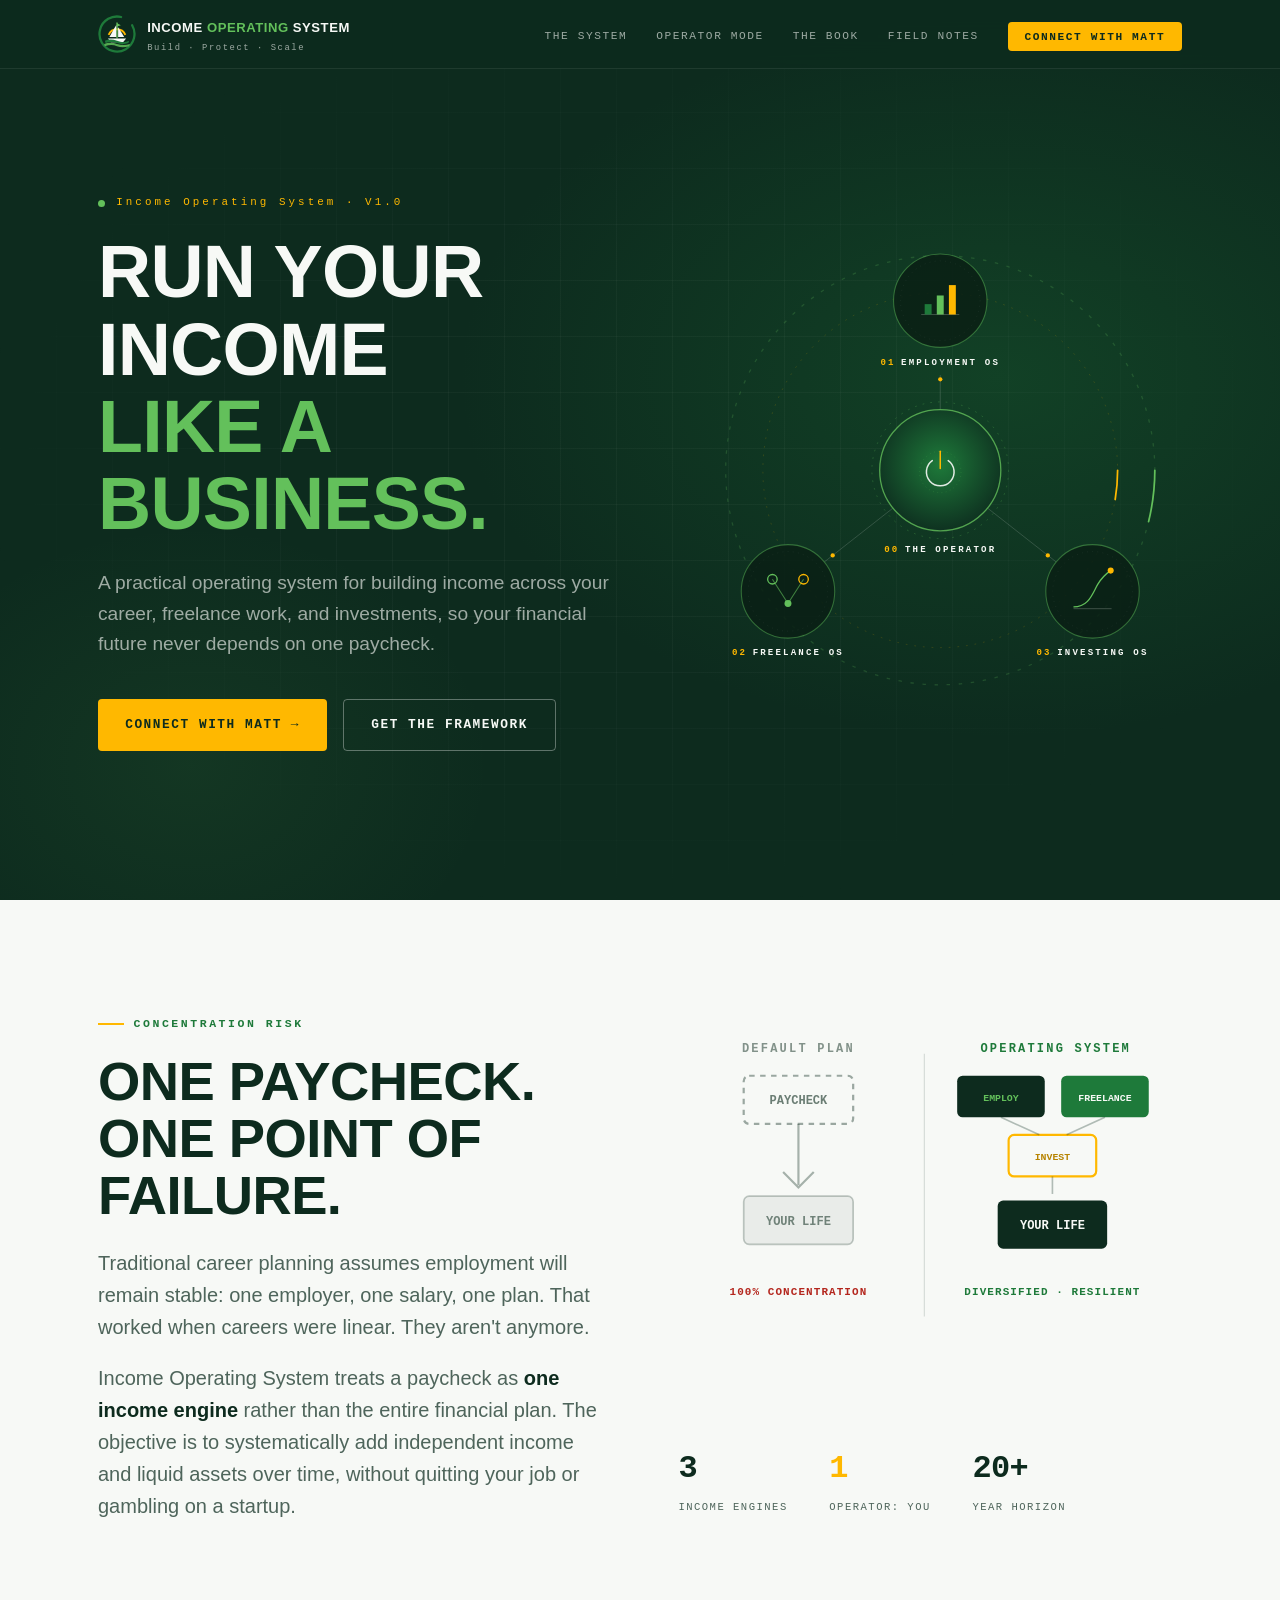
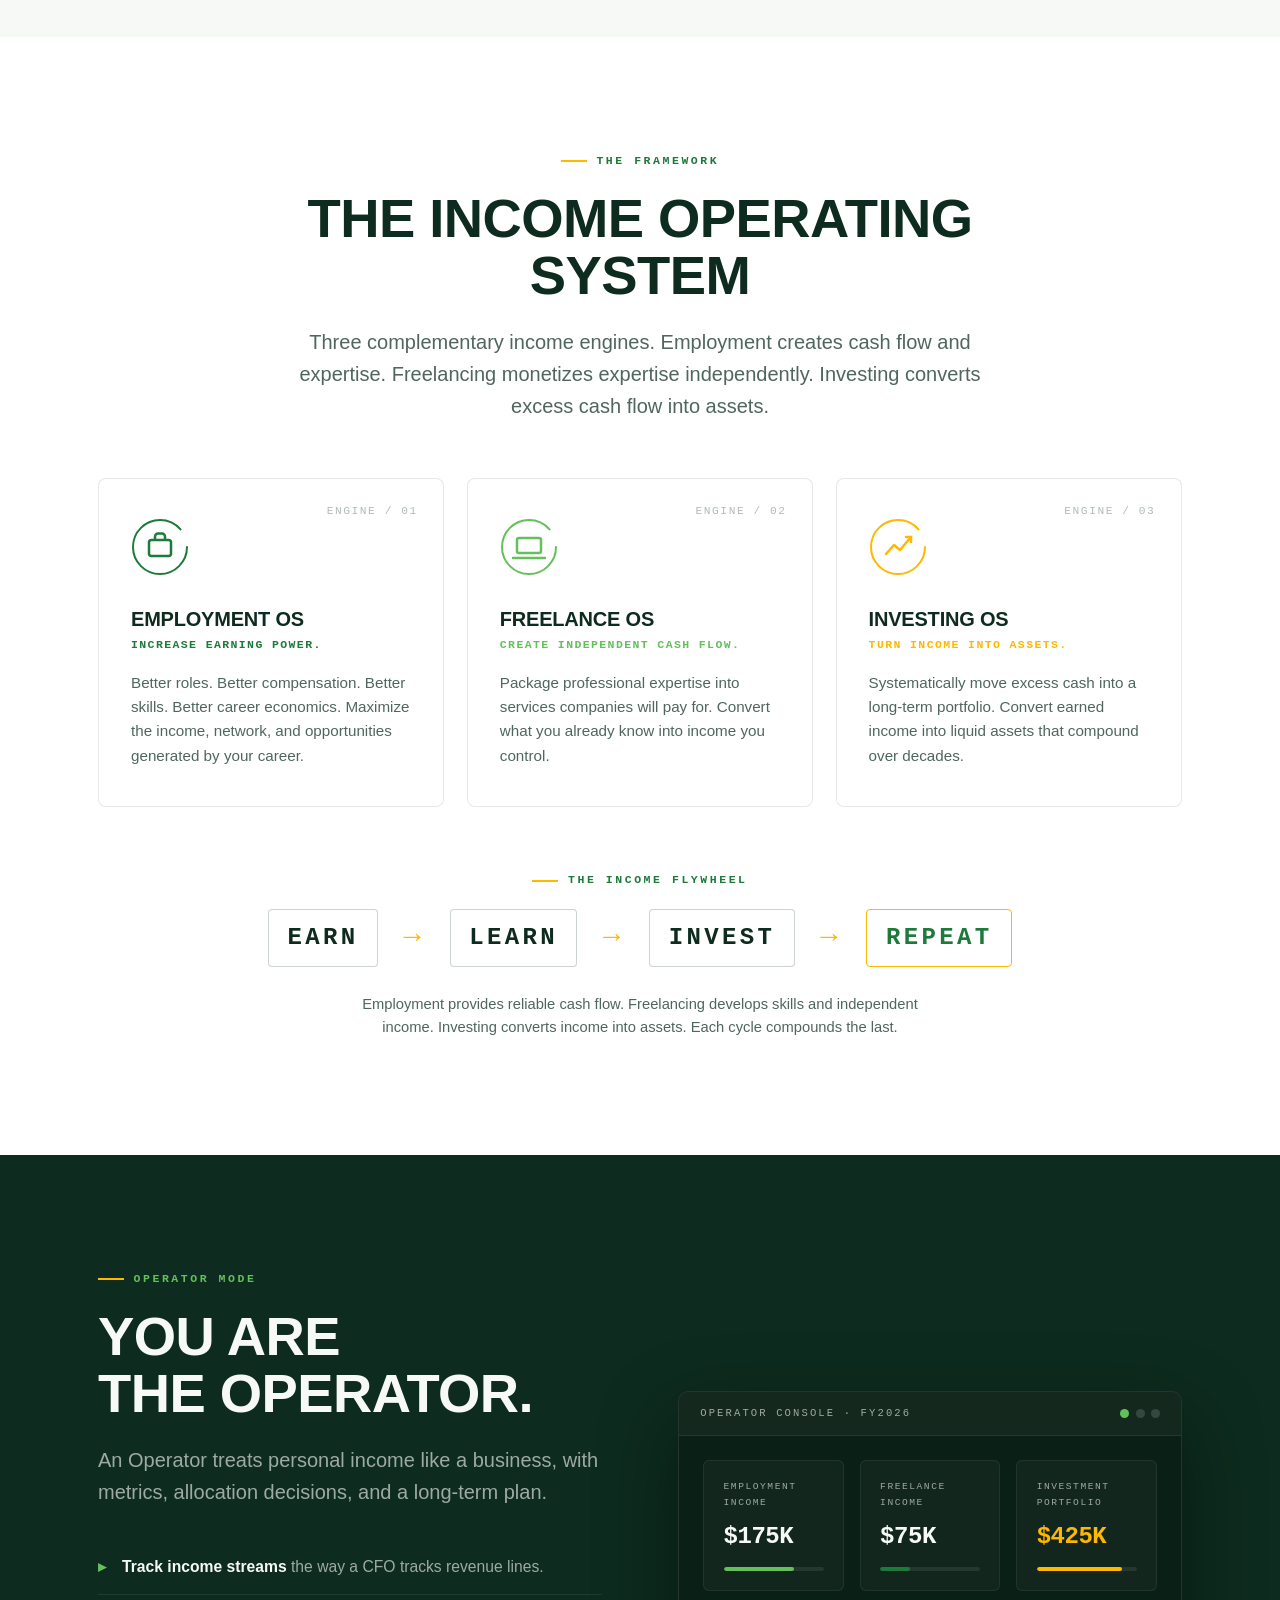
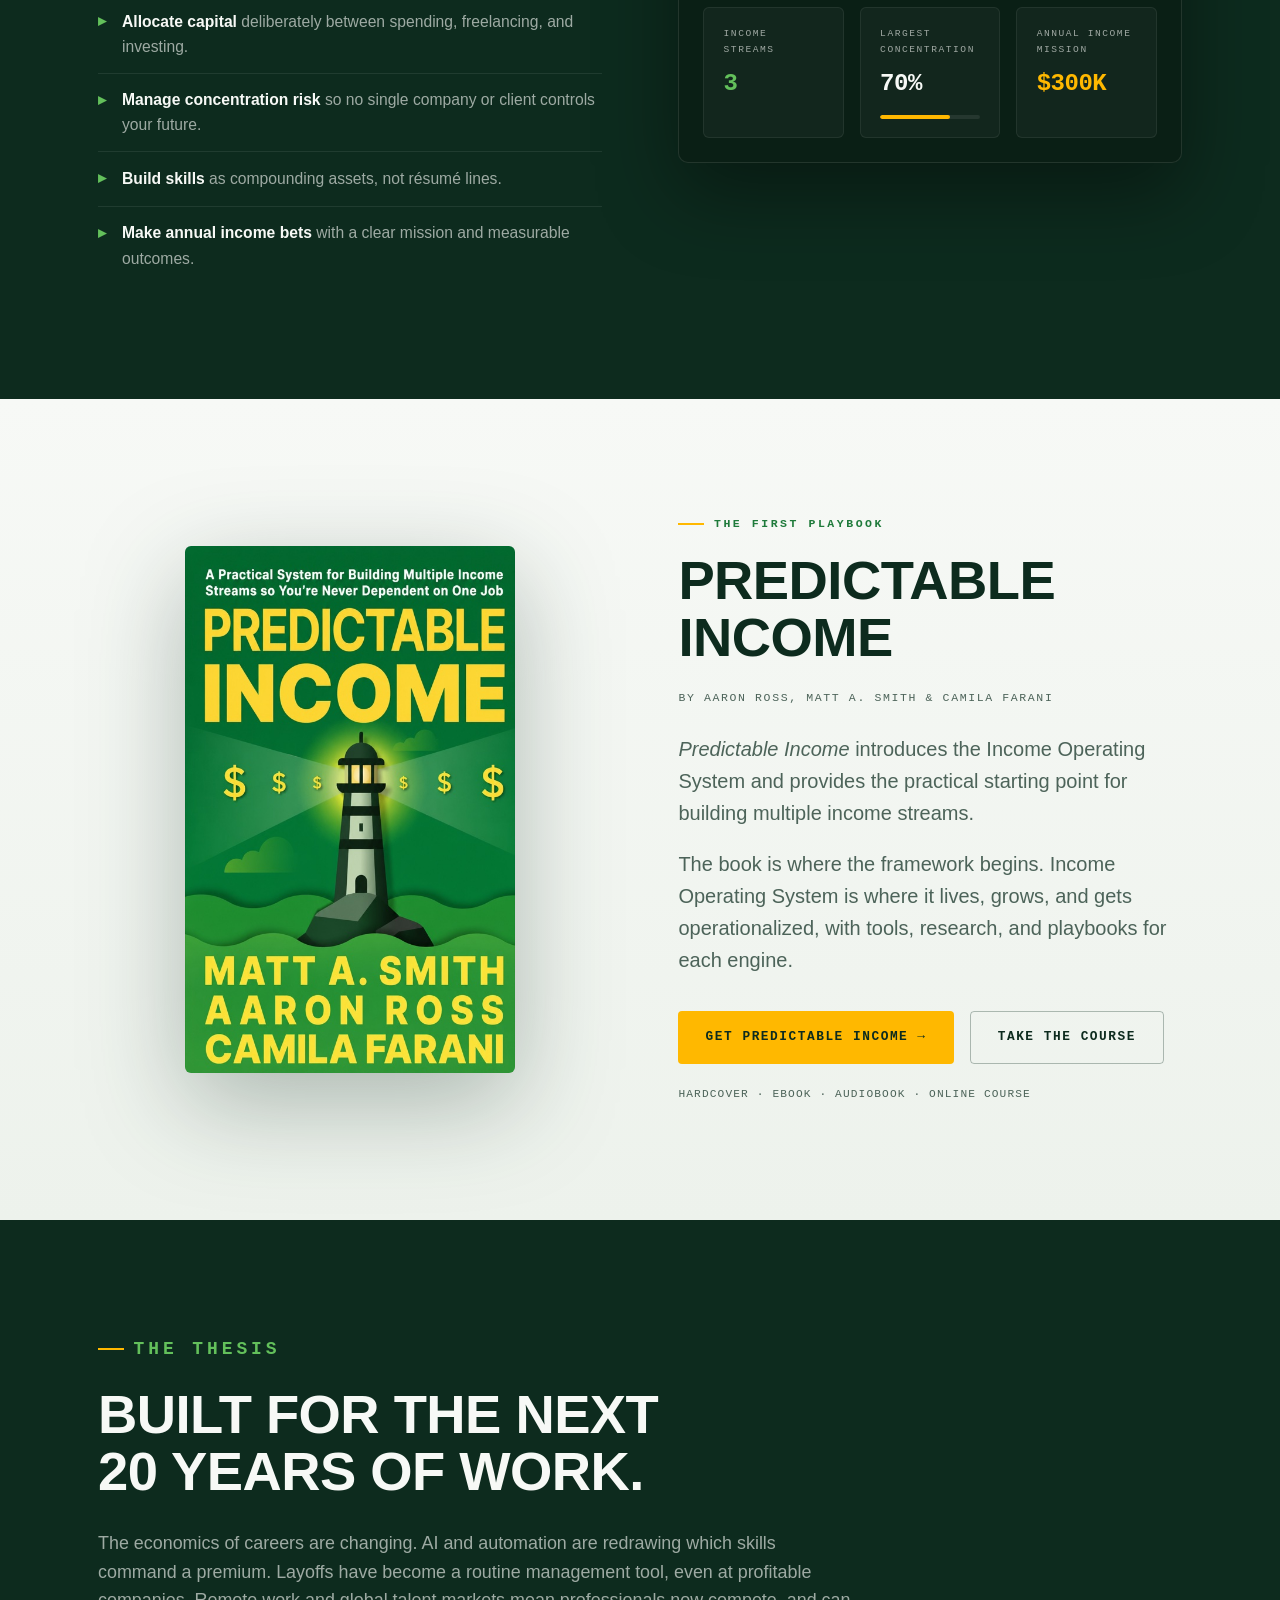
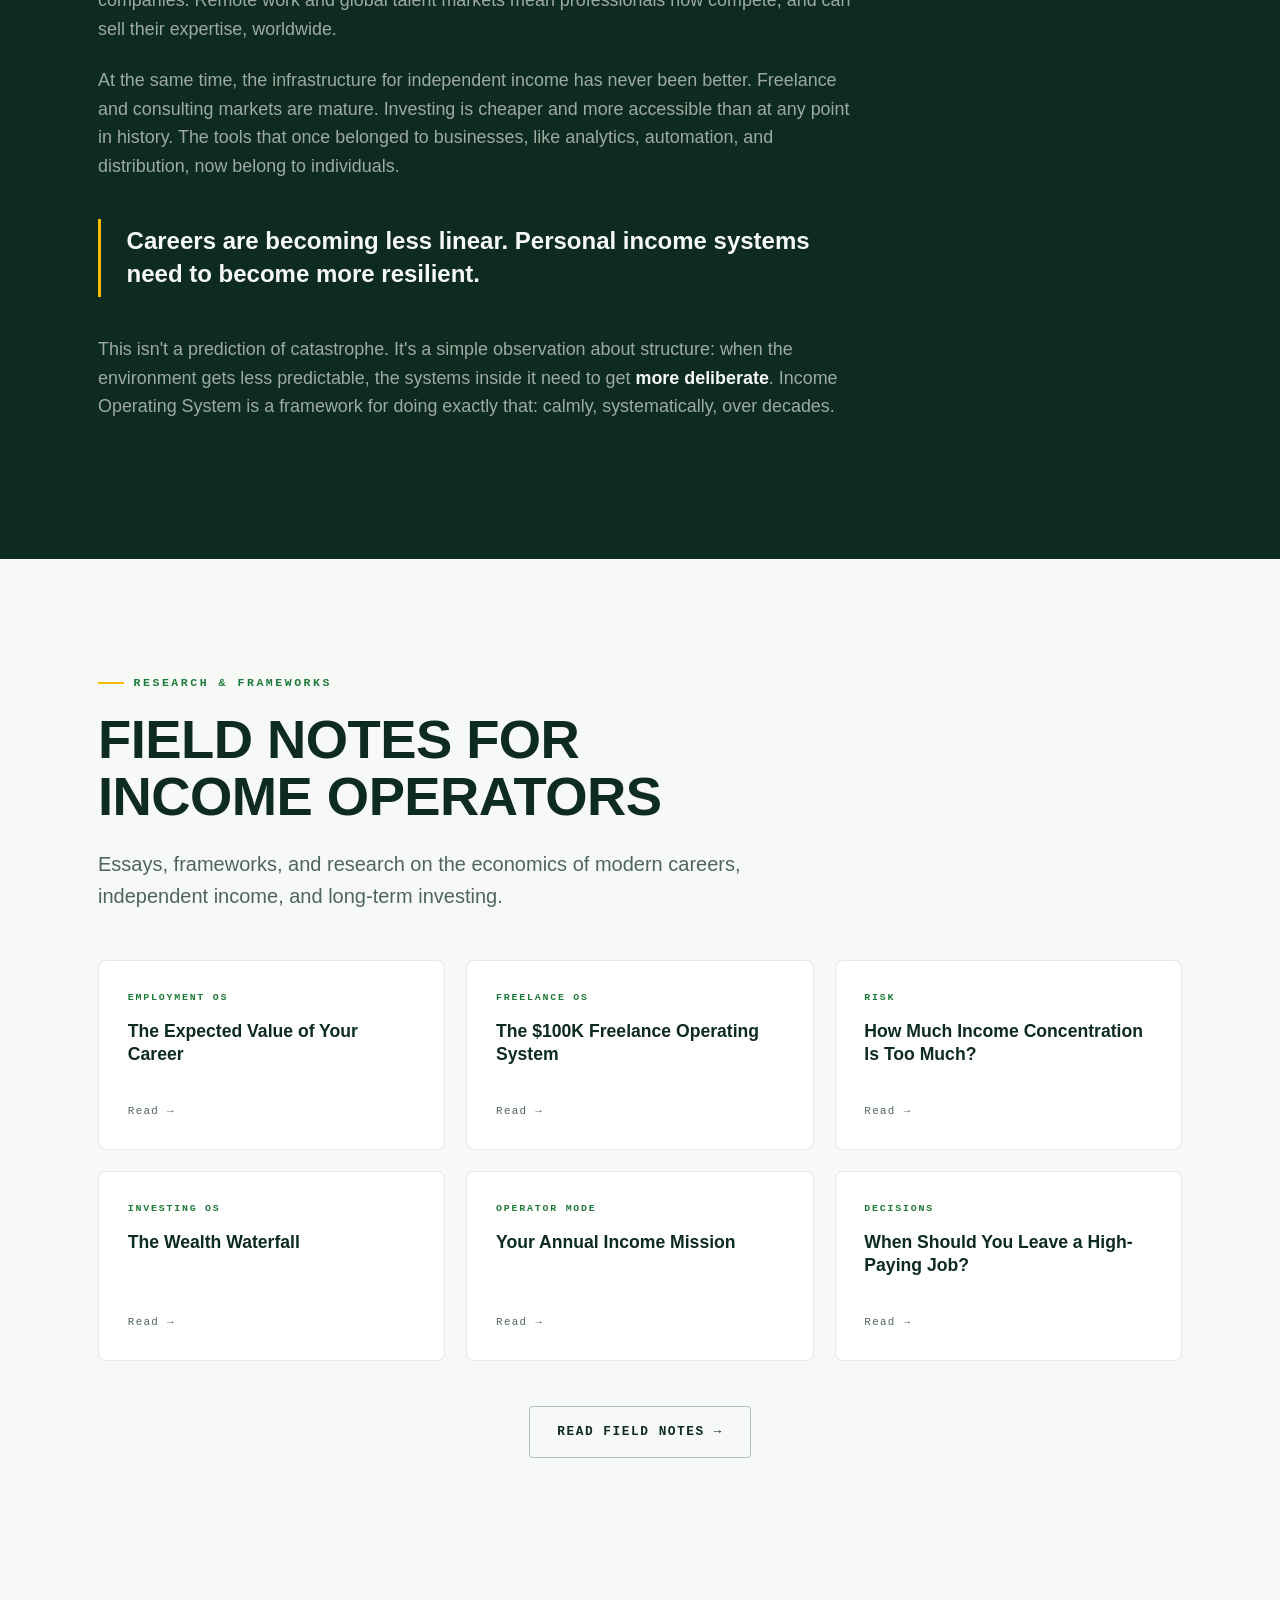
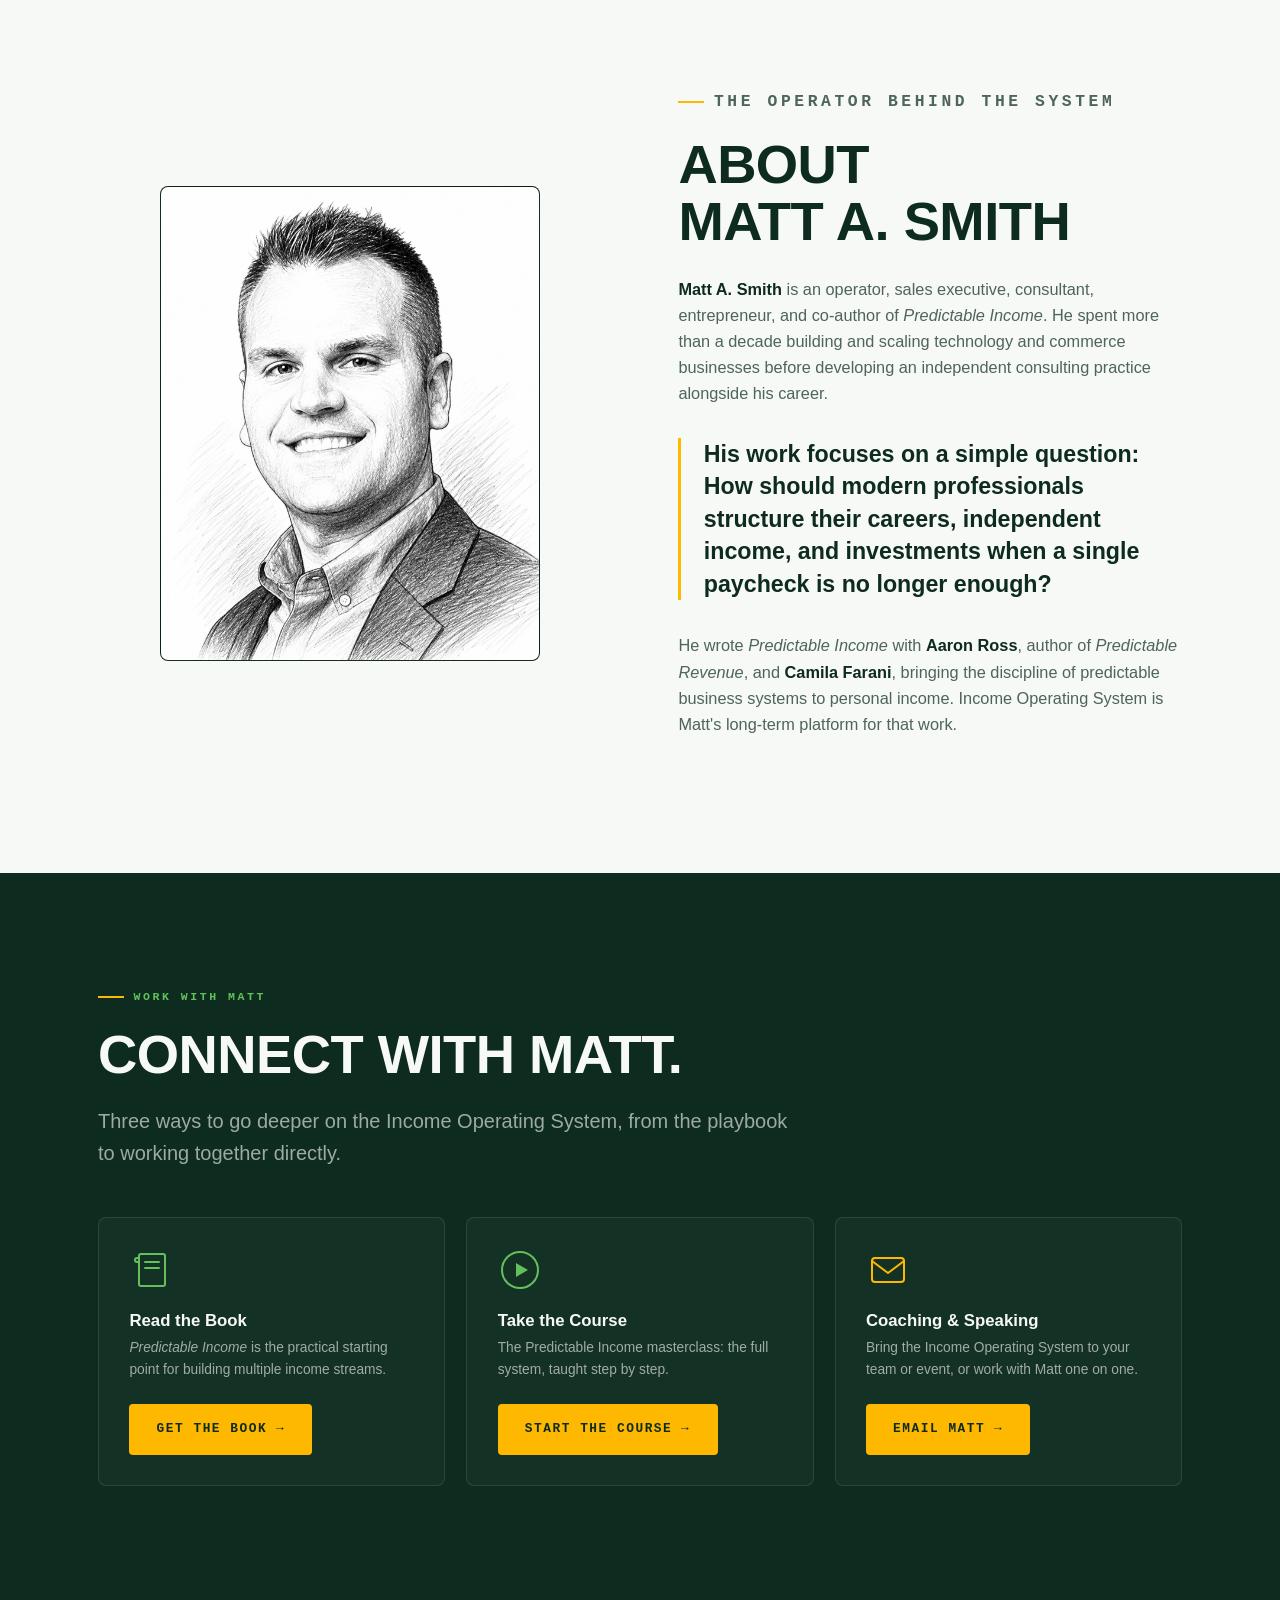
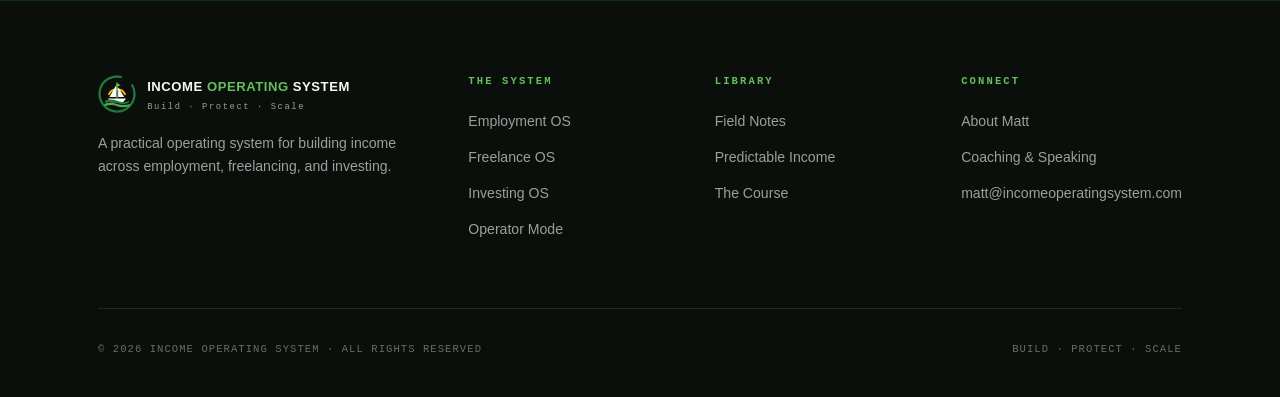
<file: index.html>
<!DOCTYPE html>
<html lang="en">
<head>
<meta charset="UTF-8">
<meta name="viewport" content="width=device-width, initial-scale=1.0">
<title>Income Operating System | Run Your Income Like a Business</title>
<meta name="description" content="A practical operating system for building income across your career, freelance work, and investments. Build three complementary income streams so your financial future never depends on one paycheck.">
<meta property="og:title" content="Income Operating System">
<meta property="og:description" content="Run your income like a business. Build income across employment, freelancing, and investing.">
<meta property="og:type" content="website">
<meta property="og:url" content="https://www.incomeoperatingsystem.com/">
<meta property="og:image" content="https://www.incomeoperatingsystem.com/assets/og-image.png">
<meta property="og:image:width" content="1200">
<meta property="og:image:height" content="630">
<meta property="og:site_name" content="Income Operating System">
<meta name="twitter:card" content="summary_large_image">
<meta name="twitter:title" content="Income Operating System">
<meta name="twitter:description" content="Run your income like a business. Build income across employment, freelancing, and investing.">
<meta name="twitter:image" content="https://www.incomeoperatingsystem.com/assets/og-image.png">
<link rel="canonical" href="https://www.incomeoperatingsystem.com/">
<script type="application/ld+json">
{
  "@context": "https://schema.org",
  "@graph": [
    {
      "@type": "WebSite",
      "@id": "https://www.incomeoperatingsystem.com/#website",
      "url": "https://www.incomeoperatingsystem.com/",
      "name": "Income Operating System",
      "description": "A practical operating system for building income across employment, freelancing, and investing.",
      "publisher": {"@id": "https://www.incomeoperatingsystem.com/#matt"}
    },
    {
      "@type": "Person",
      "@id": "https://www.incomeoperatingsystem.com/#matt",
      "name": "Matt A. Smith",
      "email": "matt@incomeoperatingsystem.com",
      "url": "https://www.incomeoperatingsystem.com/#about",
      "jobTitle": "Operator, Author",
      "description": "Operator, sales executive, consultant, entrepreneur, and co-author of Predictable Income."
    },
    {
      "@type": "Book",
      "@id": "https://www.incomeoperatingsystem.com/#book",
      "name": "Predictable Income",
      "alternateName": "Predictable Income: A Practical System for Building Multiple Income Streams so You're Never Dependent on One Job",
      "author": [
        {"@id": "https://www.incomeoperatingsystem.com/#matt"},
        {"@type": "Person", "name": "Aaron Ross"},
        {"@type": "Person", "name": "Camila Farani"}
      ],
      "image": "https://www.incomeoperatingsystem.com/assets/predictable-income-cover.jpg",
      "url": "https://www.amazon.com/Predictable-Income-Practical-Building-Dependent/dp/0984380299/",
      "isbn": "0984380299"
    }
  ]
}
</script>
<link rel="icon" href="data:image/svg+xml,%3Csvg xmlns='http://www.w3.org/2000/svg' viewBox='0 0 100 100'%3E%3Ccircle cx='50' cy='50' r='48' fill='%230D2B1E'/%3E%3Cpath d='M50 20 L50 62' stroke='%2363C05B' stroke-width='4'/%3E%3Cpath d='M50 24 L28 58 L48 58 Z' fill='%23F7F9F6'/%3E%3Cpath d='M54 30 L54 58 L70 58 Z' fill='%23F7F9F6'/%3E%3Cpath d='M22 66 Q35 60 50 66 T78 66 L74 76 L26 76 Z' fill='%231E7A3A'/%3E%3C/svg%3E">
<style>
:root{
  --ink:#0D2B1E;
  --green:#1E7A3A;
  --bright:#63C05B;
  --gold:#FFB800;
  --paper:#F7F9F6;
  --white:#FFFFFF;
  --black:#0A0F0C;
  --ink-70:rgba(13,43,30,.72);
  --paper-60:rgba(247,249,246,.62);
  --paper-30:rgba(247,249,246,.14);
  --font:"Inter","SF Pro Display","Helvetica Neue",Arial,sans-serif;
  --mono:"SF Mono","IBM Plex Mono",ui-monospace,Menlo,monospace;
}
*{margin:0;padding:0;box-sizing:border-box}
html{scroll-behavior:smooth}
body{font-family:var(--font);background:var(--paper);color:var(--ink);line-height:1.6;-webkit-font-smoothing:antialiased;overflow-x:hidden}
img{max-width:100%}
a{color:inherit}

/* ---------- type ---------- */
h1,h2,h3,.display{font-weight:800;letter-spacing:-.01em;line-height:1.05;text-transform:uppercase}
.eyebrow{font-family:var(--mono);font-size:.72rem;letter-spacing:.22em;text-transform:uppercase;font-weight:600;color:var(--green);display:flex;align-items:center;gap:.6rem;margin-bottom:1.2rem}
.eyebrow::before{content:"";width:26px;height:2px;background:var(--gold);display:inline-block}
.eyebrow.on-dark{color:var(--bright)}
h2{font-size:clamp(2rem,4.6vw,3.4rem);margin-bottom:1.4rem}
.lede{font-size:clamp(1.05rem,1.6vw,1.25rem);color:var(--ink-70);max-width:44rem;font-weight:400}
.on-dark .lede,.dark .lede{color:var(--paper-60)}

/* ---------- layout ---------- */
.wrap{max-width:1180px;margin:0 auto;padding:0 clamp(1.25rem,4vw,3rem)}
section{padding:clamp(4.5rem,9vw,8rem) 0;position:relative}
.dark{background:var(--ink);color:var(--paper)}

/* ---------- buttons ---------- */
.btn{display:inline-flex;align-items:center;gap:.55rem;font-family:var(--mono);font-size:.8rem;font-weight:600;letter-spacing:.12em;text-transform:uppercase;text-decoration:none;padding:.95rem 1.7rem;border-radius:4px;transition:transform .18s ease,box-shadow .18s ease,background .18s ease;cursor:pointer;border:none}
.btn:hover{transform:translateY(-2px)}
.btn-gold{background:var(--gold);color:var(--ink)}
.btn-gold:hover{box-shadow:0 8px 24px rgba(255,184,0,.35)}
.btn-ghost{background:transparent;color:var(--paper);border:1px solid rgba(247,249,246,.35)}
.btn-ghost:hover{border-color:var(--bright);color:var(--bright)}
.btn-ghost-ink{background:transparent;color:var(--ink);border:1px solid rgba(13,43,30,.3)}
.btn-ghost-ink:hover{border-color:var(--green);color:var(--green)}
.btn .arrow{transition:transform .18s ease}
.btn:hover .arrow{transform:translateX(3px)}

/* ---------- nav ---------- */
nav{position:fixed;top:0;left:0;right:0;z-index:100;background:rgba(13,43,30,.82);backdrop-filter:blur(14px);-webkit-backdrop-filter:blur(14px);border-bottom:1px solid rgba(247,249,246,.08)}
.nav-inner{max-width:1180px;margin:0 auto;padding:.85rem clamp(1.25rem,4vw,3rem);display:flex;align-items:center;justify-content:space-between;gap:1rem}
.logo{display:flex;align-items:center;gap:.7rem;text-decoration:none;color:var(--paper)}
.logo svg{width:38px;height:38px;flex:none}
.logo-word{font-weight:800;font-size:.82rem;line-height:1.15;text-transform:uppercase;letter-spacing:.04em}
.logo-word em{font-style:normal;color:var(--bright)}
.logo-tag{font-family:var(--mono);font-size:.55rem;letter-spacing:.18em;color:var(--paper-60);margin-top:.1rem}
.nav-links{display:flex;gap:1.8rem;list-style:none;align-items:center}
.nav-links a{font-family:var(--mono);font-size:.7rem;letter-spacing:.14em;text-transform:uppercase;text-decoration:none;color:var(--paper-60);transition:color .15s}
.nav-links a:hover{color:var(--bright)}
.nav-cta{background:var(--gold);color:var(--ink)!important;padding:.55rem 1.05rem;border-radius:4px;font-weight:700}
.nav-cta:hover{color:var(--ink)!important;filter:brightness(1.06)}
.menu-btn{display:none;background:none;border:none;color:var(--paper);font-size:1.5rem;cursor:pointer}

/* ---------- hero ---------- */
.hero{background:var(--ink);color:var(--paper);min-height:100vh;display:flex;align-items:center;padding:7.5rem 0 5rem;position:relative;overflow:hidden}
.hero::before{content:"";position:absolute;inset:0;background:
  radial-gradient(ellipse 900px 600px at 78% 42%,rgba(30,122,58,.28),transparent 60%),
  radial-gradient(ellipse 500px 400px at 15% 85%,rgba(99,192,91,.08),transparent 60%)}
.hero-grid-bg{position:absolute;inset:0;background-image:linear-gradient(rgba(247,249,246,.035) 1px,transparent 1px),linear-gradient(90deg,rgba(247,249,246,.035) 1px,transparent 1px);background-size:56px 56px;mask-image:radial-gradient(ellipse at center,black 30%,transparent 75%)}
.hero .wrap{display:grid;grid-template-columns:1.05fr .95fr;gap:clamp(2rem,5vw,5rem);align-items:center;position:relative;z-index:2}
.hero h1{font-size:clamp(2.6rem,6vw,4.6rem);margin:1.2rem 0 1.6rem}
.hero h1 .accent{color:var(--bright)}
.hero-sub{font-size:clamp(1.05rem,1.5vw,1.25rem);color:var(--paper-60);max-width:32rem;margin-bottom:2.4rem}
.hero-ctas{display:flex;gap:1rem;flex-wrap:wrap}
.hero-badge{font-family:var(--mono);font-size:.68rem;letter-spacing:.28em;color:var(--gold);display:inline-flex;align-items:center;gap:.7rem}
.hero-badge .dot{width:7px;height:7px;border-radius:50%;background:var(--bright);animation:pulse 2.4s infinite}
@keyframes pulse{0%,100%{box-shadow:0 0 0 0 rgba(99,192,91,.5)}55%{box-shadow:0 0 0 8px rgba(99,192,91,0)}}

/* ---------- system diagram ---------- */
.sys-diagram{width:100%;max-width:560px;margin:0 auto;display:block}
.rot-slow{transform-origin:center;animation:spin 90s linear infinite}
.rot-rev{transform-origin:center;animation:spinrev 140s linear infinite}
@keyframes spin{to{transform:rotate(360deg)}}
@keyframes spinrev{to{transform:rotate(-360deg)}}
@media (prefers-reduced-motion:reduce){.rot-slow,.rot-rev{animation:none}}
.node-label{font-family:var(--mono);font-weight:700;letter-spacing:.1em}

/* ---------- failure section ---------- */
.two-col{display:grid;grid-template-columns:1fr 1fr;gap:clamp(2.5rem,6vw,6rem);align-items:center}
.stat-strip{display:flex;gap:2.6rem;margin-top:2.6rem;flex-wrap:wrap}
.stat .num{font-family:var(--mono);font-weight:700;font-size:2rem;color:var(--ink);letter-spacing:-.02em}
.dark .stat .num{color:var(--paper)}
.stat .num .u{color:var(--gold)}
.stat .lab{font-family:var(--mono);font-size:.66rem;letter-spacing:.14em;text-transform:uppercase;color:var(--ink-70);margin-top:.3rem}
.dark .stat .lab{color:var(--paper-60)}

/* ---------- engines ---------- */
.engines{display:grid;grid-template-columns:repeat(3,1fr);gap:1.4rem;margin-top:3.5rem}
.engine{background:var(--white);border:1px solid rgba(13,43,30,.1);border-radius:8px;padding:2.4rem 2rem;position:relative;overflow:hidden;transition:transform .25s ease,box-shadow .25s ease,border-color .25s ease}
.engine::before{content:"";position:absolute;top:0;left:0;right:0;height:3px;background:var(--engine-c,var(--green));transform:scaleX(0);transform-origin:left;transition:transform .3s ease}
.engine:hover{transform:translateY(-6px);box-shadow:0 20px 44px rgba(13,43,30,.12);border-color:transparent}
.engine:hover::before{transform:scaleX(1)}
.engine .e-icon{width:58px;height:58px;margin-bottom:1.6rem}
.engine .e-num{position:absolute;top:1.5rem;right:1.6rem;font-family:var(--mono);font-size:.7rem;color:rgba(13,43,30,.32);letter-spacing:.14em}
.engine h3{font-size:1.25rem;margin-bottom:.4rem}
.engine .e-sub{font-family:var(--mono);font-size:.72rem;letter-spacing:.12em;text-transform:uppercase;color:var(--engine-c,var(--green));font-weight:700;margin-bottom:1rem}
.engine p{font-size:.95rem;color:var(--ink-70)}
.flywheel{margin-top:4rem;text-align:center}
.flow-line{display:flex;justify-content:center;align-items:center;gap:clamp(.6rem,2.4vw,1.6rem);flex-wrap:wrap;font-family:var(--mono);font-weight:700;font-size:clamp(.95rem,2.4vw,1.5rem);letter-spacing:.14em}
.flow-line .step{padding:.55rem 1.15rem;border:1px solid rgba(13,43,30,.2);border-radius:4px;background:var(--white)}
.flow-line .arr{color:var(--gold);font-size:1.2em}
.flow-note{margin-top:1.6rem;font-size:.92rem;color:var(--ink-70);max-width:38rem;margin-left:auto;margin-right:auto}

/* ---------- operator ---------- */
.dashboard{background:#0A1F15;border:1px solid rgba(247,249,246,.1);border-radius:10px;overflow:hidden;box-shadow:0 30px 80px rgba(0,0,0,.4)}
.dash-bar{display:flex;align-items:center;justify-content:space-between;padding:.8rem 1.3rem;background:rgba(247,249,246,.04);border-bottom:1px solid rgba(247,249,246,.08)}
.dash-title{font-family:var(--mono);font-size:.66rem;letter-spacing:.2em;color:var(--paper-60)}
.dash-dots{display:flex;gap:.4rem}
.dash-dots span{width:9px;height:9px;border-radius:50%;background:rgba(247,249,246,.15)}
.dash-dots span:first-child{background:var(--bright)}
.dash-body{padding:1.5rem;display:grid;grid-template-columns:repeat(3,1fr);gap:1rem}
.metric{background:rgba(247,249,246,.035);border:1px solid rgba(247,249,246,.07);border-radius:6px;padding:1.15rem 1.2rem}
.metric .m-lab{font-family:var(--mono);font-size:.6rem;letter-spacing:.16em;text-transform:uppercase;color:var(--paper-60);margin-bottom:.5rem}
.metric .m-val{font-family:var(--mono);font-weight:700;font-size:1.5rem;color:var(--paper);letter-spacing:-.02em}
.metric .m-val.gold{color:var(--gold)}
.metric .m-val.green{color:var(--bright)}
.metric .m-bar{height:4px;background:rgba(247,249,246,.08);border-radius:2px;margin-top:.7rem;overflow:hidden}
.metric .m-bar i{display:block;height:100%;background:var(--m-c,var(--bright));border-radius:2px;width:0;transition:width 1.2s cubic-bezier(.22,1,.36,1)}
.op-list{list-style:none;margin-top:2rem}
.op-list li{display:flex;gap:1rem;align-items:flex-start;padding:.85rem 0;border-bottom:1px solid rgba(247,249,246,.08);font-size:.98rem;color:var(--paper-60)}
.op-list li:last-child{border-bottom:none}
.op-list .tick{color:var(--bright);font-family:var(--mono);font-weight:700;flex:none;margin-top:.1rem}
.op-list b{color:var(--paper);font-weight:600}

/* ---------- book ---------- */
.book-section{background:linear-gradient(180deg,var(--paper) 0%,#EDF2EC 100%)}
.book-cover{width:100%;max-width:330px;margin:0 auto;display:block;filter:drop-shadow(0 30px 50px rgba(13,43,30,.3));transition:transform .3s ease}
.book-cover:hover{transform:translateY(-6px) rotate(-.5deg)}
.book-meta{font-family:var(--mono);font-size:.72rem;letter-spacing:.14em;text-transform:uppercase;color:var(--ink-70);margin-bottom:1.6rem}
.plat-note{margin-top:1.4rem;font-family:var(--mono);font-size:.7rem;letter-spacing:.1em;color:var(--ink-70)}

/* ---------- editorial ---------- */
.editorial{max-width:760px}
.editorial p{margin-bottom:1.4rem;font-size:clamp(1rem,1.4vw,1.15rem);color:var(--paper-60)}
.editorial p b{color:var(--paper);font-weight:600}
.pull{border-left:3px solid var(--gold);padding:.4rem 0 .4rem 1.6rem;margin:2.4rem 0;font-size:clamp(1.15rem,2vw,1.5rem);font-weight:700;line-height:1.35;color:var(--paper);text-transform:none;letter-spacing:0}

/* ---------- field notes ---------- */
.cards-3{display:grid;grid-template-columns:repeat(3,1fr);gap:1.3rem;margin-top:3rem}
.note-card{background:var(--white);border:1px solid rgba(13,43,30,.1);border-radius:8px;padding:1.8rem;text-decoration:none;display:flex;flex-direction:column;gap:.9rem;transition:transform .22s ease,box-shadow .22s ease;min-height:190px}
.note-card:hover{transform:translateY(-5px);box-shadow:0 16px 38px rgba(13,43,30,.12)}
.note-card .nc-tag{font-family:var(--mono);font-size:.62rem;letter-spacing:.18em;text-transform:uppercase;color:var(--green);font-weight:700}
.note-card h3{font-size:1.1rem;line-height:1.3;text-transform:none;letter-spacing:0;flex:1}
.note-card .nc-more{font-family:var(--mono);font-size:.68rem;letter-spacing:.12em;color:var(--ink-70)}
.note-card:hover .nc-more{color:var(--gold)}
.section-cta{margin-top:2.8rem;text-align:center}

/* ---------- tools ---------- */
.tools-grid{display:grid;grid-template-columns:repeat(3,1fr);gap:1.3rem;margin-top:3rem}
.tool-card{background:rgba(247,249,246,.03);border:1px solid rgba(247,249,246,.1);border-radius:8px;padding:1.9rem;position:relative;transition:border-color .22s ease,background .22s ease}
.tool-card:hover{border-color:rgba(99,192,91,.5);background:rgba(99,192,91,.05)}
.tool-card .t-icon{width:44px;height:44px;margin-bottom:1.2rem}
.tool-card h3{font-size:1.05rem;text-transform:none;letter-spacing:0;margin-bottom:.5rem;color:var(--paper)}
.tool-card p{font-size:.86rem;color:var(--paper-60)}
.badge{position:absolute;top:1.4rem;right:1.4rem;font-family:var(--mono);font-size:.56rem;letter-spacing:.16em;text-transform:uppercase;padding:.3rem .6rem;border-radius:3px}
.badge.soon{background:rgba(255,184,0,.14);color:var(--gold);border:1px solid rgba(255,184,0,.3)}

/* ---------- brief ---------- */
.brief{background:var(--green);color:var(--paper);text-align:center;overflow:hidden;position:relative}
.brief::before{content:"";position:absolute;inset:0;background:radial-gradient(ellipse 700px 400px at 50% 120%,rgba(13,43,30,.55),transparent)}
.brief .wrap{position:relative;z-index:2;max-width:720px}
.brief h2{color:var(--white)}
.brief h2 .gold{color:var(--gold)}
.brief-form{display:flex;gap:.8rem;max-width:480px;margin:2.4rem auto 0;flex-wrap:wrap;justify-content:center}
.brief-form input{flex:1;min-width:230px;padding:1rem 1.2rem;border:1px solid rgba(247,249,246,.3);background:rgba(13,43,30,.35);border-radius:4px;color:var(--paper);font-family:var(--mono);font-size:.85rem;outline:none;transition:border-color .18s}
.brief-form input::placeholder{color:rgba(247,249,246,.5)}
.brief-form input:focus{border-color:var(--gold)}
.brief-note{margin-top:1.2rem;font-family:var(--mono);font-size:.66rem;letter-spacing:.12em;color:rgba(247,249,246,.55)}

/* ---------- about ---------- */
.about-photo{width:100%;max-width:380px;aspect-ratio:4/5;border-radius:8px;background:linear-gradient(160deg,#123524,#0A1F15);border:1px solid rgba(13,43,30,.15);display:flex;align-items:center;justify-content:center;position:relative;overflow:hidden;margin:0 auto}
.about-photo svg{width:52%;opacity:.9}
.about-photo .ph-tag{position:absolute;bottom:1.1rem;left:0;right:0;text-align:center;font-family:var(--mono);font-size:.6rem;letter-spacing:.22em;color:var(--paper-60);text-transform:uppercase}
.about p{margin-bottom:1.3rem;color:var(--ink-70);font-size:1.02rem}
.about p b{color:var(--ink);font-weight:600}
.about .q{font-size:clamp(1.15rem,1.9vw,1.45rem);font-weight:700;color:var(--ink);line-height:1.4;border-left:3px solid var(--gold);padding-left:1.4rem;margin:2rem 0}

/* ---------- footer ---------- */
footer{background:var(--black);color:var(--paper);padding:4.5rem 0 2.5rem}
.foot-grid{display:grid;grid-template-columns:1.6fr 1fr 1fr 1fr;gap:2.5rem;margin-bottom:3.5rem}
.foot-brand .logo{margin-bottom:1.1rem}
.foot-brand p{font-size:.88rem;color:var(--paper-60);max-width:20rem}
.foot-col h4{font-family:var(--mono);font-size:.66rem;letter-spacing:.2em;text-transform:uppercase;color:var(--bright);margin-bottom:1.1rem}
.foot-col ul{list-style:none}
.foot-col li{margin-bottom:.65rem}
.foot-col a{font-size:.88rem;color:var(--paper-60);text-decoration:none;transition:color .15s}
.foot-col a:hover{color:var(--gold)}
.foot-bottom{border-top:1px solid rgba(247,249,246,.1);padding-top:2rem;display:flex;justify-content:space-between;gap:1rem;flex-wrap:wrap;font-family:var(--mono);font-size:.66rem;letter-spacing:.1em;color:rgba(247,249,246,.4)}

/* ---------- reveal ---------- */
.reveal{opacity:0;transform:translateY(28px);transition:opacity .7s ease,transform .7s ease}
.reveal.in{opacity:1;transform:none}
.reveal.d1{transition-delay:.1s}.reveal.d2{transition-delay:.2s}.reveal.d3{transition-delay:.3s}
@media (prefers-reduced-motion:reduce){.reveal{opacity:1;transform:none;transition:none}}

/* ---------- responsive ---------- */
@media (max-width:960px){
  .hero .wrap{grid-template-columns:1fr;text-align:center}
  .hero-sub{margin-left:auto;margin-right:auto}
  .hero-ctas{justify-content:center}
  .eyebrow{justify-content:center}
  .hero .eyebrow{justify-content:center}
  .sys-diagram{max-width:440px;margin-top:1.5rem}
  .two-col{grid-template-columns:1fr}
  .engines,.cards-3,.tools-grid{grid-template-columns:1fr 1fr}
  .dash-body{grid-template-columns:1fr 1fr}
  .foot-grid{grid-template-columns:1fr 1fr}
  .nav-links{display:none;position:absolute;top:100%;left:0;right:0;background:var(--ink);flex-direction:column;padding:1.5rem;gap:1.3rem;border-bottom:1px solid rgba(247,249,246,.1)}
  .nav-links.open{display:flex}
  .menu-btn{display:block}
}
@media (max-width:600px){
  .engines,.cards-3,.tools-grid,.dash-body,.foot-grid{grid-template-columns:1fr}
  .stat-strip{gap:1.6rem}
  section{padding:3.5rem 0}
  .hero{padding-top:6.5rem}
}
</style>
</head>
<body>

<!-- ============ NAV ============ -->
<nav>
  <div class="nav-inner">
    <a class="logo" href="#top" aria-label="Income Operating System home">
      <svg viewBox="0 0 100 100" aria-hidden="true">
        <circle cx="50" cy="50" r="46" fill="none" stroke="#1E7A3A" stroke-width="6" stroke-dasharray="250 40" stroke-linecap="round" transform="rotate(-30 50 50)"/>
        <path d="M28 52 A 24 24 0 0 1 72 52" fill="none" stroke="#FFB800" stroke-width="5"/>
        <path d="M50 20 L50 62" stroke="#63C05B" stroke-width="3.5"/>
        <path d="M50 22 L50 30 L60 27 Z" fill="#63C05B"/>
        <path d="M48 26 L30 58 L48 58 Z" fill="#F7F9F6"/>
        <path d="M53 32 L53 58 L69 58 Z" fill="#F7F9F6"/>
        <path d="M26 62 L74 62 L66 72 L34 72 Z" fill="#F7F9F6"/>
        <path d="M18 68 Q32 61 50 68 T82 68 L80 74 Q64 80 50 74 T20 74 Z" fill="#1E7A3A"/>
        <path d="M16 76 Q32 70 50 76 T84 76 L82 82 Q64 88 50 82 T18 82 Z" fill="#63C05B" opacity=".85"/>
      </svg>
      <span>
        <span class="logo-word">Income <em>Operating</em> System</span>
        <span class="logo-tag" style="display:block">Build&nbsp;·&nbsp;Protect&nbsp;·&nbsp;Scale</span>
      </span>
    </a>
    <button class="menu-btn" aria-label="Menu" onclick="document.querySelector('.nav-links').classList.toggle('open')">☰</button>
    <ul class="nav-links">
      <li><a href="#system">The System</a></li>
      <li><a href="#operator">Operator Mode</a></li>
      <li><a href="#book">The Book</a></li>
      <li><a href="#fieldnotes">Field Notes</a></li>
      <li><a href="#connect" class="nav-cta">Connect with Matt</a></li>
    </ul>
  </div>
</nav>

<!-- ============ HERO ============ -->
<header class="hero" id="top">
  <div class="hero-grid-bg" aria-hidden="true"></div>
  <div class="wrap">
    <div>
      <span class="hero-badge"><span class="dot"></span>Income Operating System · V1.0</span>
      <h1>Run Your Income<br><span class="accent">Like a Business.</span></h1>
      <p class="hero-sub">A practical operating system for building income across your career, freelance work, and investments, so your financial future never depends on one paycheck.</p>
      <div class="hero-ctas">
        <a class="btn btn-gold" href="#connect">Connect with Matt <span class="arrow">→</span></a>
        <a class="btn btn-ghost" href="#system">Get the Framework</a>
      </div>
    </div>
    <div>
      <!-- ===== Operator system architecture diagram ===== -->
      <svg class="sys-diagram" viewBox="0 0 560 560" role="img" aria-label="System diagram: the Operator at the center connected to Employment OS, Freelance OS, and Investing OS">
        <defs>
          <radialGradient id="coreG" cx="50%" cy="45%" r="60%">
            <stop offset="0%" stop-color="#1E7A3A"/><stop offset="100%" stop-color="#0D2B1E"/>
          </radialGradient>
        </defs>
        <!-- rotating orbit rings -->
        <g class="rot-slow">
          <circle cx="280" cy="280" r="248" fill="none" stroke="rgba(99,192,91,.22)" stroke-width="1.5" stroke-dasharray="4 10"/>
          <circle cx="280" cy="280" r="248" fill="none" stroke="#63C05B" stroke-width="2" stroke-dasharray="60 1500" stroke-linecap="round"/>
        </g>
        <g class="rot-rev">
          <circle cx="280" cy="280" r="205" fill="none" stroke="rgba(255,184,0,.18)" stroke-width="1" stroke-dasharray="2 8"/>
          <circle cx="280" cy="280" r="205" fill="none" stroke="#FFB800" stroke-width="2" stroke-dasharray="34 1260" stroke-linecap="round"/>
        </g>
        <!-- connectors -->
        <g stroke="rgba(247,249,246,.18)" stroke-width="1">
          <line x1="280" y1="210" x2="280" y2="170"/>
          <line x1="225" y1="324" x2="146" y2="386"/>
          <line x1="335" y1="324" x2="414" y2="386"/>
        </g>
        <g fill="#FFB800"><circle cx="280" cy="190" r="2.5"><animate attributeName="cy" values="210;170;210" dur="6s" repeatCount="indefinite"/></circle>
        <circle r="2.5"><animateMotion dur="6s" repeatCount="indefinite" path="M225,324 L146,386 L225,324"/></circle>
        <circle r="2.5"><animateMotion dur="6s" repeatCount="indefinite" path="M335,324 L414,386 L335,324"/></circle></g>
        <!-- engine nodes -->
        <g font-family="ui-monospace,Menlo,monospace" text-anchor="middle">
          <!-- employment -->
          <g>
            <circle cx="280" cy="84" r="54" fill="rgba(10,31,21,.85)" stroke="rgba(99,192,91,.45)" stroke-width="1.25"/>
            <circle cx="280" cy="84" r="46" fill="none" stroke="rgba(247,249,246,.08)" stroke-width="1" stroke-dasharray="1 5"/>
            <path d="M258 100 h44" stroke="rgba(247,249,246,.25)" stroke-width="1"/>
            <rect x="262" y="88" width="8" height="12" fill="#1E7A3A"/>
            <rect x="276" y="78" width="8" height="22" fill="#63C05B"/>
            <rect x="290" y="66" width="8" height="34" fill="#FFB800"/>
            <text x="280" y="158" font-size="10.5" letter-spacing="2.5" fill="#F7F9F6" font-weight="600"><tspan fill="#FFB800">01&#8202;&#8202;</tspan>EMPLOYMENT OS</text>
          </g>
          <!-- freelance -->
          <g>
            <circle cx="104" cy="420" r="54" fill="rgba(10,31,21,.85)" stroke="rgba(99,192,91,.45)" stroke-width="1.25"/>
            <circle cx="104" cy="420" r="46" fill="none" stroke="rgba(247,249,246,.08)" stroke-width="1" stroke-dasharray="1 5"/>
            <path d="M104 434 L86 406 M104 434 L122 406" stroke="rgba(99,192,91,.6)" stroke-width="1.25"/>
            <circle cx="104" cy="434" r="4" fill="#63C05B"/>
            <circle cx="86" cy="406" r="5.5" fill="none" stroke="#63C05B" stroke-width="1.5"/>
            <circle cx="122" cy="406" r="5.5" fill="none" stroke="#FFB800" stroke-width="1.5"/>
            <text x="104" y="494" font-size="10.5" letter-spacing="2.5" fill="#F7F9F6" font-weight="600"><tspan fill="#FFB800">02&#8202;&#8202;</tspan>FREELANCE OS</text>
          </g>
          <!-- investing -->
          <g>
            <circle cx="456" cy="420" r="54" fill="rgba(10,31,21,.85)" stroke="rgba(99,192,91,.45)" stroke-width="1.25"/>
            <circle cx="456" cy="420" r="46" fill="none" stroke="rgba(247,249,246,.08)" stroke-width="1" stroke-dasharray="1 5"/>
            <path d="M434 440 h44" stroke="rgba(247,249,246,.25)" stroke-width="1"/>
            <path d="M434 438 C452 438 456 422 462 412 C466 405 471 400 477 396" fill="none" stroke="#63C05B" stroke-width="1.5"/>
            <circle cx="477" cy="396" r="3.5" fill="#FFB800"/>
            <text x="456" y="494" font-size="10.5" letter-spacing="2.5" fill="#F7F9F6" font-weight="600"><tspan fill="#FFB800">03&#8202;&#8202;</tspan>INVESTING OS</text>
          </g>
          <!-- operator core -->
          <g>
            <circle cx="280" cy="280" r="70" fill="url(#coreG)" stroke="rgba(99,192,91,.8)" stroke-width="1.5"/>
            <circle cx="280" cy="280" r="79" fill="none" stroke="rgba(99,192,91,.3)" stroke-width="1" stroke-dasharray="2 7"/>
            <path d="M289.2 268.9 A16 16 0 1 1 270.8 268.9" fill="none" stroke="rgba(247,249,246,.9)" stroke-width="1.75" stroke-linecap="round"/>
            <path d="M280 258 L280 278" stroke="#FFB800" stroke-width="1.75" stroke-linecap="round"/>
            <circle cx="280" cy="282" r="24" fill="none" stroke="rgba(99,192,91,.25)" stroke-width="1" stroke-dasharray="1 4"/>
            <text x="280" y="374" font-size="10.5" letter-spacing="2.5" fill="#F7F9F6" font-weight="600"><tspan fill="#FFB800">00&#8202;&#8202;</tspan>THE OPERATOR</text>
          </g>
        </g>
      </svg>
    </div>
  </div>
</header>

<!-- ============ ONE PAYCHECK ============ -->
<section id="risk">
  <div class="wrap two-col">
    <div class="reveal">
      <p class="eyebrow">Concentration Risk</p>
      <h2>One Paycheck.<br>One Point of Failure.</h2>
      <p class="lede">Traditional career planning assumes employment will remain stable: one employer, one salary, one plan. That worked when careers were linear. They aren't anymore.</p>
      <p class="lede" style="margin-top:1.2rem">Income Operating System treats a paycheck as <b style="color:var(--ink)">one income engine</b> rather than the entire financial plan. The objective is to systematically add independent income and liquid assets over time, without quitting your job or gambling on a startup.</p>
    </div>
    <div class="reveal d1">
      <svg viewBox="0 0 460 340" style="width:100%" role="img" aria-label="Diagram contrasting a single income source against a diversified three-engine system">
        <g font-family="ui-monospace,Menlo,monospace" font-size="11" font-weight="700">
          <!-- single point -->
          <text x="110" y="28" fill="rgba(13,43,30,.5)" text-anchor="middle" letter-spacing="2">DEFAULT PLAN</text>
          <rect x="60" y="50" width="100" height="44" rx="5" fill="none" stroke="rgba(13,43,30,.4)" stroke-width="2" stroke-dasharray="5 5"/>
          <text x="110" y="76" fill="rgba(13,43,30,.6)" text-anchor="middle">PAYCHECK</text>
          <line x1="110" y1="94" x2="110" y2="150" stroke="rgba(13,43,30,.35)" stroke-width="2"/>
          <path d="M96 138 L110 152 L124 138" fill="none" stroke="rgba(13,43,30,.35)" stroke-width="2"/>
          <rect x="60" y="160" width="100" height="44" rx="5" fill="rgba(13,43,30,.06)" stroke="rgba(13,43,30,.25)" stroke-width="1.5"/>
          <text x="110" y="186" fill="rgba(13,43,30,.55)" text-anchor="middle">YOUR LIFE</text>
          <text x="110" y="250" fill="#B4271E" text-anchor="middle" font-size="10" letter-spacing="1">100% CONCENTRATION</text>
          <!-- divider -->
          <line x1="225" y1="30" x2="225" y2="270" stroke="rgba(13,43,30,.15)" stroke-width="1"/>
          <!-- system -->
          <text x="345" y="28" fill="#1E7A3A" text-anchor="middle" letter-spacing="2">OPERATING SYSTEM</text>
          <rect x="255" y="50" width="80" height="38" rx="5" fill="#0D2B1E"/>
          <text x="295" y="73" fill="#63C05B" text-anchor="middle" font-size="9">EMPLOY</text>
          <rect x="350" y="50" width="80" height="38" rx="5" fill="#1E7A3A"/>
          <text x="390" y="73" fill="#F7F9F6" text-anchor="middle" font-size="9">FREELANCE</text>
          <rect x="302" y="104" width="80" height="38" rx="5" fill="none" stroke="#FFB800" stroke-width="2"/>
          <text x="342" y="127" fill="#B78400" text-anchor="middle" font-size="9">INVEST</text>
          <line x1="295" y1="88" x2="330" y2="104" stroke="rgba(13,43,30,.3)" stroke-width="1.5"/>
          <line x1="390" y1="88" x2="355" y2="104" stroke="rgba(13,43,30,.3)" stroke-width="1.5"/>
          <line x1="342" y1="142" x2="342" y2="158" stroke="rgba(13,43,30,.3)" stroke-width="1.5"/>
          <rect x="292" y="164" width="100" height="44" rx="5" fill="#0D2B1E"/>
          <text x="342" y="190" fill="#F7F9F6" text-anchor="middle">YOUR LIFE</text>
          <text x="342" y="250" fill="#1E7A3A" text-anchor="middle" font-size="10" letter-spacing="1">DIVERSIFIED · RESILIENT</text>
        </g>
      </svg>
      <div class="stat-strip">
        <div class="stat reveal d1"><div class="num"><span class="count" data-target="3">0</span></div><div class="lab">Income Engines</div></div>
        <div class="stat reveal d2"><div class="num"><span class="u">1</span></div><div class="lab">Operator: You</div></div>
        <div class="stat reveal d3"><div class="num"><span class="count" data-target="20">0</span>+</div><div class="lab">Year Horizon</div></div>
      </div>
    </div>
  </div>
</section>

<!-- ============ THE SYSTEM ============ -->
<section id="system" style="background:var(--white)">
  <div class="wrap">
    <div class="reveal" style="text-align:center;max-width:46rem;margin:0 auto">
      <p class="eyebrow" style="justify-content:center">The Framework</p>
      <h2>The Income Operating System</h2>
      <p class="lede" style="margin:0 auto">Three complementary income engines. Employment creates cash flow and expertise. Freelancing monetizes expertise independently. Investing converts excess cash flow into assets.</p>
    </div>
    <div class="engines">
      <div class="engine reveal" style="--engine-c:#1E7A3A">
        <span class="e-num">ENGINE / 01</span>
        <svg class="e-icon" viewBox="0 0 58 58"><circle cx="29" cy="29" r="27" fill="none" stroke="#1E7A3A" stroke-width="2" stroke-dasharray="150 30" stroke-linecap="round"/><rect x="18" y="22" width="22" height="16" rx="2.5" fill="none" stroke="#1E7A3A" stroke-width="2.5"/><path d="M24 22 v-3.5 a3 3 0 0 1 3-3 h4 a3 3 0 0 1 3 3 V22" fill="none" stroke="#1E7A3A" stroke-width="2.5"/></svg>
        <h3>Employment OS</h3>
        <div class="e-sub">Increase earning power.</div>
        <p>Better roles. Better compensation. Better skills. Better career economics. Maximize the income, network, and opportunities generated by your career.</p>
      </div>
      <div class="engine reveal d1" style="--engine-c:#63C05B">
        <span class="e-num">ENGINE / 02</span>
        <svg class="e-icon" viewBox="0 0 58 58"><circle cx="29" cy="29" r="27" fill="none" stroke="#63C05B" stroke-width="2" stroke-dasharray="150 30" stroke-linecap="round"/><rect x="17" y="20" width="24" height="15" rx="2" fill="none" stroke="#63C05B" stroke-width="2.5"/><path d="M13 40 h32" stroke="#63C05B" stroke-width="2.5" stroke-linecap="round"/></svg>
        <h3>Freelance OS</h3>
        <div class="e-sub">Create independent cash flow.</div>
        <p>Package professional expertise into services companies will pay for. Convert what you already know into income you control.</p>
      </div>
      <div class="engine reveal d2" style="--engine-c:#FFB800">
        <span class="e-num">ENGINE / 03</span>
        <svg class="e-icon" viewBox="0 0 58 58"><circle cx="29" cy="29" r="27" fill="none" stroke="#FFB800" stroke-width="2" stroke-dasharray="150 30" stroke-linecap="round"/><path d="M17 36 l8-9 6 5 11-13" fill="none" stroke="#FFB800" stroke-width="2.5" stroke-linecap="round" stroke-linejoin="round"/><path d="M37 19 h5 v5" fill="none" stroke="#FFB800" stroke-width="2.5" stroke-linecap="round"/></svg>
        <h3>Investing OS</h3>
        <div class="e-sub">Turn income into assets.</div>
        <p>Systematically move excess cash into a long-term portfolio. Convert earned income into liquid assets that compound over decades.</p>
      </div>
    </div>
    <div class="flywheel reveal">
      <p class="eyebrow" style="justify-content:center">The Income Flywheel</p>
      <div class="flow-line">
        <span class="step">EARN</span><span class="arr">→</span>
        <span class="step">LEARN</span><span class="arr">→</span>
        <span class="step">INVEST</span><span class="arr">→</span>
        <span class="step" style="border-color:var(--gold);color:var(--green)">REPEAT</span>
      </div>
      <p class="flow-note">Employment provides reliable cash flow. Freelancing develops skills and independent income. Investing converts income into assets. Each cycle compounds the last.</p>
    </div>
  </div>
</section>

<!-- ============ OPERATOR ============ -->
<section id="operator" class="dark">
  <div class="wrap two-col">
    <div class="reveal">
      <p class="eyebrow on-dark">Operator Mode</p>
      <h2>You Are<br>The Operator.</h2>
      <p class="lede">An Operator treats personal income like a business, with metrics, allocation decisions, and a long-term plan.</p>
      <ul class="op-list">
        <li><span class="tick">▸</span><span><b>Track income streams</b> the way a CFO tracks revenue lines.</span></li>
        <li><span class="tick">▸</span><span><b>Allocate capital</b> deliberately between spending, freelancing, and investing.</span></li>
        <li><span class="tick">▸</span><span><b>Manage concentration risk</b> so no single company or client controls your future.</span></li>
        <li><span class="tick">▸</span><span><b>Build skills</b> as compounding assets, not résumé lines.</span></li>
        <li><span class="tick">▸</span><span><b>Make annual income bets</b> with a clear mission and measurable outcomes.</span></li>
      </ul>
    </div>
    <div class="reveal d1">
      <div class="dashboard">
        <div class="dash-bar">
          <span class="dash-title">OPERATOR CONSOLE · FY2026</span>
          <div class="dash-dots"><span></span><span></span><span></span></div>
        </div>
        <div class="dash-body">
          <div class="metric"><div class="m-lab">Employment Income</div><div class="m-val">$<span class="count" data-target="175">0</span>K</div><div class="m-bar" style="--m-c:#63C05B"><i data-w="70"></i></div></div>
          <div class="metric"><div class="m-lab">Freelance Income</div><div class="m-val">$<span class="count" data-target="75">0</span>K</div><div class="m-bar" style="--m-c:#1E7A3A"><i data-w="30"></i></div></div>
          <div class="metric"><div class="m-lab">Investment Portfolio</div><div class="m-val gold">$<span class="count" data-target="425">0</span>K</div><div class="m-bar" style="--m-c:#FFB800"><i data-w="85"></i></div></div>
          <div class="metric"><div class="m-lab">Income Streams</div><div class="m-val green"><span class="count" data-target="3">0</span></div></div>
          <div class="metric"><div class="m-lab">Largest Concentration</div><div class="m-val"><span class="count" data-target="70">0</span>%</div><div class="m-bar" style="--m-c:#FFB800"><i data-w="70"></i></div></div>
          <div class="metric"><div class="m-lab">Annual Income Mission</div><div class="m-val gold">$<span class="count" data-target="300">0</span>K</div></div>
        </div>
      </div>
    </div>
  </div>
</section>

<!-- ============ BOOK ============ -->
<section id="book" class="book-section">
  <div class="wrap two-col">
    <div class="reveal" style="text-align:center">
      <img class="book-cover" src="assets/predictable-income-cover.jpg" alt="Predictable Income book cover by Matt A. Smith, Aaron Ross, and Camila Farani" style="border-radius:6px">
    </div>
    <div class="reveal d1">
      <p class="eyebrow">The First Playbook</p>
      <h2>Predictable Income</h2>
      <p class="book-meta">By Aaron Ross, Matt A. Smith &amp; Camila Farani</p>
      <p class="lede"><i>Predictable Income</i> introduces the Income Operating System and provides the practical starting point for building multiple income streams.</p>
      <p class="lede" style="margin-top:1.2rem">The book is where the framework begins. Income Operating System is where it lives, grows, and gets operationalized, with tools, research, and playbooks for each engine.</p>
      <div style="margin-top:2.2rem;display:flex;gap:1rem;flex-wrap:wrap">
        <a class="btn btn-gold" href="https://www.amazon.com/Predictable-Income-Practical-Building-Dependent/dp/0984380299/" target="_blank" rel="noopener">Get Predictable Income <span class="arrow">→</span></a>
        <a class="btn btn-ghost-ink" href="https://www.udemy.com/course/predictable-income/" target="_blank" rel="noopener">Take the Course</a>
      </div>
      <p class="plat-note">HARDCOVER · EBOOK · AUDIOBOOK · ONLINE COURSE</p>
    </div>
  </div>
</section>

<!-- ============ NEXT 20 YEARS ============ -->
<section class="dark" id="thesis">
  <div class="wrap">
    <div class="editorial reveal">
      <p class="eyebrow on-dark">The Thesis</p>
      <h2>Built for the Next<br>20 Years of Work.</h2>
      <p style="margin-top:1.8rem">The economics of careers are changing. AI and automation are redrawing which skills command a premium. Layoffs have become a routine management tool, even at profitable companies. Remote work and global talent markets mean professionals now compete, and can sell their expertise, worldwide.</p>
      <p>At the same time, the infrastructure for independent income has never been better. Freelance and consulting markets are mature. Investing is cheaper and more accessible than at any point in history. The tools that once belonged to businesses, like analytics, automation, and distribution, now belong to individuals.</p>
      <div class="pull">Careers are becoming less linear. Personal income systems need to become more resilient.</div>
      <p>This isn't a prediction of catastrophe. It's a simple observation about structure: when the environment gets less predictable, the systems inside it need to get <b>more deliberate</b>. Income Operating System is a framework for doing exactly that: calmly, systematically, over decades.</p>
    </div>
  </div>
</section>

<!-- ============ FIELD NOTES ============ -->
<section id="fieldnotes">
  <div class="wrap">
    <div class="reveal" style="max-width:46rem">
      <p class="eyebrow">Research &amp; Frameworks</p>
      <h2>Field Notes for<br>Income Operators</h2>
      <p class="lede">Essays, frameworks, and research on the economics of modern careers, independent income, and long-term investing.</p>
    </div>
    <div class="cards-3">
      <a class="note-card reveal" href="notes/the-expected-value-of-your-career.html"><span class="nc-tag">Employment OS</span><h3>The Expected Value of Your Career</h3><span class="nc-more">Read →</span></a>
      <a class="note-card reveal d1" href="notes/the-100k-freelance-operating-system.html"><span class="nc-tag">Freelance OS</span><h3>The $100K Freelance Operating System</h3><span class="nc-more">Read →</span></a>
      <a class="note-card reveal d2" href="notes/how-much-income-concentration-is-too-much.html"><span class="nc-tag">Risk</span><h3>How Much Income Concentration Is Too Much?</h3><span class="nc-more">Read →</span></a>
      <a class="note-card reveal" href="notes/the-wealth-waterfall.html"><span class="nc-tag">Investing OS</span><h3>The Wealth Waterfall</h3><span class="nc-more">Read →</span></a>
      <a class="note-card reveal d1" href="notes/your-annual-income-mission.html"><span class="nc-tag">Operator Mode</span><h3>Your Annual Income Mission</h3><span class="nc-more">Read →</span></a>
      <a class="note-card reveal d2" href="notes/when-should-you-leave-a-high-paying-job.html"><span class="nc-tag">Decisions</span><h3>When Should You Leave a High-Paying Job?</h3><span class="nc-more">Read →</span></a>
    </div>
    <div class="section-cta reveal"><a class="btn btn-ghost-ink" href="notes/index.html">Read Field Notes <span class="arrow">→</span></a></div>
  </div>
</section>

<!-- ============ ABOUT ============ -->
<section id="about" class="about">
  <div class="wrap two-col">
    <div class="reveal">
      <div class="about-photo">
        <img src="assets/matt-a-smith.jpg" alt="Matt A. Smith" style="width:100%;height:100%;object-fit:cover">
      </div>
    </div>
    <div class="reveal d1">
      <p class="eyebrow">The Operator Behind the System</p>
      <h2>About<br>Matt A. Smith</h2>
      <p style="margin-top:1.6rem"><b>Matt A. Smith</b> is an operator, sales executive, consultant, entrepreneur, and co-author of <i>Predictable Income</i>. He spent more than a decade building and scaling technology and commerce businesses before developing an independent consulting practice alongside his career.</p>
      <div class="q">His work focuses on a simple question: How should modern professionals structure their careers, independent income, and investments when a single paycheck is no longer enough?</div>
      <p>He wrote <i>Predictable Income</i> with <b>Aaron Ross</b>, author of <i>Predictable Revenue</i>, and <b>Camila Farani</b>, bringing the discipline of predictable business systems to personal income. Income Operating System is Matt's long-term platform for that work.</p>
    </div>
  </div>
</section>

<!-- ============ CONNECT ============ -->
<section id="connect" class="dark">
  <div class="wrap">
    <div class="reveal" style="max-width:46rem">
      <p class="eyebrow on-dark">Work with Matt</p>
      <h2>Connect with Matt.</h2>
      <p class="lede">Three ways to go deeper on the Income Operating System, from the playbook to working together directly.</p>
    </div>
    <div class="tools-grid" style="grid-template-columns:repeat(3,1fr)">
      <div class="tool-card reveal" style="display:flex;flex-direction:column">
        <svg class="t-icon" viewBox="0 0 44 44"><rect x="10" y="6" width="26" height="32" rx="2" fill="none" stroke="#63C05B" stroke-width="2"/><path d="M10 10 h-2 a2 2 0 0 0 0 4 h2 M16 14 h14 M16 20 h14" stroke="#63C05B" stroke-width="2" stroke-linecap="round" fill="none"/></svg>
        <h3>Read the Book</h3>
        <p style="flex:1"><i>Predictable Income</i> is the practical starting point for building multiple income streams.</p>
        <div style="margin-top:1.4rem"><a class="btn btn-gold" href="https://www.amazon.com/Predictable-Income-Practical-Building-Dependent/dp/0984380299/" target="_blank" rel="noopener">Get the Book <span class="arrow">→</span></a></div>
      </div>
      <div class="tool-card reveal d1" style="display:flex;flex-direction:column">
        <svg class="t-icon" viewBox="0 0 44 44"><circle cx="22" cy="22" r="18" fill="none" stroke="#63C05B" stroke-width="2"/><path d="M18 15 L30 22 L18 29 Z" fill="#63C05B"/></svg>
        <h3>Take the Course</h3>
        <p style="flex:1">The Predictable Income masterclass: the full system, taught step by step.</p>
        <div style="margin-top:1.4rem"><a class="btn btn-gold" href="https://www.udemy.com/course/predictable-income/" target="_blank" rel="noopener">Start the Course <span class="arrow">→</span></a></div>
      </div>
      <div class="tool-card reveal d2" style="display:flex;flex-direction:column">
        <svg class="t-icon" viewBox="0 0 44 44"><rect x="6" y="10" width="32" height="24" rx="3" fill="none" stroke="#FFB800" stroke-width="2"/><path d="M6 13 L22 25 L38 13" fill="none" stroke="#FFB800" stroke-width="2" stroke-linecap="round" stroke-linejoin="round"/></svg>
        <h3>Coaching &amp; Speaking</h3>
        <p style="flex:1">Bring the Income Operating System to your team or event, or work with Matt one on one.</p>
        <div style="margin-top:1.4rem"><a class="btn btn-gold" href="mailto:matt@incomeoperatingsystem.com?subject=Coaching%20%2F%20Speaking%20Inquiry">Email Matt <span class="arrow">→</span></a></div>
      </div>
    </div>
  </div>
</section>

<!-- ============ FOOTER ============ -->
<footer>
  <div class="wrap">
    <div class="foot-grid">
      <div class="foot-brand">
        <a class="logo" href="#top">
          <svg viewBox="0 0 100 100" aria-hidden="true">
            <circle cx="50" cy="50" r="46" fill="none" stroke="#1E7A3A" stroke-width="6" stroke-dasharray="250 40" stroke-linecap="round" transform="rotate(-30 50 50)"/>
            <path d="M28 52 A 24 24 0 0 1 72 52" fill="none" stroke="#FFB800" stroke-width="5"/>
            <path d="M50 20 L50 62" stroke="#63C05B" stroke-width="3.5"/>
            <path d="M50 22 L50 30 L60 27 Z" fill="#63C05B"/>
            <path d="M48 26 L30 58 L48 58 Z" fill="#F7F9F6"/>
            <path d="M53 32 L53 58 L69 58 Z" fill="#F7F9F6"/>
            <path d="M26 62 L74 62 L66 72 L34 72 Z" fill="#F7F9F6"/>
            <path d="M18 68 Q32 61 50 68 T82 68 L80 74 Q64 80 50 74 T20 74 Z" fill="#1E7A3A"/>
            <path d="M16 76 Q32 70 50 76 T84 76 L82 82 Q64 88 50 82 T18 82 Z" fill="#63C05B" opacity=".85"/>
          </svg>
          <span><span class="logo-word">Income <em>Operating</em> System</span><span class="logo-tag" style="display:block">Build&nbsp;·&nbsp;Protect&nbsp;·&nbsp;Scale</span></span>
        </a>
        <p>A practical operating system for building income across employment, freelancing, and investing.</p>
      </div>
      <div class="foot-col">
        <h4>The System</h4>
        <ul>
          <li><a href="#system">Employment OS</a></li>
          <li><a href="#system">Freelance OS</a></li>
          <li><a href="#system">Investing OS</a></li>
          <li><a href="#operator">Operator Mode</a></li>
        </ul>
      </div>
      <div class="foot-col">
        <h4>Library</h4>
        <ul>
          <li><a href="notes/index.html">Field Notes</a></li>
          <li><a href="https://predictableincome.io/" target="_blank" rel="noopener">Predictable Income</a></li>
          <li><a href="https://www.udemy.com/course/predictable-income/" target="_blank" rel="noopener">The Course</a></li>
        </ul>
      </div>
      <div class="foot-col">
        <h4>Connect</h4>
        <ul>
          <li><a href="#about">About Matt</a></li>
          <li><a href="#connect">Coaching &amp; Speaking</a></li>
          <li><a href="mailto:matt@incomeoperatingsystem.com">matt@incomeoperatingsystem.com</a></li>
        </ul>
      </div>
    </div>
    <div class="foot-bottom">
      <span>© 2026 INCOME OPERATING SYSTEM · ALL RIGHTS RESERVED</span>
      <span>BUILD · PROTECT · SCALE</span>
    </div>
  </div>
</footer>

<script>
// scroll reveal
const io=new IntersectionObserver(es=>es.forEach(e=>{if(e.isIntersecting){e.target.classList.add('in');io.unobserve(e.target)}}),{threshold:.15});
document.querySelectorAll('.reveal').forEach(el=>io.observe(el));

// count-up + bar animation
const cio=new IntersectionObserver(es=>es.forEach(e=>{
  if(!e.isIntersecting)return;
  const root=e.target;cio.unobserve(root);
  root.querySelectorAll('.count').forEach(el=>{
    const t=+el.dataset.target,dur=1400,start=performance.now();
    function tick(now){const p=Math.min((now-start)/dur,1),ease=1-Math.pow(1-p,3);
      el.textContent=Math.round(t*ease);if(p<1)requestAnimationFrame(tick)}
    requestAnimationFrame(tick);
  });
  root.querySelectorAll('.m-bar i').forEach(b=>{requestAnimationFrame(()=>b.style.width=b.dataset.w+'%')});
}),{threshold:.3});
document.querySelectorAll('.dashboard,#risk .stat-strip').forEach(el=>cio.observe(el));
// stats outside dashboard
document.querySelectorAll('#risk').forEach(el=>cio.observe(el));

// close mobile menu on link click
document.querySelectorAll('.nav-links a').forEach(a=>a.addEventListener('click',()=>document.querySelector('.nav-links').classList.remove('open')));
</script>
</body>
</html>
</file>
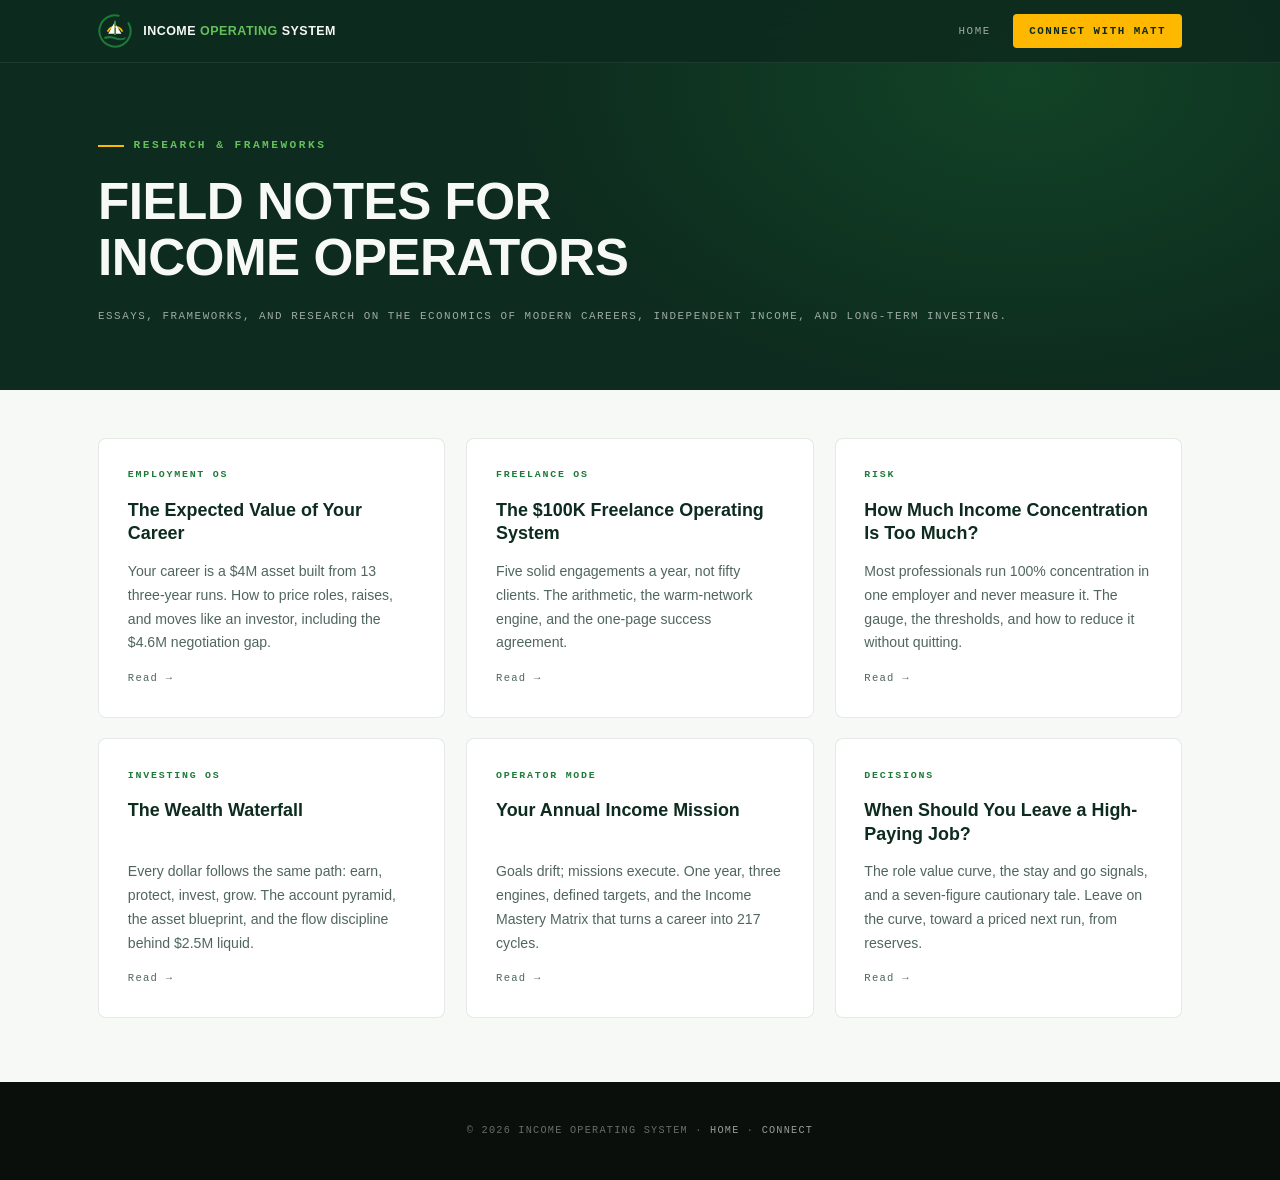
<file: notes/index.html>
<!DOCTYPE html>
<html lang="en">
<head>
<meta charset="UTF-8">
<meta name="viewport" content="width=device-width, initial-scale=1.0">
<title>Field Notes for Income Operators | Income Operating System</title>
<meta name="description" content="Essays, frameworks, and research on the economics of modern careers, independent income, and long-term investing.">
<meta property="og:title" content="Field Notes for Income Operators">
<meta property="og:description" content="Essays, frameworks, and research on the economics of modern careers, independent income, and long-term investing.">
<meta property="og:type" content="website">
<meta property="og:url" content="https://www.incomeoperatingsystem.com/notes/index.html">
<meta property="og:image" content="https://www.incomeoperatingsystem.com/assets/og-image.png">
<meta name="twitter:card" content="summary_large_image">
<meta name="twitter:image" content="https://www.incomeoperatingsystem.com/assets/og-image.png">
<link rel="canonical" href="https://www.incomeoperatingsystem.com/notes/index.html">
<script type="application/ld+json">{"@context": "https://schema.org", "@type": "CollectionPage", "name": "Field Notes for Income Operators", "url": "https://www.incomeoperatingsystem.com/notes/index.html", "description": "Essays, frameworks, and research on the economics of modern careers, independent income, and long-term investing.", "image": "https://www.incomeoperatingsystem.com/assets/og-image.png", "isPartOf": {"@id": "https://www.incomeoperatingsystem.com/#website"}}</script>
<link rel="stylesheet" href="notes.css">
<link rel="icon" href="data:image/svg+xml,%3Csvg xmlns='http://www.w3.org/2000/svg' viewBox='0 0 100 100'%3E%3Ccircle cx='50' cy='50' r='48' fill='%230D2B1E'/%3E%3Cpath d='M50 20 L50 62' stroke='%2363C05B' stroke-width='4'/%3E%3Cpath d='M50 24 L28 58 L48 58 Z' fill='%23F7F9F6'/%3E%3Cpath d='M54 30 L54 58 L70 58 Z' fill='%23F7F9F6'/%3E%3Cpath d='M22 66 Q35 60 50 66 T78 66 L74 76 L26 76 Z' fill='%231E7A3A'/%3E%3C/svg%3E">
</head>
<body>

<nav>
  <div class="nav-inner">
    <a class="logo" href="../index.html">
      <svg viewBox="0 0 100 100" aria-hidden="true"><circle cx="50" cy="50" r="46" fill="none" stroke="#1E7A3A" stroke-width="6" stroke-dasharray="250 40" stroke-linecap="round" transform="rotate(-30 50 50)"/><path d="M28 52 A 24 24 0 0 1 72 52" fill="none" stroke="#FFB800" stroke-width="5"/><path d="M50 20 L50 62" stroke="#63C05B" stroke-width="3.5"/><path d="M48 26 L30 58 L48 58 Z" fill="#F7F9F6"/><path d="M53 32 L53 58 L69 58 Z" fill="#F7F9F6"/><path d="M18 68 Q32 61 50 68 T82 68 L80 74 Q64 80 50 74 T20 74 Z" fill="#1E7A3A"/></svg>
      <span class="logo-word">Income <em>Operating</em> System</span>
    </a>
    <div class="nav-right">
      <a href="../index.html">Home</a>
      <a href="../index.html#connect" class="nav-cta">Connect with Matt</a>
    </div>
  </div>
</nav>

<header class="art-hero">
  <div class="wrap-wide">
    <p class="eyebrow">Research &amp; Frameworks</p>
    <h1>Field Notes for<br>Income Operators</h1>
    <p class="art-meta">Essays, frameworks, and research on the economics of modern careers, independent income, and long-term investing.</p>
  </div>
</header>

<section>
  <div class="wrap-wide">
    <div class="cards">
      <a class="note-card" href="the-expected-value-of-your-career.html">
        <span class="nc-tag">Employment OS</span>
        <h3>The Expected Value of Your Career</h3>
        <p class="nc-sum">Your career is a $4M asset built from 13 three-year runs. How to price roles, raises, and moves like an investor, including the $4.6M negotiation gap.</p>
        <span class="nc-more">Read →</span>
      </a>
      <a class="note-card" href="the-100k-freelance-operating-system.html">
        <span class="nc-tag">Freelance OS</span>
        <h3>The $100K Freelance Operating System</h3>
        <p class="nc-sum">Five solid engagements a year, not fifty clients. The arithmetic, the warm-network engine, and the one-page success agreement.</p>
        <span class="nc-more">Read →</span>
      </a>
      <a class="note-card" href="how-much-income-concentration-is-too-much.html">
        <span class="nc-tag">Risk</span>
        <h3>How Much Income Concentration Is Too Much?</h3>
        <p class="nc-sum">Most professionals run 100% concentration in one employer and never measure it. The gauge, the thresholds, and how to reduce it without quitting.</p>
        <span class="nc-more">Read →</span>
      </a>
      <a class="note-card" href="the-wealth-waterfall.html">
        <span class="nc-tag">Investing OS</span>
        <h3>The Wealth Waterfall</h3>
        <p class="nc-sum">Every dollar follows the same path: earn, protect, invest, grow. The account pyramid, the asset blueprint, and the flow discipline behind $2.5M liquid.</p>
        <span class="nc-more">Read →</span>
      </a>
      <a class="note-card" href="your-annual-income-mission.html">
        <span class="nc-tag">Operator Mode</span>
        <h3>Your Annual Income Mission</h3>
        <p class="nc-sum">Goals drift; missions execute. One year, three engines, defined targets, and the Income Mastery Matrix that turns a career into 217 cycles.</p>
        <span class="nc-more">Read →</span>
      </a>
      <a class="note-card" href="when-should-you-leave-a-high-paying-job.html">
        <span class="nc-tag">Decisions</span>
        <h3>When Should You Leave a High-Paying Job?</h3>
        <p class="nc-sum">The role value curve, the stay and go signals, and a seven-figure cautionary tale. Leave on the curve, toward a priced next run, from reserves.</p>
        <span class="nc-more">Read →</span>
      </a>
    </div>
  </div>
</section>

<footer>
  <p class="foot-line">© 2026 INCOME OPERATING SYSTEM · <a href="../index.html">HOME</a> · <a href="../index.html#connect">CONNECT</a></p>
</footer>

</body>
</html>
</file>
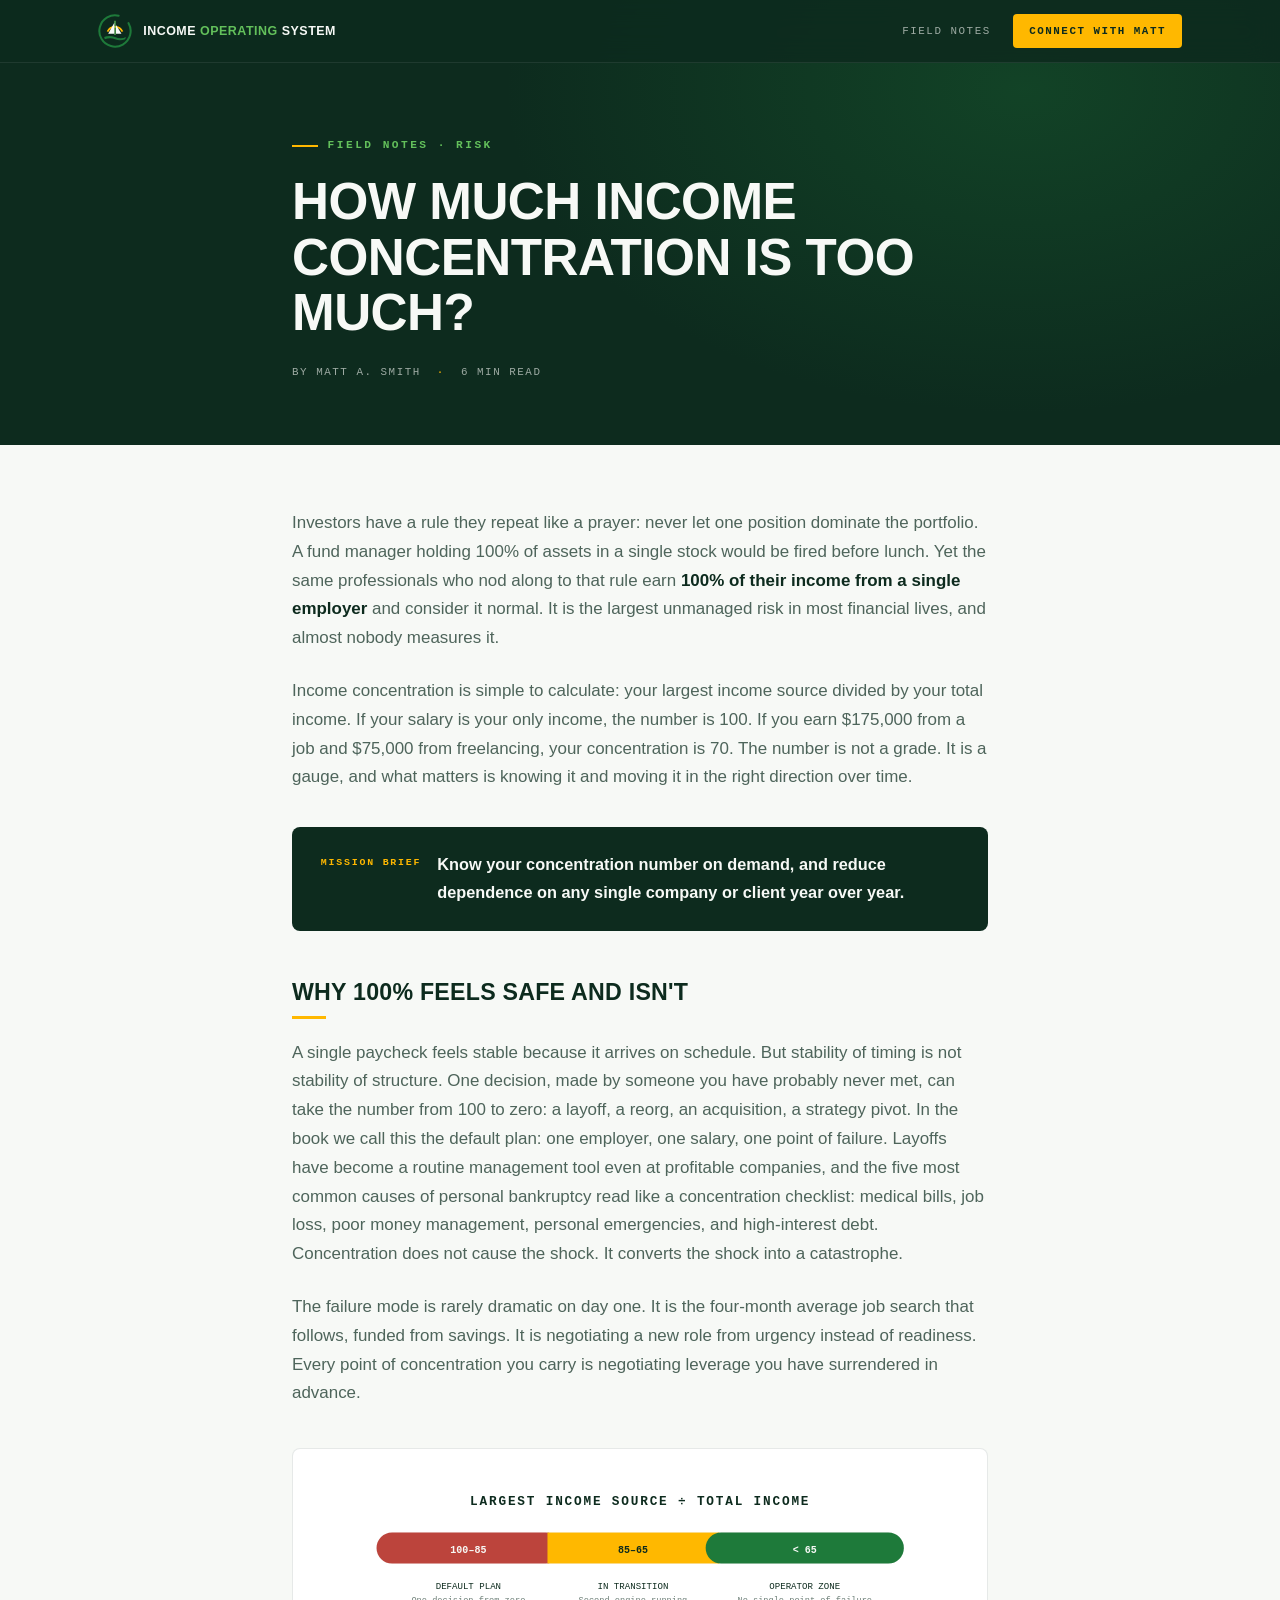
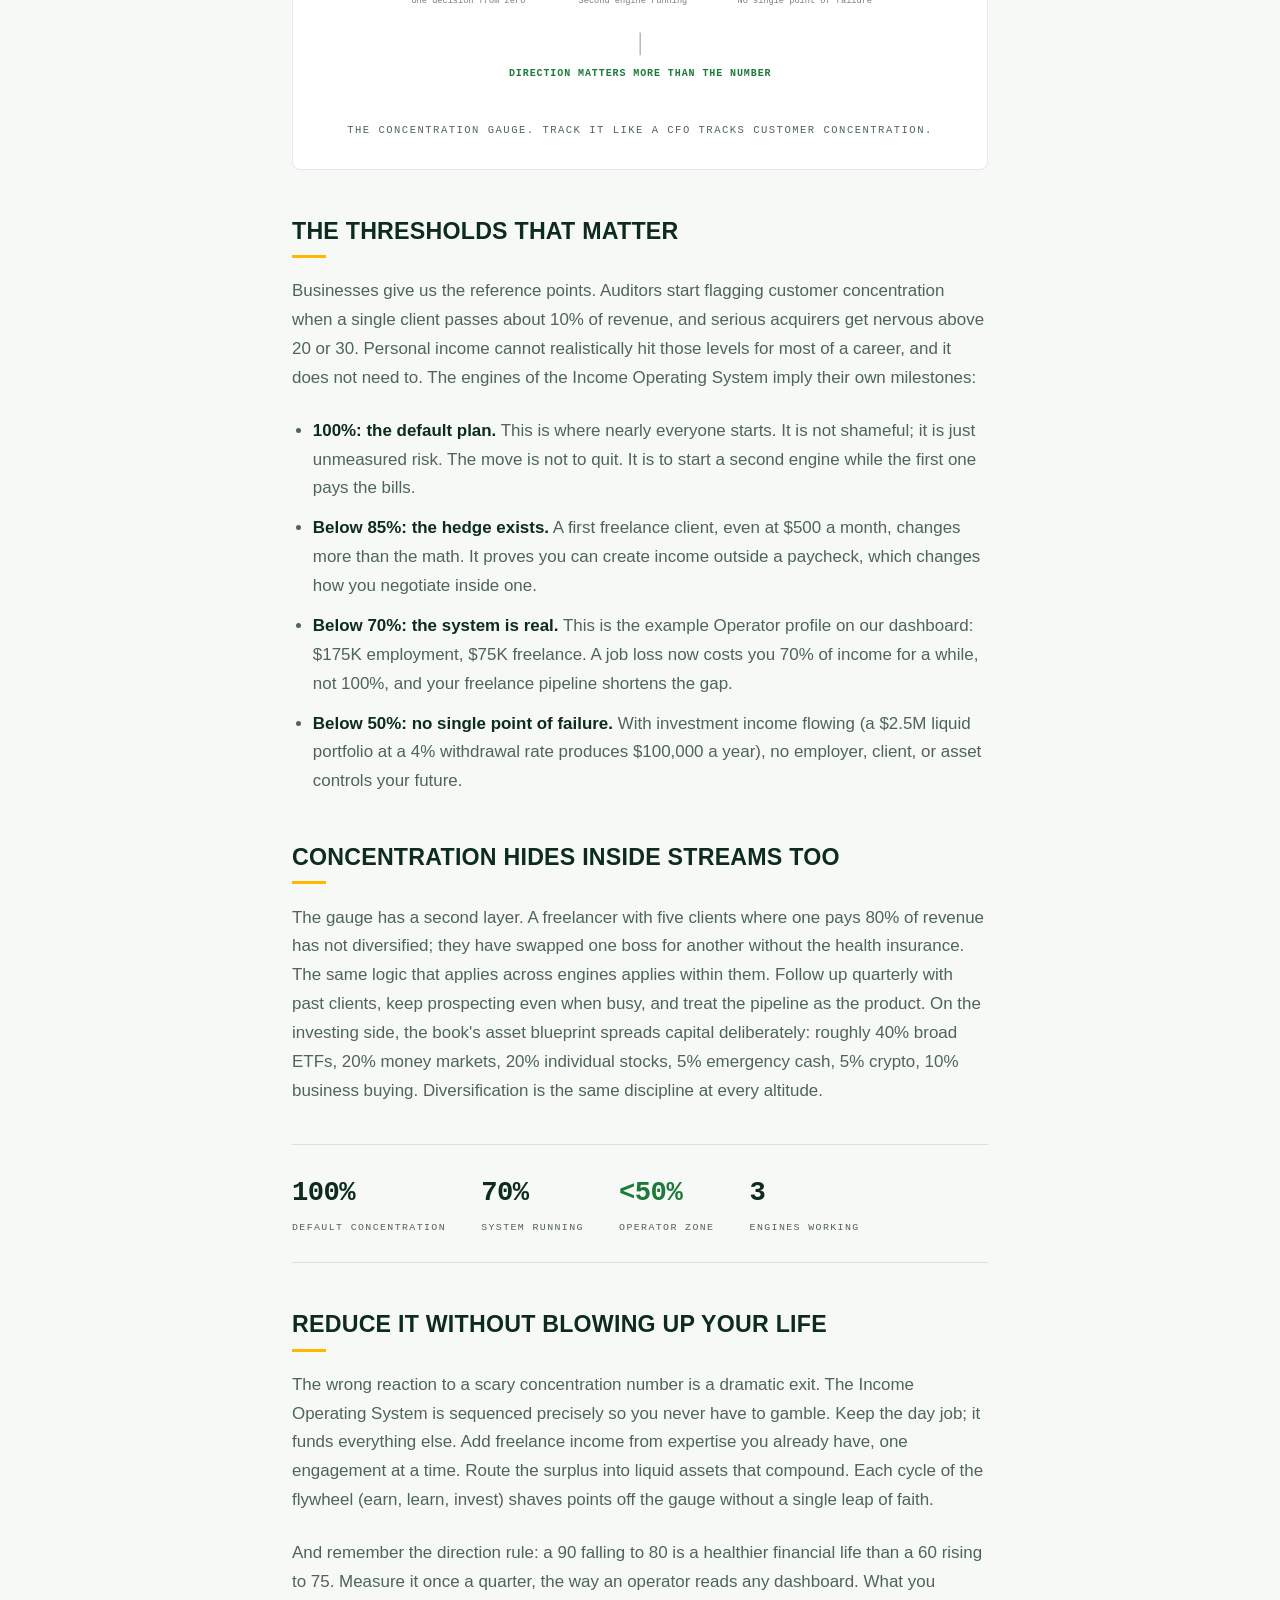
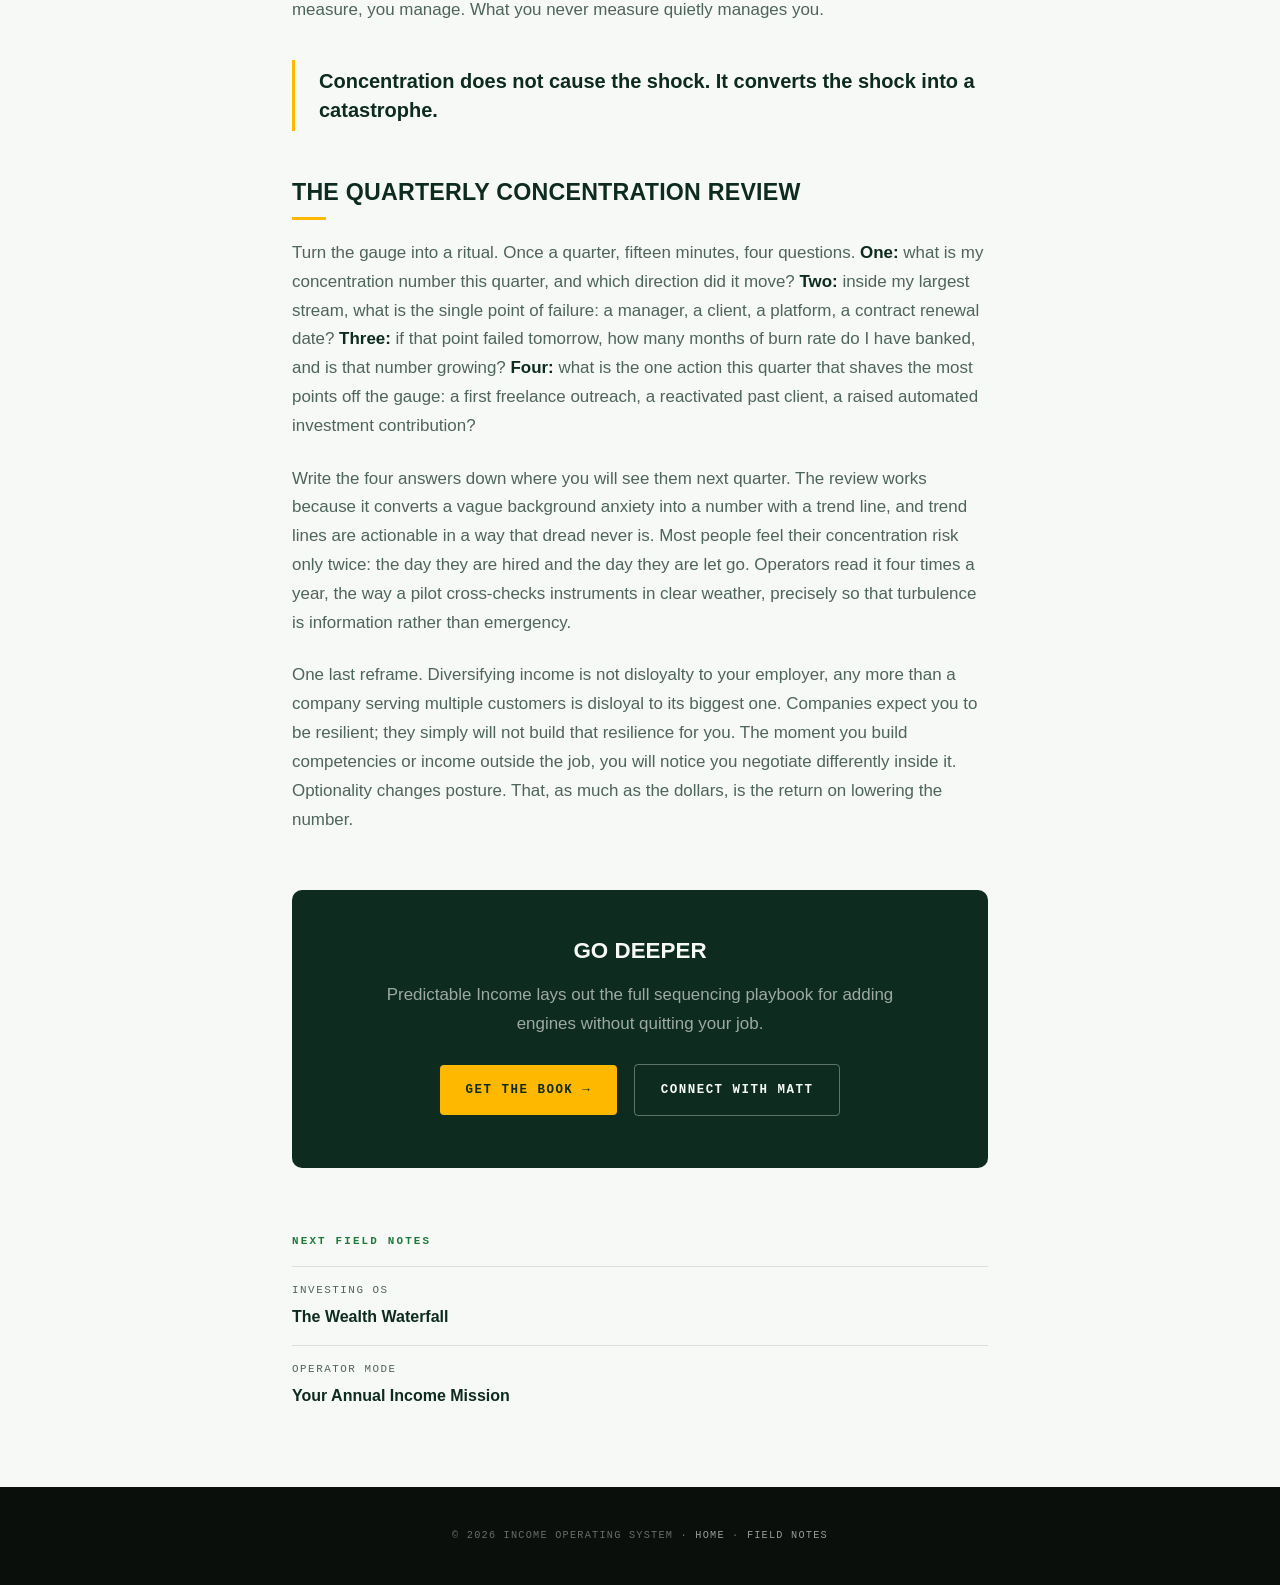
<file: notes/how-much-income-concentration-is-too-much.html>
<!DOCTYPE html>
<html lang="en">
<head>
<meta charset="UTF-8">
<meta name="viewport" content="width=device-width, initial-scale=1.0">
<title>How Much Income Concentration Is Too Much? | Field Notes | Income Operating System</title>
<meta name="description" content="Most professionals run 100% income concentration in a single employer and never measure it. How to score your exposure and reduce it without quitting your job.">
<meta property="og:title" content="How Much Income Concentration Is Too Much?">
<meta property="og:description" content="Most professionals run 100% income concentration in a single employer and never measure it. How to score your exposure and reduce it without quitting your job.">
<meta property="og:type" content="article">
<meta property="og:url" content="https://www.incomeoperatingsystem.com/notes/how-much-income-concentration-is-too-much.html">
<meta property="og:image" content="https://www.incomeoperatingsystem.com/assets/og-image.png">
<meta name="twitter:card" content="summary_large_image">
<meta name="twitter:image" content="https://www.incomeoperatingsystem.com/assets/og-image.png">
<link rel="canonical" href="https://www.incomeoperatingsystem.com/notes/how-much-income-concentration-is-too-much.html">
<script type="application/ld+json">{"@context": "https://schema.org", "@type": "Article", "headline": "How Much Income Concentration Is Too Much?", "url": "https://www.incomeoperatingsystem.com/notes/how-much-income-concentration-is-too-much.html", "description": "Most professionals run 100% income concentration in a single employer and never measure it. How to score your exposure and reduce it without quitting your job.", "image": "https://www.incomeoperatingsystem.com/assets/og-image.png", "isPartOf": {"@id": "https://www.incomeoperatingsystem.com/#website"}, "author": {"@type": "Person", "name": "Matt A. Smith", "@id": "https://www.incomeoperatingsystem.com/#matt"}, "articleSection": "Risk", "datePublished": "2026-08-12", "dateModified": "2026-08-12", "publisher": {"@type": "Person", "name": "Matt A. Smith"}}</script>
<link rel="stylesheet" href="notes.css">
<link rel="icon" href="data:image/svg+xml,%3Csvg xmlns='http://www.w3.org/2000/svg' viewBox='0 0 100 100'%3E%3Ccircle cx='50' cy='50' r='48' fill='%230D2B1E'/%3E%3Cpath d='M50 20 L50 62' stroke='%2363C05B' stroke-width='4'/%3E%3Cpath d='M50 24 L28 58 L48 58 Z' fill='%23F7F9F6'/%3E%3Cpath d='M54 30 L54 58 L70 58 Z' fill='%23F7F9F6'/%3E%3Cpath d='M22 66 Q35 60 50 66 T78 66 L74 76 L26 76 Z' fill='%231E7A3A'/%3E%3C/svg%3E">
</head>
<body>

<nav>
  <div class="nav-inner">
    <a class="logo" href="../index.html">
      <svg viewBox="0 0 100 100" aria-hidden="true"><circle cx="50" cy="50" r="46" fill="none" stroke="#1E7A3A" stroke-width="6" stroke-dasharray="250 40" stroke-linecap="round" transform="rotate(-30 50 50)"/><path d="M28 52 A 24 24 0 0 1 72 52" fill="none" stroke="#FFB800" stroke-width="5"/><path d="M50 20 L50 62" stroke="#63C05B" stroke-width="3.5"/><path d="M48 26 L30 58 L48 58 Z" fill="#F7F9F6"/><path d="M53 32 L53 58 L69 58 Z" fill="#F7F9F6"/><path d="M18 68 Q32 61 50 68 T82 68 L80 74 Q64 80 50 74 T20 74 Z" fill="#1E7A3A"/></svg>
      <span class="logo-word">Income <em>Operating</em> System</span>
    </a>
    <div class="nav-right">
      <a href="index.html">Field Notes</a>
      <a href="../index.html#connect" class="nav-cta">Connect with Matt</a>
    </div>
  </div>
</nav>

<header class="art-hero">
  <div class="wrap">
    <p class="eyebrow">Field Notes · Risk</p>
    <h1>How Much Income Concentration Is Too Much?</h1>
    <p class="art-meta">By Matt A. Smith <span class="dot">·</span> 6 min read</p>
  </div>
</header>

<article>
  <div class="wrap">
    <p>Investors have a rule they repeat like a prayer: never let one position dominate the portfolio. A fund manager holding 100% of assets in a single stock would be fired before lunch. Yet the same professionals who nod along to that rule earn <b>100% of their income from a single employer</b> and consider it normal. It is the largest unmanaged risk in most financial lives, and almost nobody measures it.</p>
    <p>Income concentration is simple to calculate: your largest income source divided by your total income. If your salary is your only income, the number is 100. If you earn $175,000 from a job and $75,000 from freelancing, your concentration is 70. The number is not a grade. It is a gauge, and what matters is knowing it and moving it in the right direction over time.</p>

    <div class="mission"><span class="m-tag">Mission Brief</span><p>Know your concentration number on demand, and reduce dependence on any single company or client year over year.</p></div>

    <h2>Why 100% Feels Safe and Isn't</h2>
    <p>A single paycheck feels stable because it arrives on schedule. But stability of timing is not stability of structure. One decision, made by someone you have probably never met, can take the number from 100 to zero: a layoff, a reorg, an acquisition, a strategy pivot. In the book we call this the default plan: one employer, one salary, one point of failure. Layoffs have become a routine management tool even at profitable companies, and the five most common causes of personal bankruptcy read like a concentration checklist: medical bills, job loss, poor money management, personal emergencies, and high-interest debt. Concentration does not cause the shock. It converts the shock into a catastrophe.</p>
    <p>The failure mode is rarely dramatic on day one. It is the four-month average job search that follows, funded from savings. It is negotiating a new role from urgency instead of readiness. Every point of concentration you carry is negotiating leverage you have surrendered in advance.</p>

    <figure>
      <svg viewBox="0 0 700 240" role="img" aria-label="Concentration gauge showing risk bands from one hundred percent down to below fifty percent">
        <g font-family="ui-monospace,Menlo,monospace">
          <rect x="60"  y="60" width="580" height="34" rx="17" fill="rgba(13,43,30,.08)"/>
          <rect x="60"  y="60" width="203" height="34" rx="17" fill="#B4271E" opacity=".85"/>
          <rect x="248" y="60" width="189" height="34" fill="#FFB800"/>
          <rect x="422" y="60" width="218" height="34" rx="17" fill="#1E7A3A"/>
          <text x="161" y="82" fill="#F7F9F6" font-size="11" font-weight="700" text-anchor="middle">100–85</text>
          <text x="342" y="82" fill="#0D2B1E" font-size="11" font-weight="700" text-anchor="middle">85–65</text>
          <text x="531" y="82" fill="#F7F9F6" font-size="11" font-weight="700" text-anchor="middle">&lt; 65</text>
          <text x="161" y="122" fill="#0D2B1E" font-size="10" text-anchor="middle">DEFAULT PLAN</text>
          <text x="161" y="138" fill="rgba(13,43,30,.6)" font-size="9.5" text-anchor="middle">One decision from zero</text>
          <text x="342" y="122" fill="#0D2B1E" font-size="10" text-anchor="middle">IN TRANSITION</text>
          <text x="342" y="138" fill="rgba(13,43,30,.6)" font-size="9.5" text-anchor="middle">Second engine running</text>
          <text x="531" y="122" fill="#0D2B1E" font-size="10" text-anchor="middle">OPERATOR ZONE</text>
          <text x="531" y="138" fill="rgba(13,43,30,.6)" font-size="9.5" text-anchor="middle">No single point of failure</text>
          <text x="350" y="30" fill="#0D2B1E" font-size="14" font-weight="700" text-anchor="middle" letter-spacing="2">LARGEST INCOME SOURCE ÷ TOTAL INCOME</text>
          <path d="M350 170 L350 195" stroke="rgba(13,43,30,.35)" stroke-width="1.5"/>
          <text x="350" y="218" fill="#1E7A3A" font-size="11" font-weight="700" text-anchor="middle" letter-spacing="1">DIRECTION MATTERS MORE THAN THE NUMBER</text>
        </g>
      </svg>
      <figcaption>The concentration gauge. Track it like a CFO tracks customer concentration.</figcaption>
    </figure>

    <h2>The Thresholds That Matter</h2>
    <p>Businesses give us the reference points. Auditors start flagging customer concentration when a single client passes about 10% of revenue, and serious acquirers get nervous above 20 or 30. Personal income cannot realistically hit those levels for most of a career, and it does not need to. The engines of the Income Operating System imply their own milestones:</p>
    <ul>
      <li><b>100%: the default plan.</b> This is where nearly everyone starts. It is not shameful; it is just unmeasured risk. The move is not to quit. It is to start a second engine while the first one pays the bills.</li>
      <li><b>Below 85%: the hedge exists.</b> A first freelance client, even at $500 a month, changes more than the math. It proves you can create income outside a paycheck, which changes how you negotiate inside one.</li>
      <li><b>Below 70%: the system is real.</b> This is the example Operator profile on our dashboard: $175K employment, $75K freelance. A job loss now costs you 70% of income for a while, not 100%, and your freelance pipeline shortens the gap.</li>
      <li><b>Below 50%: no single point of failure.</b> With investment income flowing (a $2.5M liquid portfolio at a 4% withdrawal rate produces $100,000 a year), no employer, client, or asset controls your future.</li>
    </ul>

    <h2>Concentration Hides Inside Streams Too</h2>
    <p>The gauge has a second layer. A freelancer with five clients where one pays 80% of revenue has not diversified; they have swapped one boss for another without the health insurance. The same logic that applies across engines applies within them. Follow up quarterly with past clients, keep prospecting even when busy, and treat the pipeline as the product. On the investing side, the book's asset blueprint spreads capital deliberately: roughly 40% broad ETFs, 20% money markets, 20% individual stocks, 5% emergency cash, 5% crypto, 10% business buying. Diversification is the same discipline at every altitude.</p>

    <div class="stat-strip">
      <div class="stat"><div class="num">100%</div><div class="lab">Default concentration</div></div>
      <div class="stat"><div class="num">70%</div><div class="lab">System running</div></div>
      <div class="stat"><div class="num"><span class="u">&lt;50%</span></div><div class="lab">Operator zone</div></div>
      <div class="stat"><div class="num">3</div><div class="lab">Engines working</div></div>
    </div>

    <h2>Reduce It Without Blowing Up Your Life</h2>
    <p>The wrong reaction to a scary concentration number is a dramatic exit. The Income Operating System is sequenced precisely so you never have to gamble. Keep the day job; it funds everything else. Add freelance income from expertise you already have, one engagement at a time. Route the surplus into liquid assets that compound. Each cycle of the flywheel (earn, learn, invest) shaves points off the gauge without a single leap of faith.</p>
    <p>And remember the direction rule: a 90 falling to 80 is a healthier financial life than a 60 rising to 75. Measure it once a quarter, the way an operator reads any dashboard. What you measure, you manage. What you never measure quietly manages you.</p>

    <div class="pull">Concentration does not cause the shock. It converts the shock into a catastrophe.</div>

    <h2>The Quarterly Concentration Review</h2>
    <p>Turn the gauge into a ritual. Once a quarter, fifteen minutes, four questions. <b>One:</b> what is my concentration number this quarter, and which direction did it move? <b>Two:</b> inside my largest stream, what is the single point of failure: a manager, a client, a platform, a contract renewal date? <b>Three:</b> if that point failed tomorrow, how many months of burn rate do I have banked, and is that number growing? <b>Four:</b> what is the one action this quarter that shaves the most points off the gauge: a first freelance outreach, a reactivated past client, a raised automated investment contribution?</p>
    <p>Write the four answers down where you will see them next quarter. The review works because it converts a vague background anxiety into a number with a trend line, and trend lines are actionable in a way that dread never is. Most people feel their concentration risk only twice: the day they are hired and the day they are let go. Operators read it four times a year, the way a pilot cross-checks instruments in clear weather, precisely so that turbulence is information rather than emergency.</p>
    <p>One last reframe. Diversifying income is not disloyalty to your employer, any more than a company serving multiple customers is disloyal to its biggest one. Companies expect you to be resilient; they simply will not build that resilience for you. The moment you build competencies or income outside the job, you will notice you negotiate differently inside it. Optionality changes posture. That, as much as the dollars, is the return on lowering the number.</p>

    <div class="cta-block">
      <h3>Go Deeper</h3>
      <p>Predictable Income lays out the full sequencing playbook for adding engines without quitting your job.</p>
      <a class="btn btn-gold" href="https://www.amazon.com/Predictable-Income-Practical-Building-Dependent/dp/0984380299/" target="_blank" rel="noopener">Get the Book →</a>
      <a class="btn btn-ghost" href="../index.html#connect">Connect with Matt</a>
    </div>
  </div>
</article>

<div class="next-notes">
  <h4>Next Field Notes</h4>
  <a href="the-wealth-waterfall.html"><span>Investing OS</span>The Wealth Waterfall</a>
  <a href="your-annual-income-mission.html"><span>Operator Mode</span>Your Annual Income Mission</a>
</div>

<footer>
  <p class="foot-line">© 2026 INCOME OPERATING SYSTEM · <a href="../index.html">HOME</a> · <a href="index.html">FIELD NOTES</a></p>
</footer>

</body>
</html>
</file>
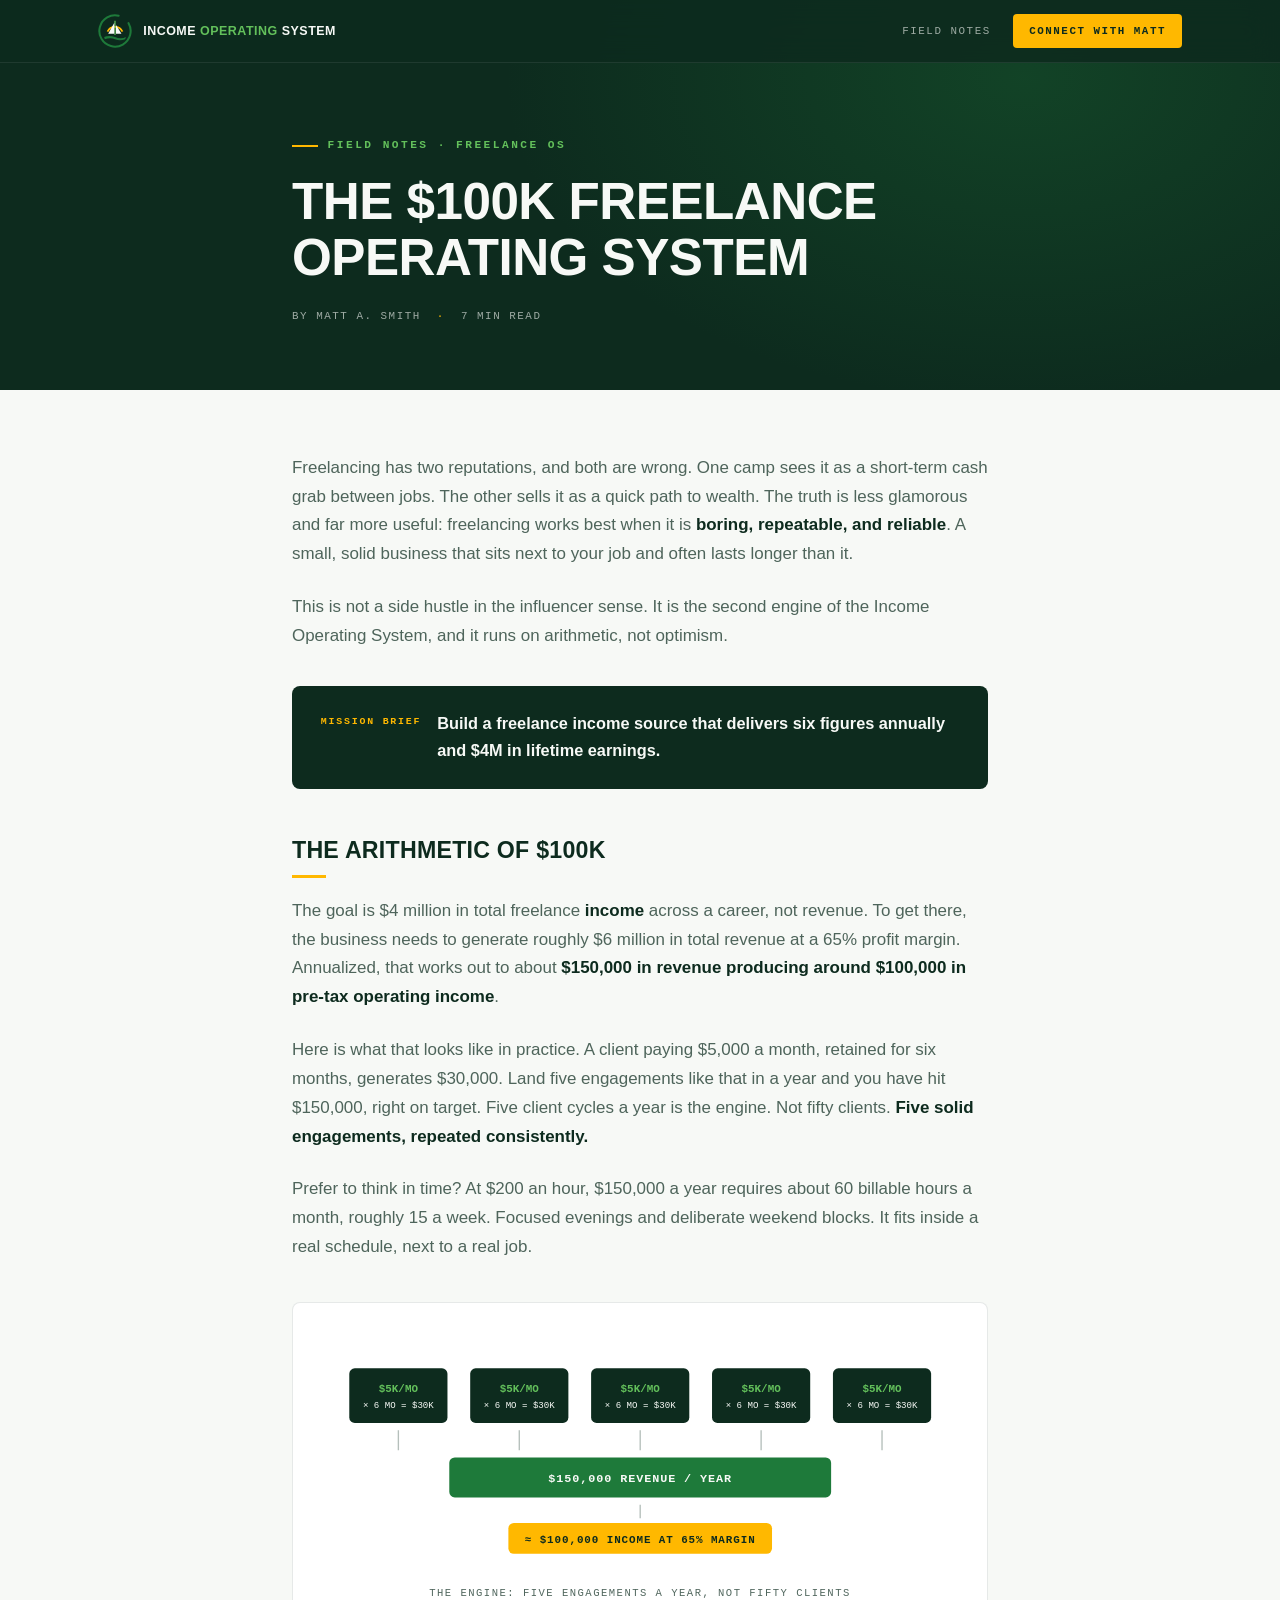
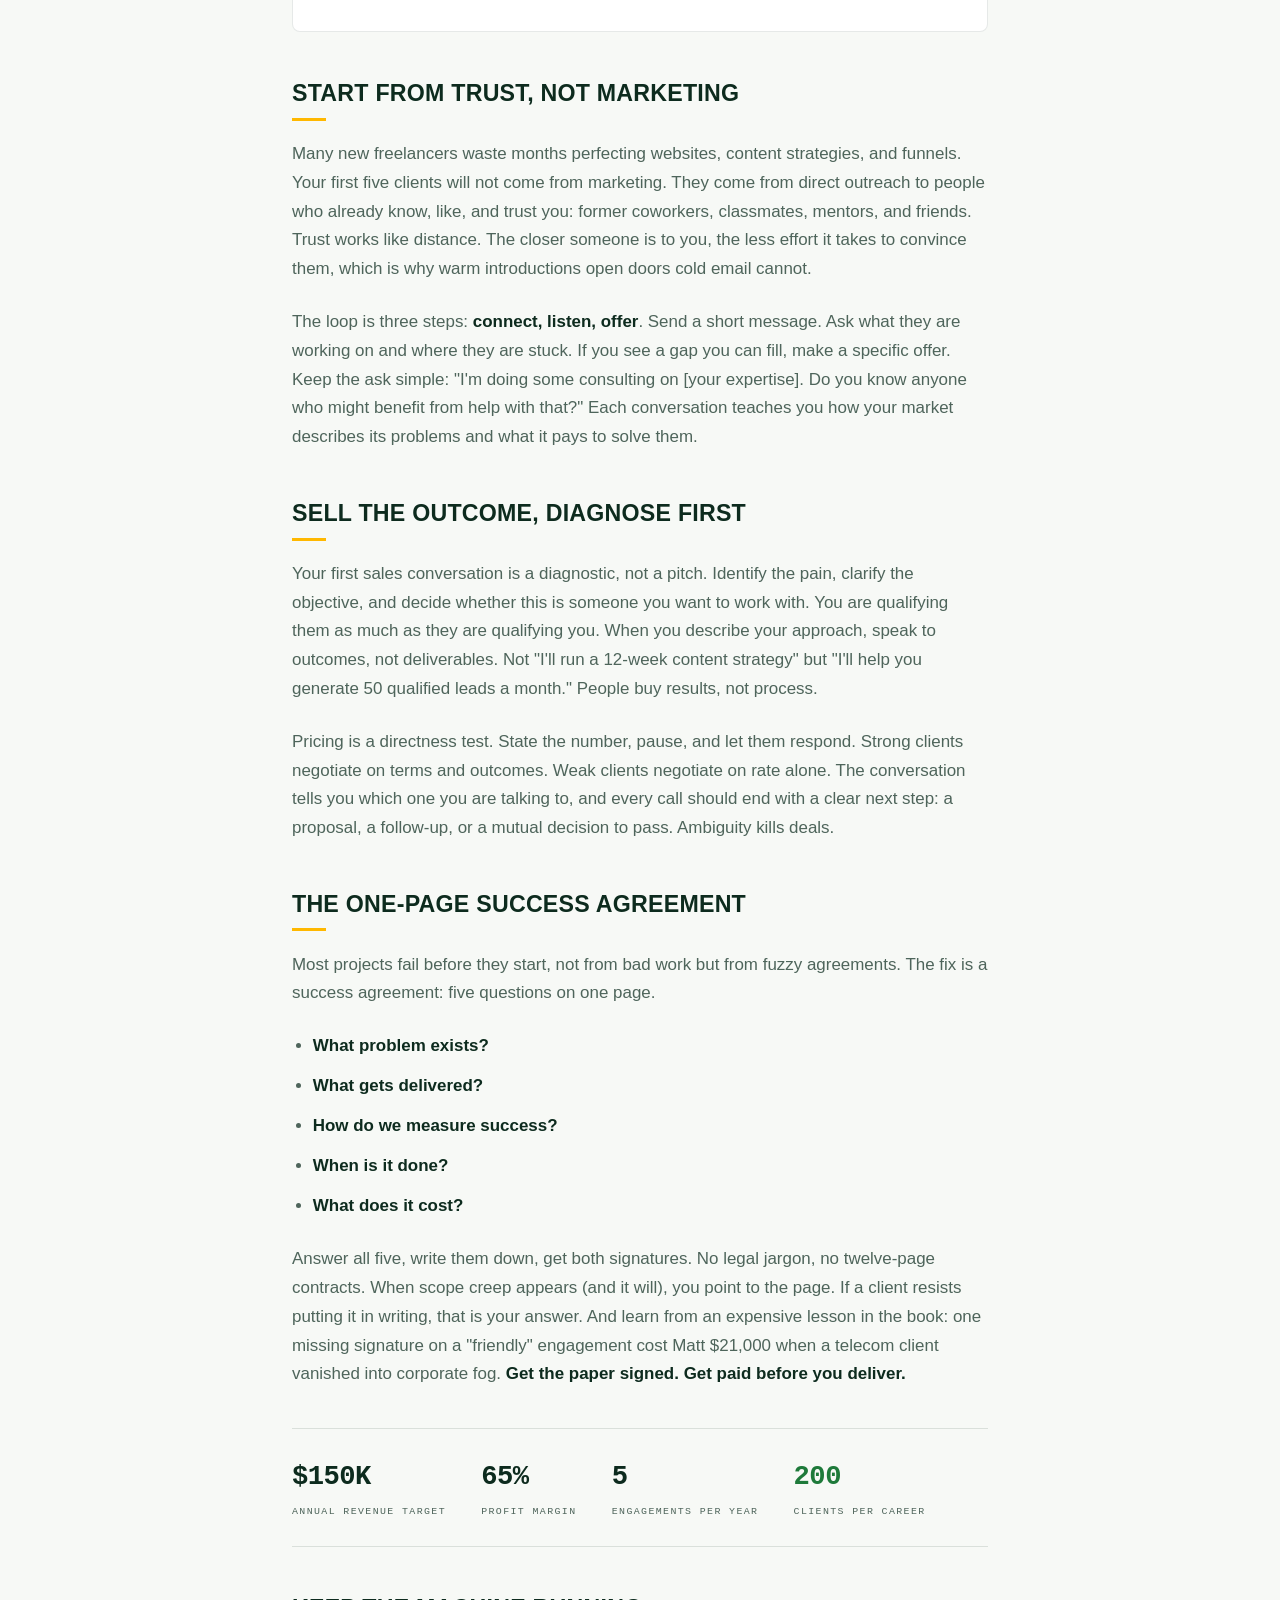
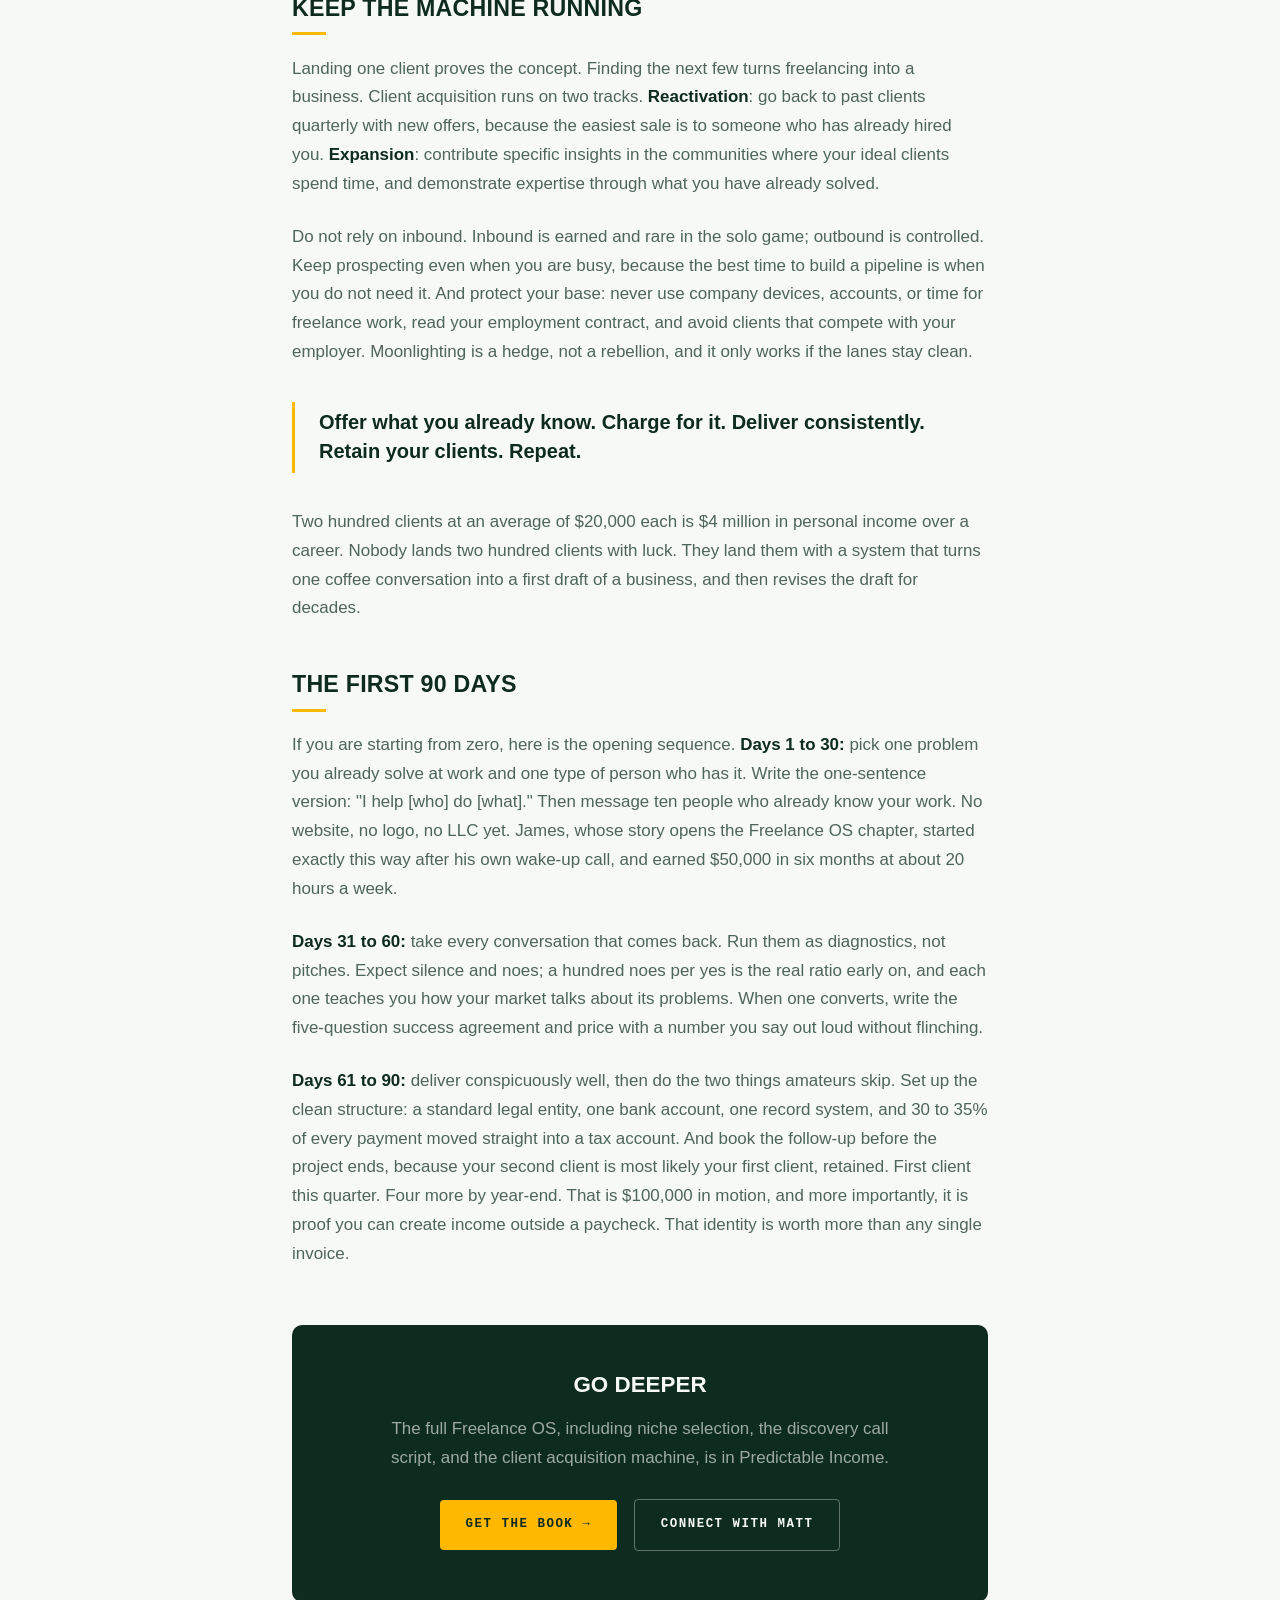
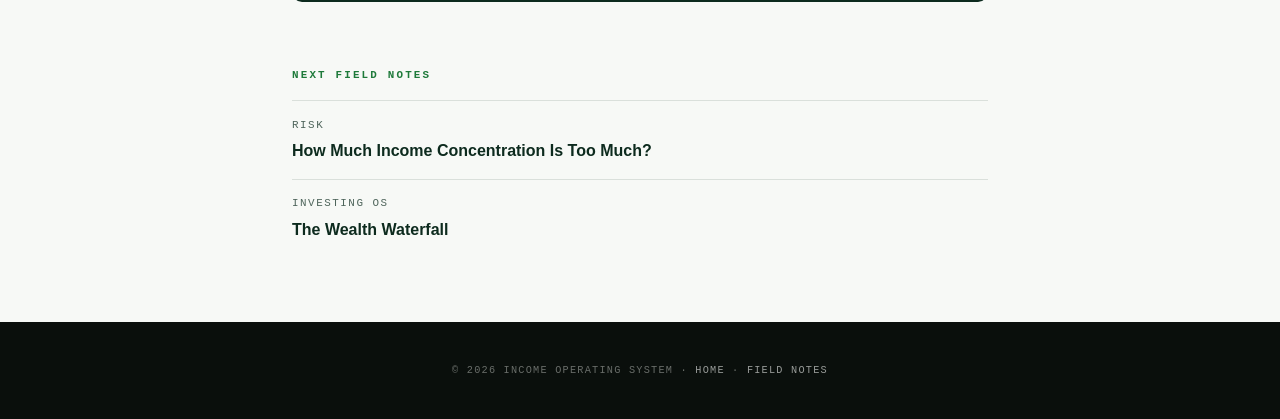
<file: notes/the-100k-freelance-operating-system.html>
<!DOCTYPE html>
<html lang="en">
<head>
<meta charset="UTF-8">
<meta name="viewport" content="width=device-width, initial-scale=1.0">
<title>The $100K Freelance Operating System | Field Notes | Income Operating System</title>
<meta name="description" content="Five solid engagements a year, repeated consistently. The arithmetic and the operating system behind a six-figure freelance business that runs beside your job.">
<meta property="og:title" content="The $100K Freelance Operating System">
<meta property="og:description" content="Five solid engagements a year, repeated consistently. The arithmetic and the operating system behind a six-figure freelance business that runs beside your job.">
<meta property="og:type" content="article">
<meta property="og:url" content="https://www.incomeoperatingsystem.com/notes/the-100k-freelance-operating-system.html">
<meta property="og:image" content="https://www.incomeoperatingsystem.com/assets/og-image.png">
<meta name="twitter:card" content="summary_large_image">
<meta name="twitter:image" content="https://www.incomeoperatingsystem.com/assets/og-image.png">
<link rel="canonical" href="https://www.incomeoperatingsystem.com/notes/the-100k-freelance-operating-system.html">
<script type="application/ld+json">{"@context": "https://schema.org", "@type": "Article", "headline": "The $100K Freelance Operating System", "url": "https://www.incomeoperatingsystem.com/notes/the-100k-freelance-operating-system.html", "description": "Five solid engagements a year, repeated consistently. The arithmetic and the operating system behind a six-figure freelance business that runs beside your job.", "image": "https://www.incomeoperatingsystem.com/assets/og-image.png", "isPartOf": {"@id": "https://www.incomeoperatingsystem.com/#website"}, "author": {"@type": "Person", "name": "Matt A. Smith", "@id": "https://www.incomeoperatingsystem.com/#matt"}, "articleSection": "Freelance OS", "datePublished": "2026-08-12", "dateModified": "2026-08-12", "publisher": {"@type": "Person", "name": "Matt A. Smith"}}</script>
<link rel="stylesheet" href="notes.css">
<link rel="icon" href="data:image/svg+xml,%3Csvg xmlns='http://www.w3.org/2000/svg' viewBox='0 0 100 100'%3E%3Ccircle cx='50' cy='50' r='48' fill='%230D2B1E'/%3E%3Cpath d='M50 20 L50 62' stroke='%2363C05B' stroke-width='4'/%3E%3Cpath d='M50 24 L28 58 L48 58 Z' fill='%23F7F9F6'/%3E%3Cpath d='M54 30 L54 58 L70 58 Z' fill='%23F7F9F6'/%3E%3Cpath d='M22 66 Q35 60 50 66 T78 66 L74 76 L26 76 Z' fill='%231E7A3A'/%3E%3C/svg%3E">
</head>
<body>

<nav>
  <div class="nav-inner">
    <a class="logo" href="../index.html">
      <svg viewBox="0 0 100 100" aria-hidden="true"><circle cx="50" cy="50" r="46" fill="none" stroke="#1E7A3A" stroke-width="6" stroke-dasharray="250 40" stroke-linecap="round" transform="rotate(-30 50 50)"/><path d="M28 52 A 24 24 0 0 1 72 52" fill="none" stroke="#FFB800" stroke-width="5"/><path d="M50 20 L50 62" stroke="#63C05B" stroke-width="3.5"/><path d="M48 26 L30 58 L48 58 Z" fill="#F7F9F6"/><path d="M53 32 L53 58 L69 58 Z" fill="#F7F9F6"/><path d="M18 68 Q32 61 50 68 T82 68 L80 74 Q64 80 50 74 T20 74 Z" fill="#1E7A3A"/></svg>
      <span class="logo-word">Income <em>Operating</em> System</span>
    </a>
    <div class="nav-right">
      <a href="index.html">Field Notes</a>
      <a href="../index.html#connect" class="nav-cta">Connect with Matt</a>
    </div>
  </div>
</nav>

<header class="art-hero">
  <div class="wrap">
    <p class="eyebrow">Field Notes · Freelance OS</p>
    <h1>The $100K Freelance Operating System</h1>
    <p class="art-meta">By Matt A. Smith <span class="dot">·</span> 7 min read</p>
  </div>
</header>

<article>
  <div class="wrap">
    <p>Freelancing has two reputations, and both are wrong. One camp sees it as a short-term cash grab between jobs. The other sells it as a quick path to wealth. The truth is less glamorous and far more useful: freelancing works best when it is <b>boring, repeatable, and reliable</b>. A small, solid business that sits next to your job and often lasts longer than it.</p>
    <p>This is not a side hustle in the influencer sense. It is the second engine of the Income Operating System, and it runs on arithmetic, not optimism.</p>

    <div class="mission"><span class="m-tag">Mission Brief</span><p>Build a freelance income source that delivers six figures annually and $4M in lifetime earnings.</p></div>

    <h2>The Arithmetic of $100K</h2>
    <p>The goal is $4 million in total freelance <b>income</b> across a career, not revenue. To get there, the business needs to generate roughly $6 million in total revenue at a 65% profit margin. Annualized, that works out to about <b>$150,000 in revenue producing around $100,000 in pre-tax operating income</b>.</p>
    <p>Here is what that looks like in practice. A client paying $5,000 a month, retained for six months, generates $30,000. Land five engagements like that in a year and you have hit $150,000, right on target. Five client cycles a year is the engine. Not fifty clients. <b>Five solid engagements, repeated consistently.</b></p>
    <p>Prefer to think in time? At $200 an hour, $150,000 a year requires about 60 billable hours a month, roughly 15 a week. Focused evenings and deliberate weekend blocks. It fits inside a real schedule, next to a real job.</p>

    <figure>
      <svg viewBox="0 0 700 250" role="img" aria-label="Diagram showing five client engagements of thirty thousand dollars each producing one hundred fifty thousand in revenue and one hundred thousand in income">
        <g font-family="ui-monospace,Menlo,monospace">
          <g text-anchor="middle" font-size="10">
            <rect x="30"  y="40" width="108" height="60" rx="6" fill="#0D2B1E"/><text x="84"  y="66" fill="#63C05B" font-weight="700" font-size="12">$5K/MO</text><text x="84"  y="84" fill="#F7F9F6">× 6 MO = $30K</text>
            <rect x="163" y="40" width="108" height="60" rx="6" fill="#0D2B1E"/><text x="217" y="66" fill="#63C05B" font-weight="700" font-size="12">$5K/MO</text><text x="217" y="84" fill="#F7F9F6">× 6 MO = $30K</text>
            <rect x="296" y="40" width="108" height="60" rx="6" fill="#0D2B1E"/><text x="350" y="66" fill="#63C05B" font-weight="700" font-size="12">$5K/MO</text><text x="350" y="84" fill="#F7F9F6">× 6 MO = $30K</text>
            <rect x="429" y="40" width="108" height="60" rx="6" fill="#0D2B1E"/><text x="483" y="66" fill="#63C05B" font-weight="700" font-size="12">$5K/MO</text><text x="483" y="84" fill="#F7F9F6">× 6 MO = $30K</text>
            <rect x="562" y="40" width="108" height="60" rx="6" fill="#0D2B1E"/><text x="616" y="66" fill="#63C05B" font-weight="700" font-size="12">$5K/MO</text><text x="616" y="84" fill="#F7F9F6">× 6 MO = $30K</text>
          </g>
          <path d="M84 108 L84 130 M217 108 L217 130 M350 108 L350 130 M483 108 L483 130 M616 108 L616 130" stroke="rgba(13,43,30,.3)" stroke-width="1.5"/>
          <rect x="140" y="138" width="420" height="44" rx="6" fill="#1E7A3A"/>
          <text x="350" y="165" fill="#F7F9F6" font-size="13" font-weight="700" text-anchor="middle" letter-spacing="1">$150,000 REVENUE / YEAR</text>
          <path d="M350 190 L350 205" stroke="rgba(13,43,30,.3)" stroke-width="1.5"/>
          <rect x="205" y="210" width="290" height="34" rx="6" fill="#FFB800"/>
          <text x="350" y="232" fill="#0D2B1E" font-size="12" font-weight="700" text-anchor="middle" letter-spacing="1">≈ $100,000 INCOME AT 65% MARGIN</text>
        </g>
      </svg>
      <figcaption>The engine: five engagements a year, not fifty clients</figcaption>
    </figure>

    <h2>Start From Trust, Not Marketing</h2>
    <p>Many new freelancers waste months perfecting websites, content strategies, and funnels. Your first five clients will not come from marketing. They come from direct outreach to people who already know, like, and trust you: former coworkers, classmates, mentors, and friends. Trust works like distance. The closer someone is to you, the less effort it takes to convince them, which is why warm introductions open doors cold email cannot.</p>
    <p>The loop is three steps: <b>connect, listen, offer</b>. Send a short message. Ask what they are working on and where they are stuck. If you see a gap you can fill, make a specific offer. Keep the ask simple: "I'm doing some consulting on [your expertise]. Do you know anyone who might benefit from help with that?" Each conversation teaches you how your market describes its problems and what it pays to solve them.</p>

    <h2>Sell the Outcome, Diagnose First</h2>
    <p>Your first sales conversation is a diagnostic, not a pitch. Identify the pain, clarify the objective, and decide whether this is someone you want to work with. You are qualifying them as much as they are qualifying you. When you describe your approach, speak to outcomes, not deliverables. Not "I'll run a 12-week content strategy" but "I'll help you generate 50 qualified leads a month." People buy results, not process.</p>
    <p>Pricing is a directness test. State the number, pause, and let them respond. Strong clients negotiate on terms and outcomes. Weak clients negotiate on rate alone. The conversation tells you which one you are talking to, and every call should end with a clear next step: a proposal, a follow-up, or a mutual decision to pass. Ambiguity kills deals.</p>

    <h2>The One-Page Success Agreement</h2>
    <p>Most projects fail before they start, not from bad work but from fuzzy agreements. The fix is a success agreement: five questions on one page.</p>
    <ul>
      <li><b>What problem exists?</b></li>
      <li><b>What gets delivered?</b></li>
      <li><b>How do we measure success?</b></li>
      <li><b>When is it done?</b></li>
      <li><b>What does it cost?</b></li>
    </ul>
    <p>Answer all five, write them down, get both signatures. No legal jargon, no twelve-page contracts. When scope creep appears (and it will), you point to the page. If a client resists putting it in writing, that is your answer. And learn from an expensive lesson in the book: one missing signature on a "friendly" engagement cost Matt $21,000 when a telecom client vanished into corporate fog. <b>Get the paper signed. Get paid before you deliver.</b></p>

    <div class="stat-strip">
      <div class="stat"><div class="num">$150K</div><div class="lab">Annual revenue target</div></div>
      <div class="stat"><div class="num">65%</div><div class="lab">Profit margin</div></div>
      <div class="stat"><div class="num">5</div><div class="lab">Engagements per year</div></div>
      <div class="stat"><div class="num"><span class="u">200</span></div><div class="lab">Clients per career</div></div>
    </div>

    <h2>Keep the Machine Running</h2>
    <p>Landing one client proves the concept. Finding the next few turns freelancing into a business. Client acquisition runs on two tracks. <b>Reactivation</b>: go back to past clients quarterly with new offers, because the easiest sale is to someone who has already hired you. <b>Expansion</b>: contribute specific insights in the communities where your ideal clients spend time, and demonstrate expertise through what you have already solved.</p>
    <p>Do not rely on inbound. Inbound is earned and rare in the solo game; outbound is controlled. Keep prospecting even when you are busy, because the best time to build a pipeline is when you do not need it. And protect your base: never use company devices, accounts, or time for freelance work, read your employment contract, and avoid clients that compete with your employer. Moonlighting is a hedge, not a rebellion, and it only works if the lanes stay clean.</p>

    <div class="pull">Offer what you already know. Charge for it. Deliver consistently. Retain your clients. Repeat.</div>

    <p>Two hundred clients at an average of $20,000 each is $4 million in personal income over a career. Nobody lands two hundred clients with luck. They land them with a system that turns one coffee conversation into a first draft of a business, and then revises the draft for decades.</p>

    <h2>The First 90 Days</h2>
    <p>If you are starting from zero, here is the opening sequence. <b>Days 1 to 30:</b> pick one problem you already solve at work and one type of person who has it. Write the one-sentence version: "I help [who] do [what]." Then message ten people who already know your work. No website, no logo, no LLC yet. James, whose story opens the Freelance OS chapter, started exactly this way after his own wake-up call, and earned $50,000 in six months at about 20 hours a week.</p>
    <p><b>Days 31 to 60:</b> take every conversation that comes back. Run them as diagnostics, not pitches. Expect silence and noes; a hundred noes per yes is the real ratio early on, and each one teaches you how your market talks about its problems. When one converts, write the five-question success agreement and price with a number you say out loud without flinching.</p>
    <p><b>Days 61 to 90:</b> deliver conspicuously well, then do the two things amateurs skip. Set up the clean structure: a standard legal entity, one bank account, one record system, and 30 to 35% of every payment moved straight into a tax account. And book the follow-up before the project ends, because your second client is most likely your first client, retained. First client this quarter. Four more by year-end. That is $100,000 in motion, and more importantly, it is proof you can create income outside a paycheck. That identity is worth more than any single invoice.</p>

    <div class="cta-block">
      <h3>Go Deeper</h3>
      <p>The full Freelance OS, including niche selection, the discovery call script, and the client acquisition machine, is in Predictable Income.</p>
      <a class="btn btn-gold" href="https://www.amazon.com/Predictable-Income-Practical-Building-Dependent/dp/0984380299/" target="_blank" rel="noopener">Get the Book →</a>
      <a class="btn btn-ghost" href="../index.html#connect">Connect with Matt</a>
    </div>
  </div>
</article>

<div class="next-notes">
  <h4>Next Field Notes</h4>
  <a href="how-much-income-concentration-is-too-much.html"><span>Risk</span>How Much Income Concentration Is Too Much?</a>
  <a href="the-wealth-waterfall.html"><span>Investing OS</span>The Wealth Waterfall</a>
</div>

<footer>
  <p class="foot-line">© 2026 INCOME OPERATING SYSTEM · <a href="../index.html">HOME</a> · <a href="index.html">FIELD NOTES</a></p>
</footer>

</body>
</html>
</file>
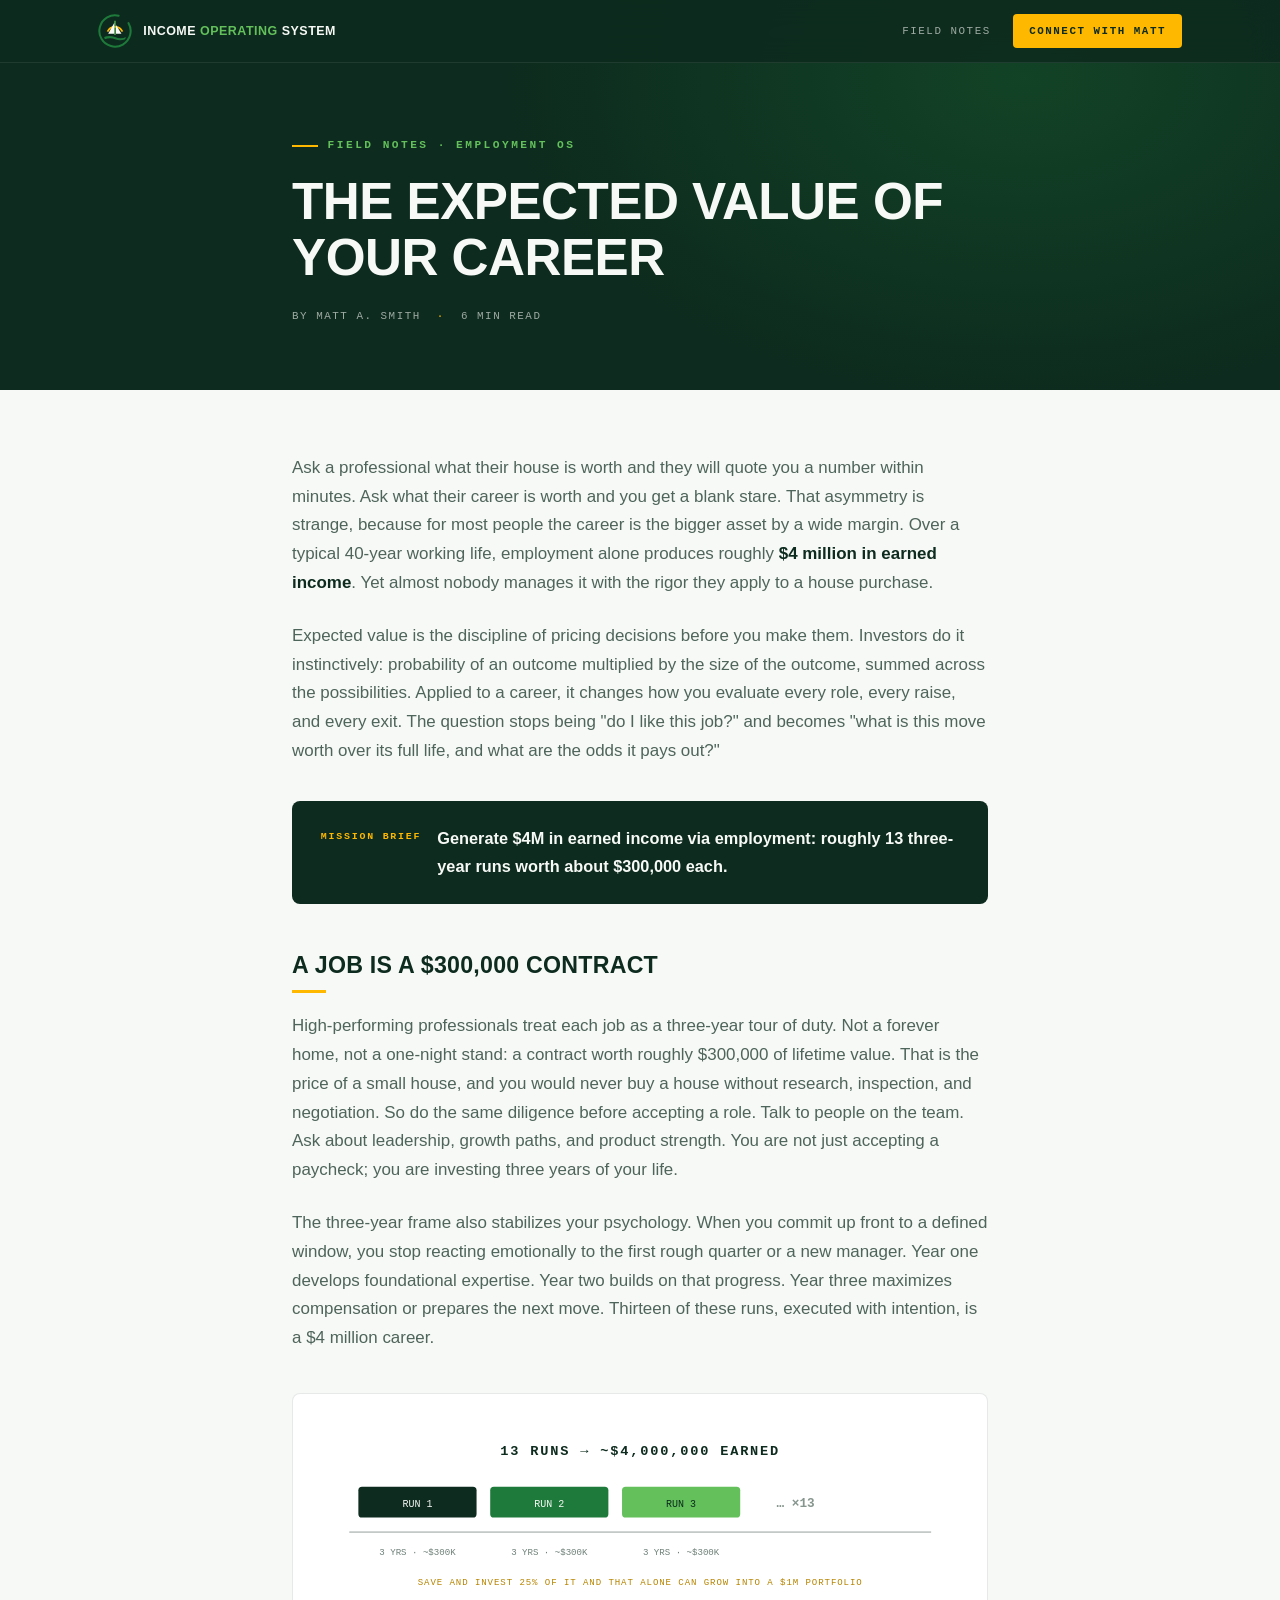
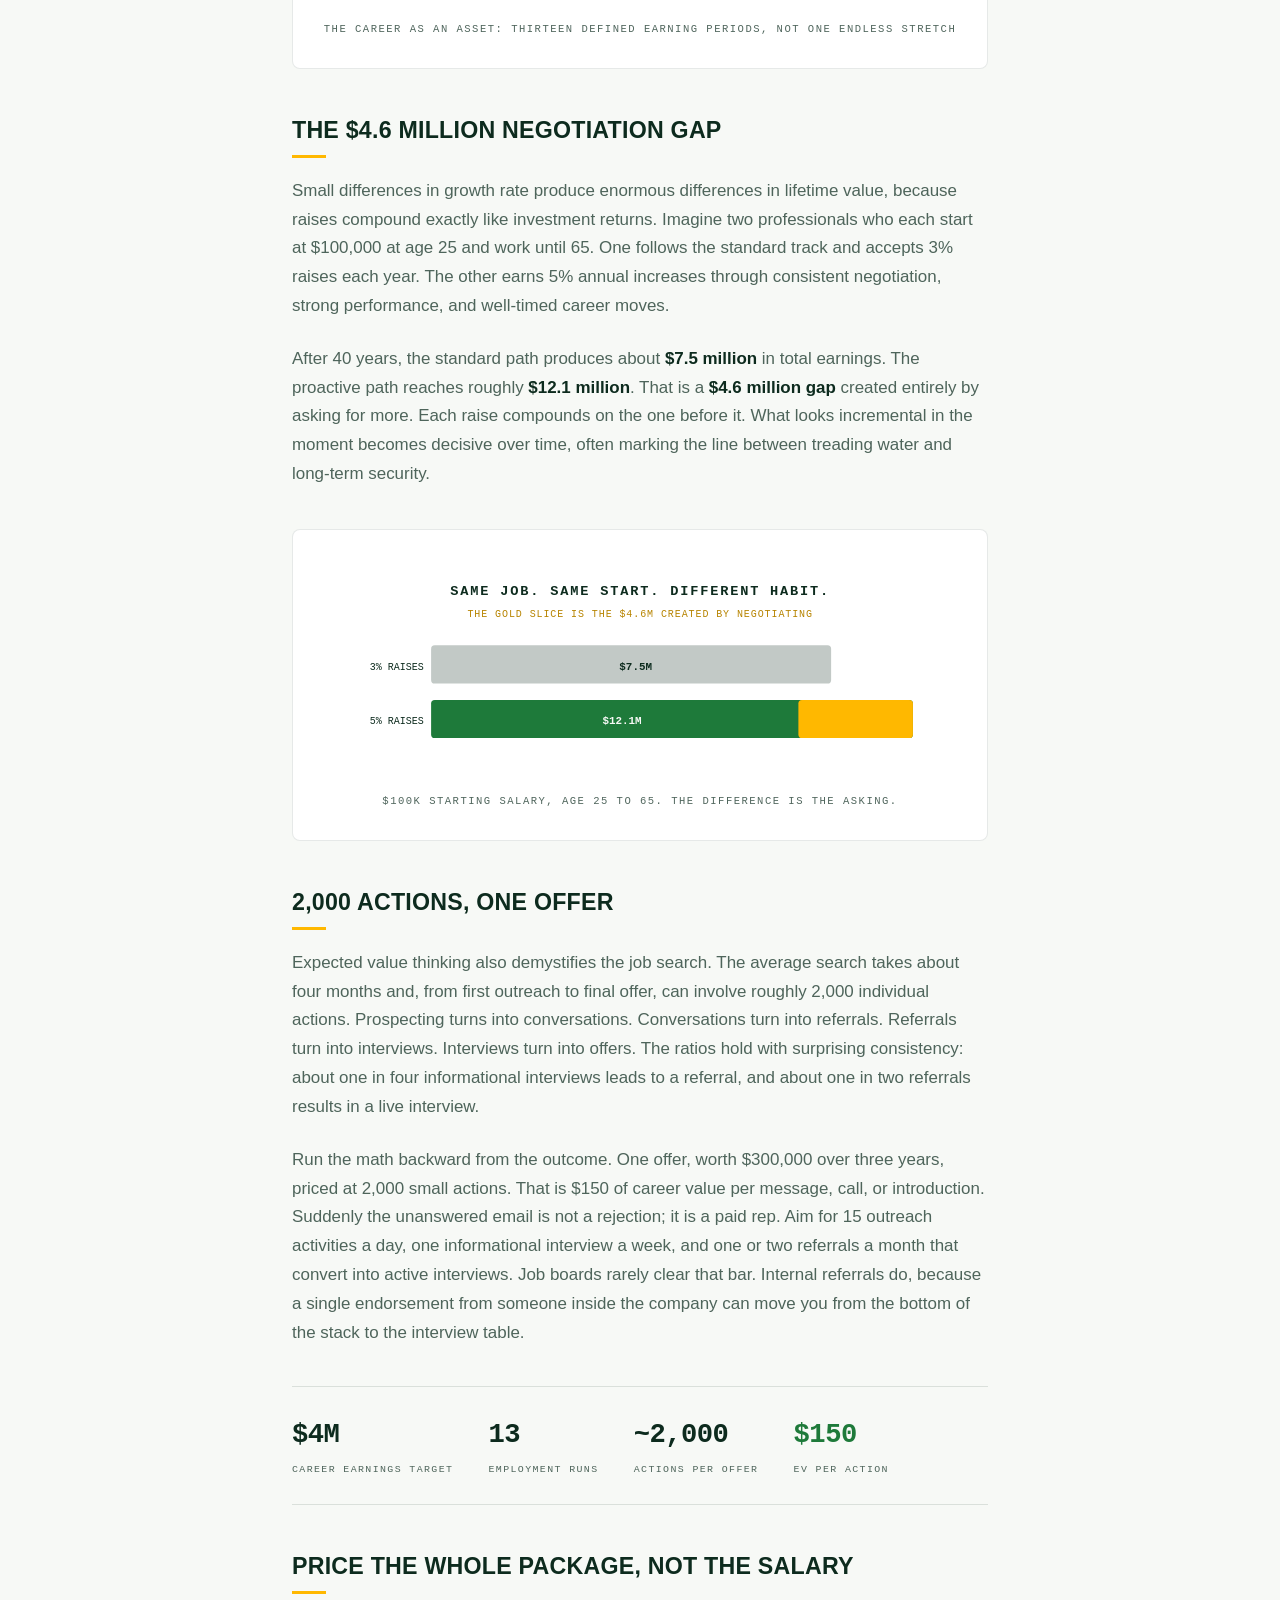
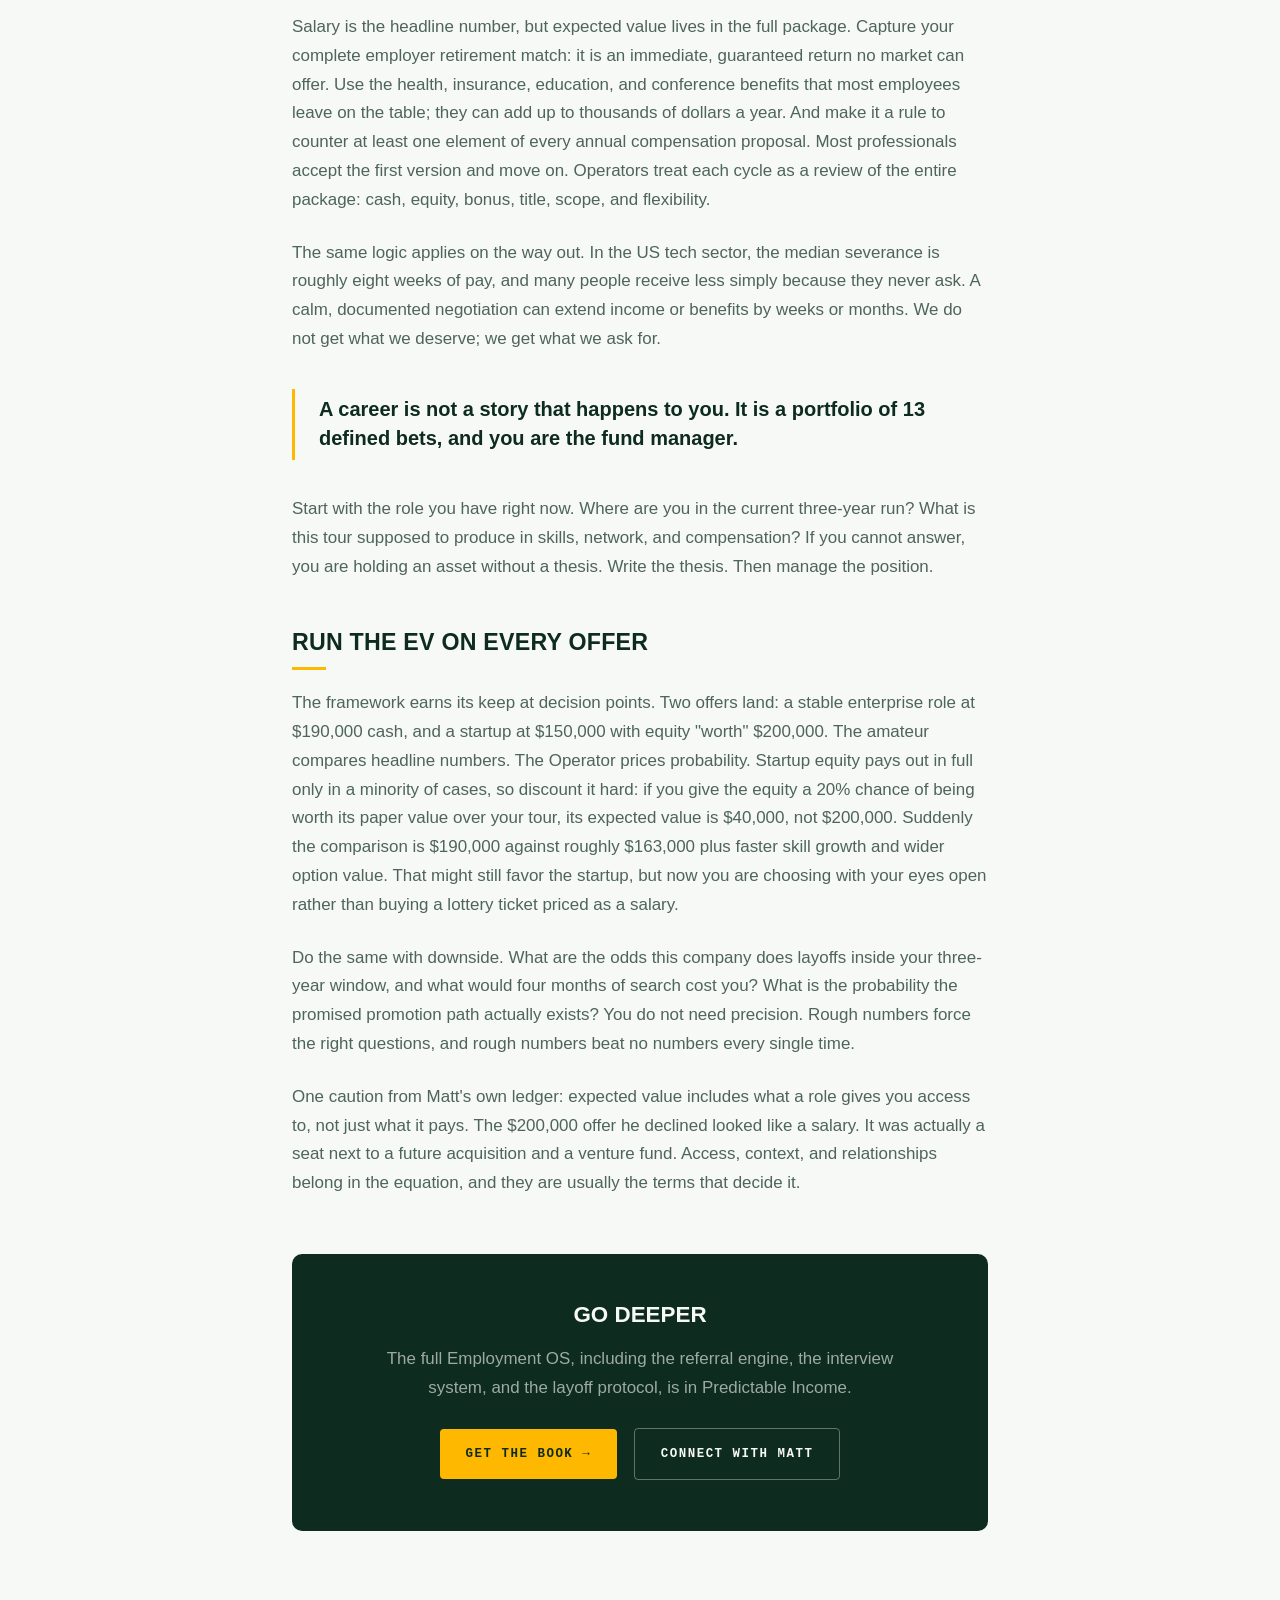
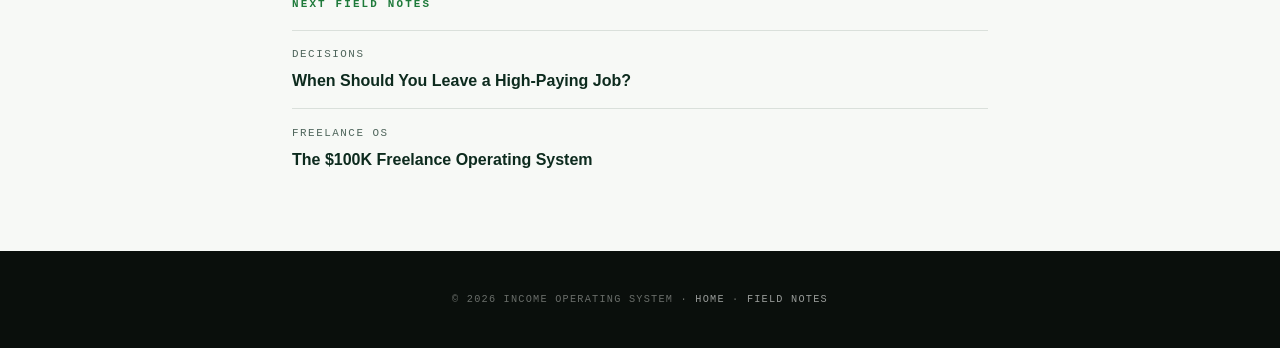
<file: notes/the-expected-value-of-your-career.html>
<!DOCTYPE html>
<html lang="en">
<head>
<meta charset="UTF-8">
<meta name="viewport" content="width=device-width, initial-scale=1.0">
<title>The Expected Value of Your Career | Field Notes | Income Operating System</title>
<meta name="description" content="Your career is a $4M asset. Most professionals manage it like a lottery ticket. How to think about roles, raises, and moves in expected value terms.">
<meta property="og:title" content="The Expected Value of Your Career">
<meta property="og:description" content="Your career is a $4M asset. Most professionals manage it like a lottery ticket. How to think about roles, raises, and moves in expected value terms.">
<meta property="og:type" content="article">
<meta property="og:url" content="https://www.incomeoperatingsystem.com/notes/the-expected-value-of-your-career.html">
<meta property="og:image" content="https://www.incomeoperatingsystem.com/assets/og-image.png">
<meta name="twitter:card" content="summary_large_image">
<meta name="twitter:image" content="https://www.incomeoperatingsystem.com/assets/og-image.png">
<link rel="canonical" href="https://www.incomeoperatingsystem.com/notes/the-expected-value-of-your-career.html">
<script type="application/ld+json">{"@context": "https://schema.org", "@type": "Article", "headline": "The Expected Value of Your Career", "url": "https://www.incomeoperatingsystem.com/notes/the-expected-value-of-your-career.html", "description": "Your career is a $4M asset. Most professionals manage it like a lottery ticket. How to think about roles, raises, and moves in expected value terms.", "image": "https://www.incomeoperatingsystem.com/assets/og-image.png", "isPartOf": {"@id": "https://www.incomeoperatingsystem.com/#website"}, "author": {"@type": "Person", "name": "Matt A. Smith", "@id": "https://www.incomeoperatingsystem.com/#matt"}, "articleSection": "Employment OS", "datePublished": "2026-08-12", "dateModified": "2026-08-12", "publisher": {"@type": "Person", "name": "Matt A. Smith"}}</script>
<link rel="stylesheet" href="notes.css">
<link rel="icon" href="data:image/svg+xml,%3Csvg xmlns='http://www.w3.org/2000/svg' viewBox='0 0 100 100'%3E%3Ccircle cx='50' cy='50' r='48' fill='%230D2B1E'/%3E%3Cpath d='M50 20 L50 62' stroke='%2363C05B' stroke-width='4'/%3E%3Cpath d='M50 24 L28 58 L48 58 Z' fill='%23F7F9F6'/%3E%3Cpath d='M54 30 L54 58 L70 58 Z' fill='%23F7F9F6'/%3E%3Cpath d='M22 66 Q35 60 50 66 T78 66 L74 76 L26 76 Z' fill='%231E7A3A'/%3E%3C/svg%3E">
</head>
<body>

<nav>
  <div class="nav-inner">
    <a class="logo" href="../index.html">
      <svg viewBox="0 0 100 100" aria-hidden="true"><circle cx="50" cy="50" r="46" fill="none" stroke="#1E7A3A" stroke-width="6" stroke-dasharray="250 40" stroke-linecap="round" transform="rotate(-30 50 50)"/><path d="M28 52 A 24 24 0 0 1 72 52" fill="none" stroke="#FFB800" stroke-width="5"/><path d="M50 20 L50 62" stroke="#63C05B" stroke-width="3.5"/><path d="M48 26 L30 58 L48 58 Z" fill="#F7F9F6"/><path d="M53 32 L53 58 L69 58 Z" fill="#F7F9F6"/><path d="M18 68 Q32 61 50 68 T82 68 L80 74 Q64 80 50 74 T20 74 Z" fill="#1E7A3A"/></svg>
      <span class="logo-word">Income <em>Operating</em> System</span>
    </a>
    <div class="nav-right">
      <a href="index.html">Field Notes</a>
      <a href="../index.html#connect" class="nav-cta">Connect with Matt</a>
    </div>
  </div>
</nav>

<header class="art-hero">
  <div class="wrap">
    <p class="eyebrow">Field Notes · Employment OS</p>
    <h1>The Expected Value of Your Career</h1>
    <p class="art-meta">By Matt A. Smith <span class="dot">·</span> 6 min read</p>
  </div>
</header>

<article>
  <div class="wrap">
    <p>Ask a professional what their house is worth and they will quote you a number within minutes. Ask what their career is worth and you get a blank stare. That asymmetry is strange, because for most people the career is the bigger asset by a wide margin. Over a typical 40-year working life, employment alone produces roughly <b>$4 million in earned income</b>. Yet almost nobody manages it with the rigor they apply to a house purchase.</p>
    <p>Expected value is the discipline of pricing decisions before you make them. Investors do it instinctively: probability of an outcome multiplied by the size of the outcome, summed across the possibilities. Applied to a career, it changes how you evaluate every role, every raise, and every exit. The question stops being "do I like this job?" and becomes "what is this move worth over its full life, and what are the odds it pays out?"</p>

    <div class="mission"><span class="m-tag">Mission Brief</span><p>Generate $4M in earned income via employment: roughly 13 three-year runs worth about $300,000 each.</p></div>

    <h2>A Job Is a $300,000 Contract</h2>
    <p>High-performing professionals treat each job as a three-year tour of duty. Not a forever home, not a one-night stand: a contract worth roughly $300,000 of lifetime value. That is the price of a small house, and you would never buy a house without research, inspection, and negotiation. So do the same diligence before accepting a role. Talk to people on the team. Ask about leadership, growth paths, and product strength. You are not just accepting a paycheck; you are investing three years of your life.</p>
    <p>The three-year frame also stabilizes your psychology. When you commit up front to a defined window, you stop reacting emotionally to the first rough quarter or a new manager. Year one develops foundational expertise. Year two builds on that progress. Year three maximizes compensation or prepares the next move. Thirteen of these runs, executed with intention, is a $4 million career.</p>

    <figure>
      <svg viewBox="0 0 700 190" role="img" aria-label="Timeline showing a career of 13 three-year employment runs totaling four million dollars">
        <g font-family="ui-monospace,Menlo,monospace">
          <line x1="30" y1="120" x2="670" y2="120" stroke="rgba(13,43,30,.25)" stroke-width="2"/>
          <g>
            <rect x="40"  y="70" width="130" height="34" rx="4" fill="#0D2B1E"/><text x="105" y="92" fill="#F7F9F6" font-size="11" text-anchor="middle">RUN 1</text>
            <rect x="185" y="70" width="130" height="34" rx="4" fill="#1E7A3A"/><text x="250" y="92" fill="#F7F9F6" font-size="11" text-anchor="middle">RUN 2</text>
            <rect x="330" y="70" width="130" height="34" rx="4" fill="#63C05B"/><text x="395" y="92" fill="#0D2B1E" font-size="11" text-anchor="middle">RUN 3</text>
            <text x="500" y="92" fill="rgba(13,43,30,.5)" font-size="14" font-weight="700">… ×13</text>
          </g>
          <text x="105" y="145" fill="rgba(13,43,30,.6)" font-size="10" text-anchor="middle">3 YRS · ~$300K</text>
          <text x="250" y="145" fill="rgba(13,43,30,.6)" font-size="10" text-anchor="middle">3 YRS · ~$300K</text>
          <text x="395" y="145" fill="rgba(13,43,30,.6)" font-size="10" text-anchor="middle">3 YRS · ~$300K</text>
          <text x="350" y="35" fill="#0D2B1E" font-size="15" font-weight="700" text-anchor="middle" letter-spacing="2">13 RUNS  →  ~$4,000,000 EARNED</text>
          <text x="350" y="178" fill="#B78400" font-size="10" text-anchor="middle" letter-spacing="1">SAVE AND INVEST 25% OF IT AND THAT ALONE CAN GROW INTO A $1M PORTFOLIO</text>
        </g>
      </svg>
      <figcaption>The career as an asset: thirteen defined earning periods, not one endless stretch</figcaption>
    </figure>

    <h2>The $4.6 Million Negotiation Gap</h2>
    <p>Small differences in growth rate produce enormous differences in lifetime value, because raises compound exactly like investment returns. Imagine two professionals who each start at $100,000 at age 25 and work until 65. One follows the standard track and accepts 3% raises each year. The other earns 5% annual increases through consistent negotiation, strong performance, and well-timed career moves.</p>
    <p>After 40 years, the standard path produces about <b>$7.5 million</b> in total earnings. The proactive path reaches roughly <b>$12.1 million</b>. That is a <b>$4.6 million gap</b> created entirely by asking for more. Each raise compounds on the one before it. What looks incremental in the moment becomes decisive over time, often marking the line between treading water and long-term security.</p>

    <figure>
      <svg viewBox="0 0 700 230" role="img" aria-label="Bar chart comparing lifetime earnings at three percent versus five percent annual raises">
        <g font-family="ui-monospace,Menlo,monospace">
          <rect x="120" y="95"  width="440" height="42" rx="4" fill="rgba(13,43,30,.25)"/>
          <rect x="120" y="155" width="620" height="0" fill="none"/>
          <rect x="120" y="155" width="530" height="42" rx="4" fill="#1E7A3A"/>
          <rect x="524" y="155" width="126" height="42" rx="4" fill="#FFB800"/>
          <text x="112" y="122" fill="#0D2B1E" font-size="11" text-anchor="end">3% RAISES</text>
          <text x="112" y="182" fill="#0D2B1E" font-size="11" text-anchor="end">5% RAISES</text>
          <text x="345" y="122" fill="#0D2B1E" font-size="12" font-weight="700" text-anchor="middle">$7.5M</text>
          <text x="330" y="182" fill="#F7F9F6" font-size="12" font-weight="700" text-anchor="middle">$12.1M</text>
          <text x="350" y="40" fill="#0D2B1E" font-size="15" font-weight="700" text-anchor="middle" letter-spacing="2">SAME JOB. SAME START. DIFFERENT HABIT.</text>
          <text x="350" y="64" fill="#B78400" font-size="11" text-anchor="middle" letter-spacing="1">THE GOLD SLICE IS THE $4.6M CREATED BY NEGOTIATING</text>
        </g>
      </svg>
      <figcaption>$100K starting salary, age 25 to 65. The difference is the asking.</figcaption>
    </figure>

    <h2>2,000 Actions, One Offer</h2>
    <p>Expected value thinking also demystifies the job search. The average search takes about four months and, from first outreach to final offer, can involve roughly 2,000 individual actions. Prospecting turns into conversations. Conversations turn into referrals. Referrals turn into interviews. Interviews turn into offers. The ratios hold with surprising consistency: about one in four informational interviews leads to a referral, and about one in two referrals results in a live interview.</p>
    <p>Run the math backward from the outcome. One offer, worth $300,000 over three years, priced at 2,000 small actions. That is $150 of career value per message, call, or introduction. Suddenly the unanswered email is not a rejection; it is a paid rep. Aim for 15 outreach activities a day, one informational interview a week, and one or two referrals a month that convert into active interviews. Job boards rarely clear that bar. Internal referrals do, because a single endorsement from someone inside the company can move you from the bottom of the stack to the interview table.</p>

    <div class="stat-strip">
      <div class="stat"><div class="num">$4M</div><div class="lab">Career earnings target</div></div>
      <div class="stat"><div class="num">13</div><div class="lab">Employment runs</div></div>
      <div class="stat"><div class="num">~2,000</div><div class="lab">Actions per offer</div></div>
      <div class="stat"><div class="num"><span class="u">$150</span></div><div class="lab">EV per action</div></div>
    </div>

    <h2>Price the Whole Package, Not the Salary</h2>
    <p>Salary is the headline number, but expected value lives in the full package. Capture your complete employer retirement match: it is an immediate, guaranteed return no market can offer. Use the health, insurance, education, and conference benefits that most employees leave on the table; they can add up to thousands of dollars a year. And make it a rule to counter at least one element of every annual compensation proposal. Most professionals accept the first version and move on. Operators treat each cycle as a review of the entire package: cash, equity, bonus, title, scope, and flexibility.</p>
    <p>The same logic applies on the way out. In the US tech sector, the median severance is roughly eight weeks of pay, and many people receive less simply because they never ask. A calm, documented negotiation can extend income or benefits by weeks or months. We do not get what we deserve; we get what we ask for.</p>

    <div class="pull">A career is not a story that happens to you. It is a portfolio of 13 defined bets, and you are the fund manager.</div>

    <p>Start with the role you have right now. Where are you in the current three-year run? What is this tour supposed to produce in skills, network, and compensation? If you cannot answer, you are holding an asset without a thesis. Write the thesis. Then manage the position.</p>

    <h2>Run the EV on Every Offer</h2>
    <p>The framework earns its keep at decision points. Two offers land: a stable enterprise role at $190,000 cash, and a startup at $150,000 with equity "worth" $200,000. The amateur compares headline numbers. The Operator prices probability. Startup equity pays out in full only in a minority of cases, so discount it hard: if you give the equity a 20% chance of being worth its paper value over your tour, its expected value is $40,000, not $200,000. Suddenly the comparison is $190,000 against roughly $163,000 plus faster skill growth and wider option value. That might still favor the startup, but now you are choosing with your eyes open rather than buying a lottery ticket priced as a salary.</p>
    <p>Do the same with downside. What are the odds this company does layoffs inside your three-year window, and what would four months of search cost you? What is the probability the promised promotion path actually exists? You do not need precision. Rough numbers force the right questions, and rough numbers beat no numbers every single time.</p>
    <p>One caution from Matt's own ledger: expected value includes what a role gives you access to, not just what it pays. The $200,000 offer he declined looked like a salary. It was actually a seat next to a future acquisition and a venture fund. Access, context, and relationships belong in the equation, and they are usually the terms that decide it.</p>

    <div class="cta-block">
      <h3>Go Deeper</h3>
      <p>The full Employment OS, including the referral engine, the interview system, and the layoff protocol, is in Predictable Income.</p>
      <a class="btn btn-gold" href="https://www.amazon.com/Predictable-Income-Practical-Building-Dependent/dp/0984380299/" target="_blank" rel="noopener">Get the Book →</a>
      <a class="btn btn-ghost" href="../index.html#connect">Connect with Matt</a>
    </div>
  </div>
</article>

<div class="next-notes">
  <h4>Next Field Notes</h4>
  <a href="when-should-you-leave-a-high-paying-job.html"><span>Decisions</span>When Should You Leave a High-Paying Job?</a>
  <a href="the-100k-freelance-operating-system.html"><span>Freelance OS</span>The $100K Freelance Operating System</a>
</div>

<footer>
  <p class="foot-line">© 2026 INCOME OPERATING SYSTEM · <a href="../index.html">HOME</a> · <a href="index.html">FIELD NOTES</a></p>
</footer>

</body>
</html>
</file>
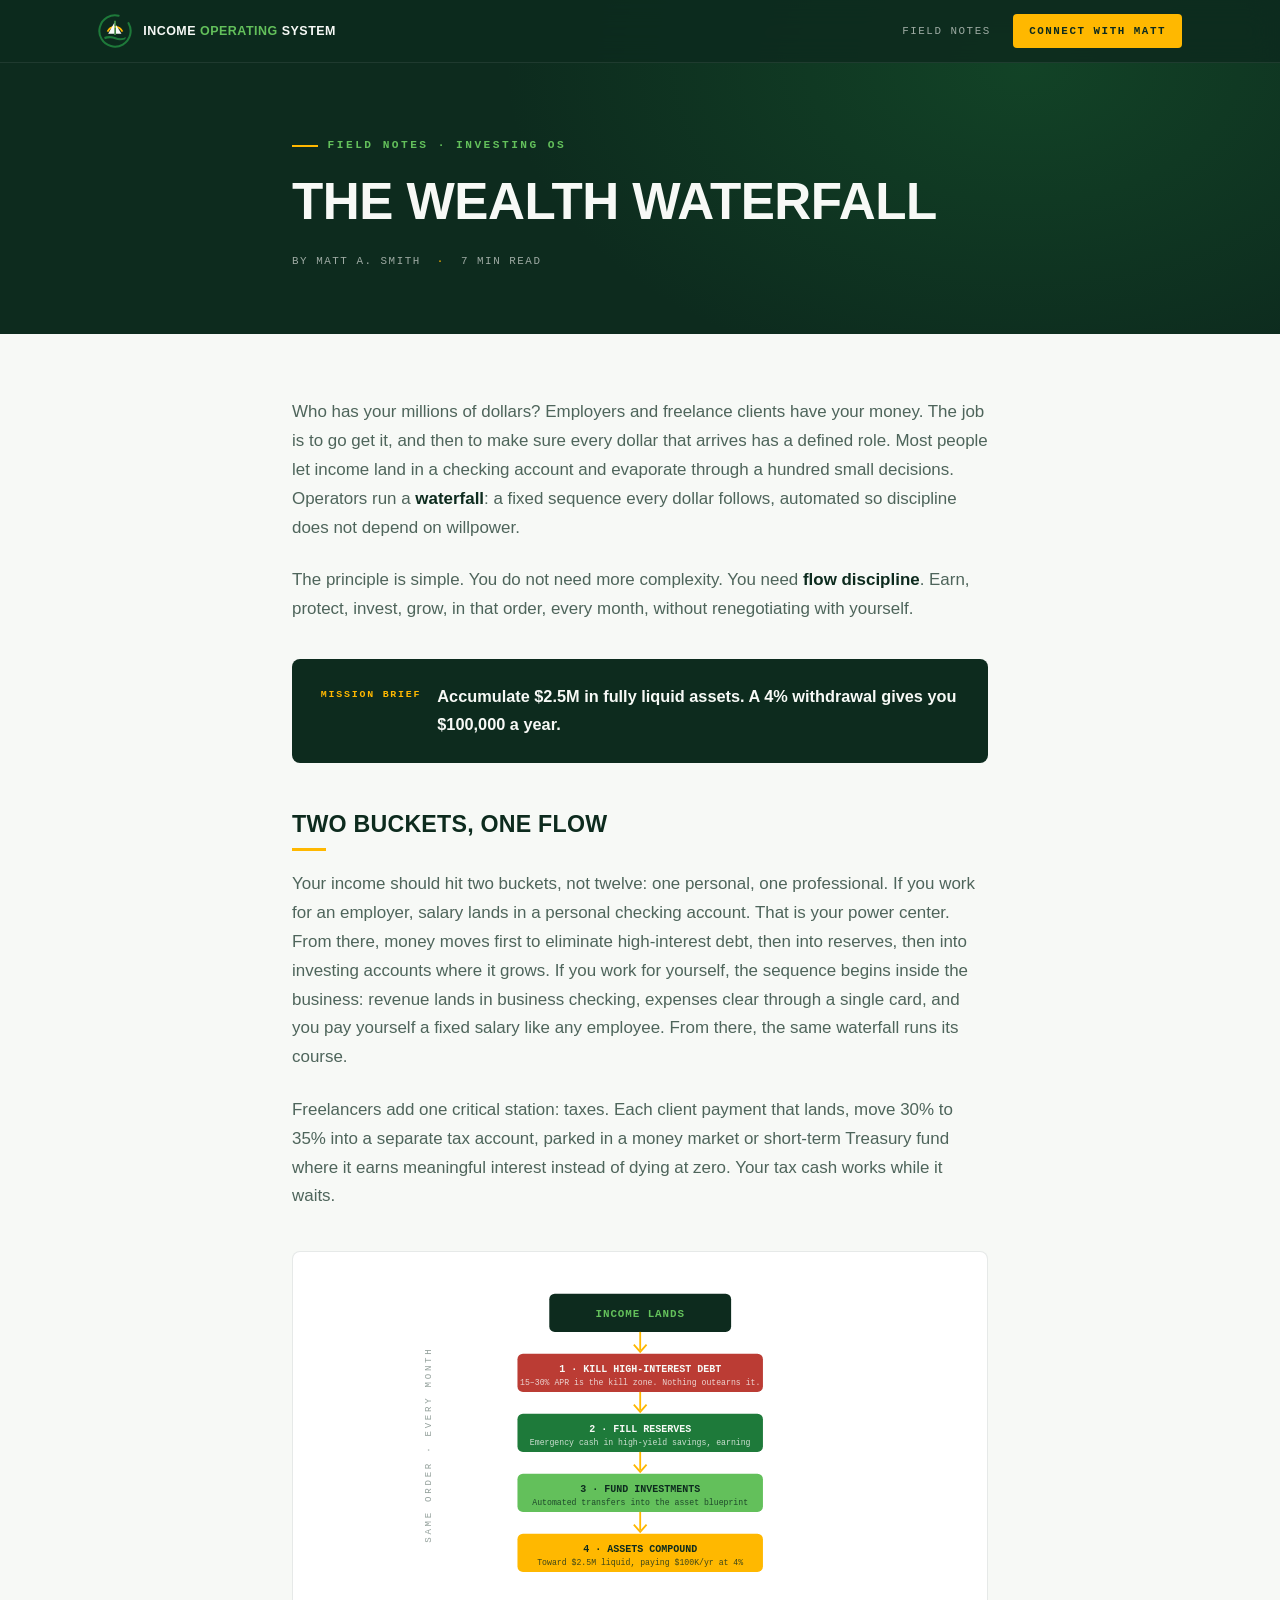
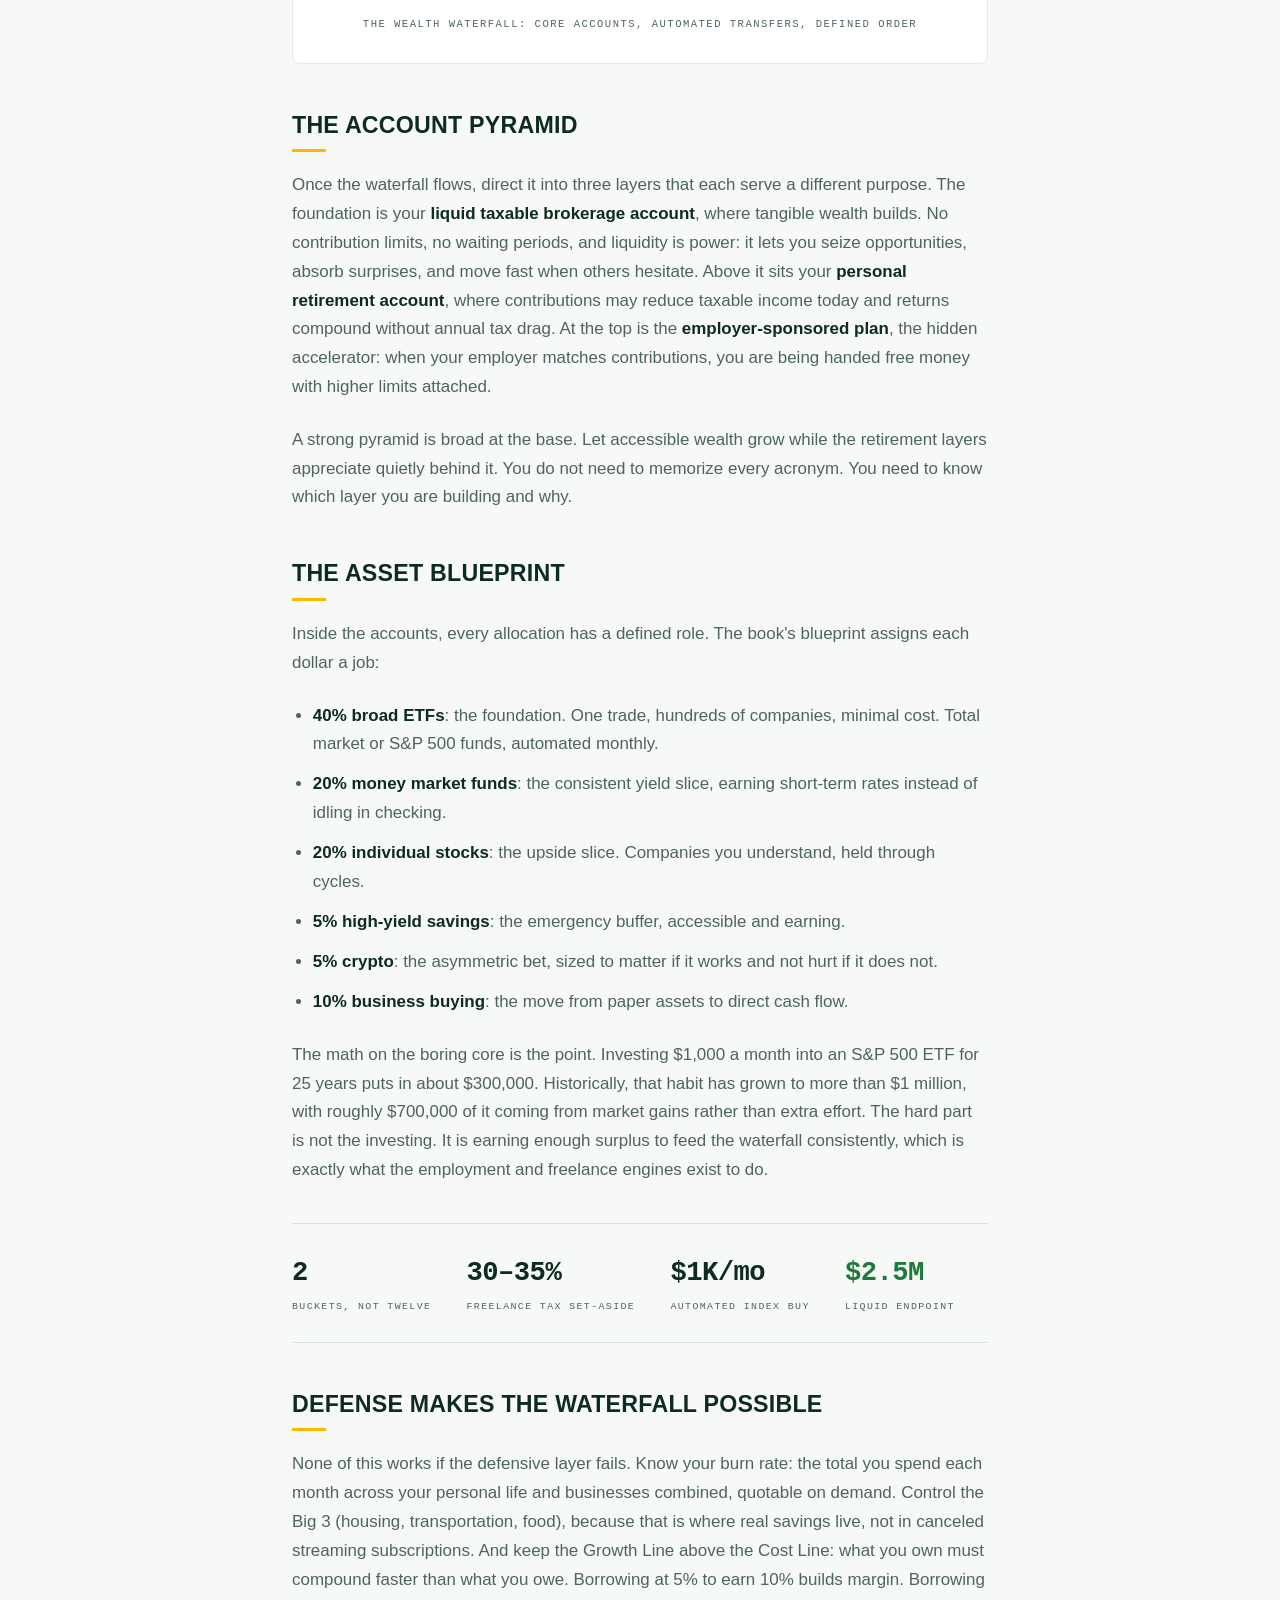
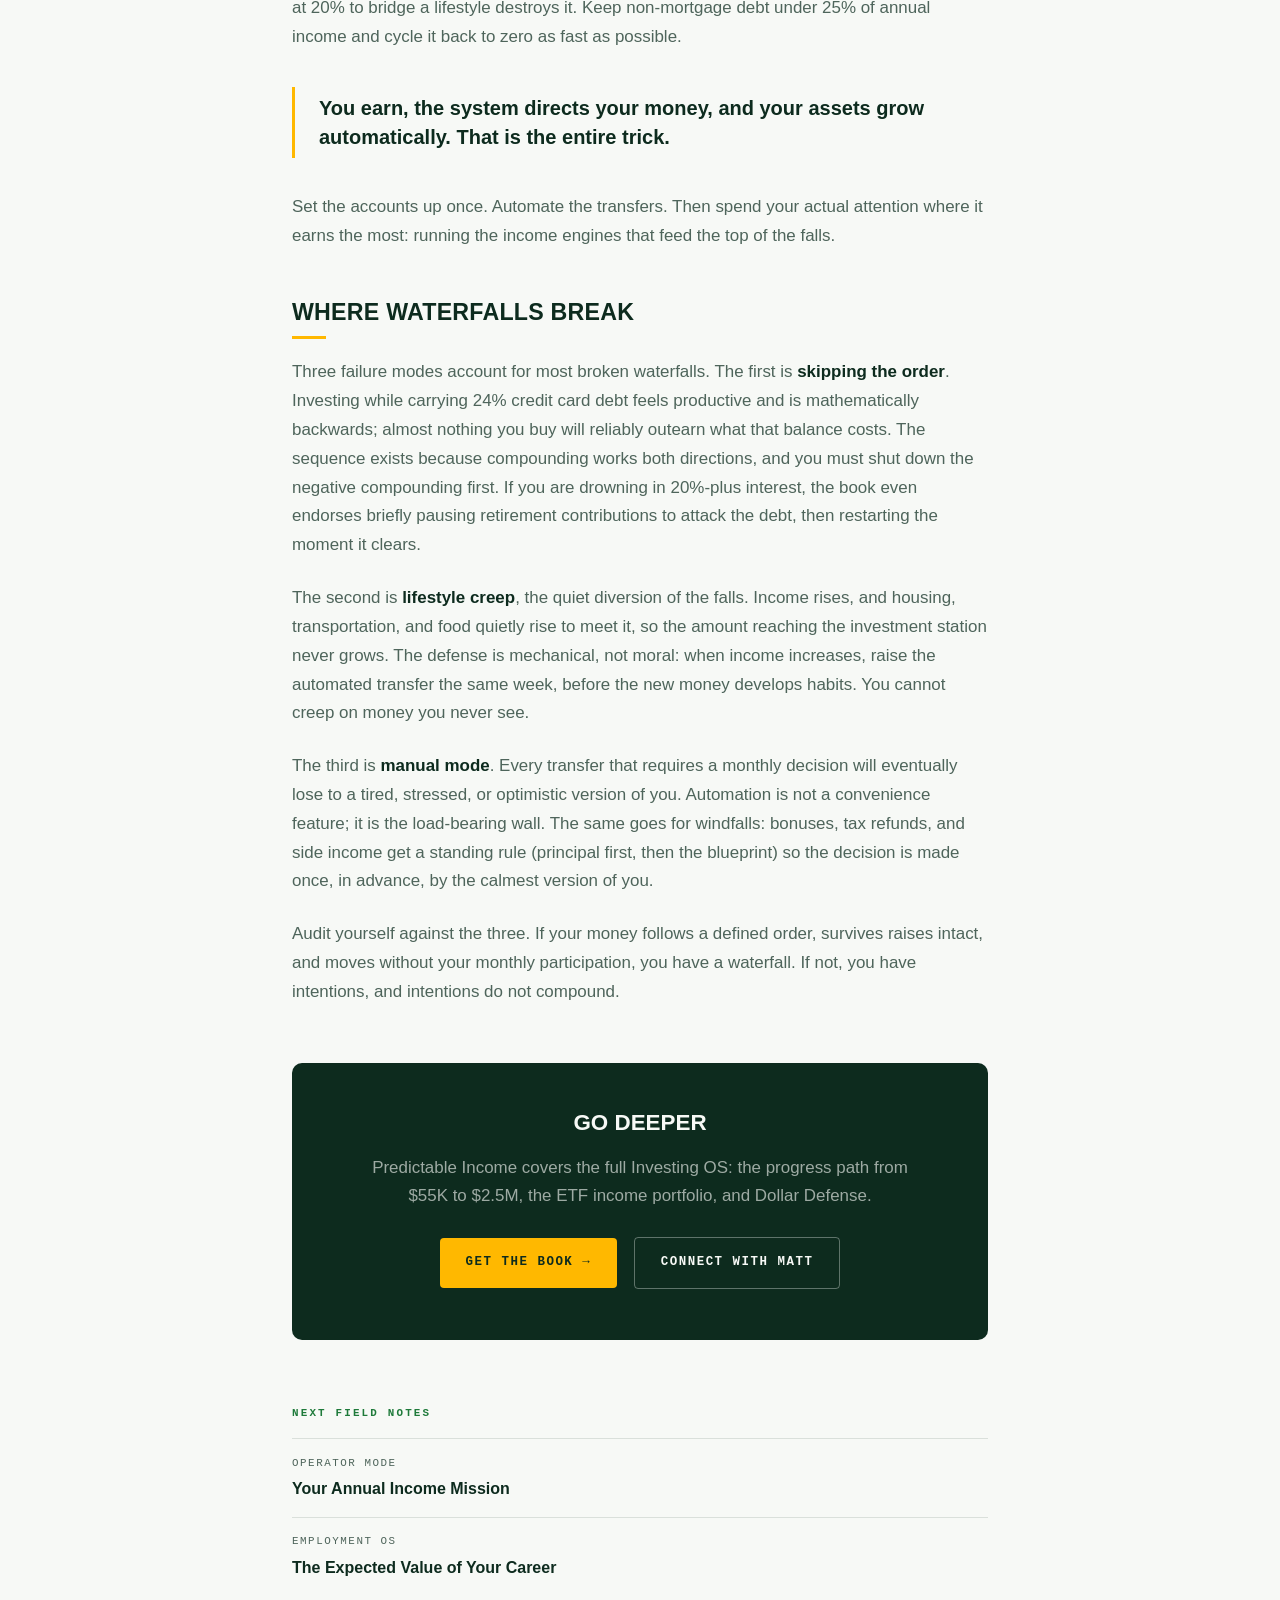
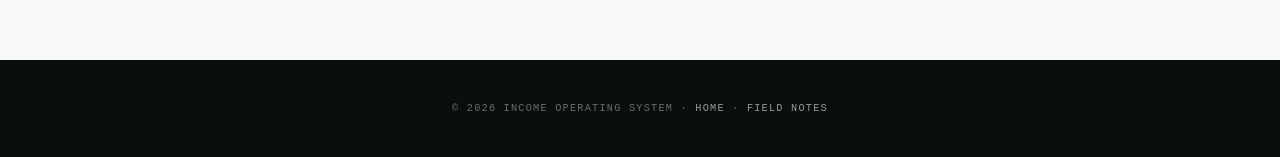
<file: notes/the-wealth-waterfall.html>
<!DOCTYPE html>
<html lang="en">
<head>
<meta charset="UTF-8">
<meta name="viewport" content="width=device-width, initial-scale=1.0">
<title>The Wealth Waterfall | Field Notes | Income Operating System</title>
<meta name="description" content="Every dollar you earn should follow the same defined path: earn, protect, invest, grow. The account structure and flow discipline that makes wealth building automatic.">
<meta property="og:title" content="The Wealth Waterfall">
<meta property="og:description" content="Every dollar you earn should follow the same defined path: earn, protect, invest, grow. The account structure and flow discipline that makes wealth building automatic.">
<meta property="og:type" content="article">
<meta property="og:url" content="https://www.incomeoperatingsystem.com/notes/the-wealth-waterfall.html">
<meta property="og:image" content="https://www.incomeoperatingsystem.com/assets/og-image.png">
<meta name="twitter:card" content="summary_large_image">
<meta name="twitter:image" content="https://www.incomeoperatingsystem.com/assets/og-image.png">
<link rel="canonical" href="https://www.incomeoperatingsystem.com/notes/the-wealth-waterfall.html">
<script type="application/ld+json">{"@context": "https://schema.org", "@type": "Article", "headline": "The Wealth Waterfall", "url": "https://www.incomeoperatingsystem.com/notes/the-wealth-waterfall.html", "description": "Every dollar you earn should follow the same defined path: earn, protect, invest, grow. The account structure and flow discipline that makes wealth building automatic.", "image": "https://www.incomeoperatingsystem.com/assets/og-image.png", "isPartOf": {"@id": "https://www.incomeoperatingsystem.com/#website"}, "author": {"@type": "Person", "name": "Matt A. Smith", "@id": "https://www.incomeoperatingsystem.com/#matt"}, "articleSection": "Investing OS", "datePublished": "2026-08-12", "dateModified": "2026-08-12", "publisher": {"@type": "Person", "name": "Matt A. Smith"}}</script>
<link rel="stylesheet" href="notes.css">
<link rel="icon" href="data:image/svg+xml,%3Csvg xmlns='http://www.w3.org/2000/svg' viewBox='0 0 100 100'%3E%3Ccircle cx='50' cy='50' r='48' fill='%230D2B1E'/%3E%3Cpath d='M50 20 L50 62' stroke='%2363C05B' stroke-width='4'/%3E%3Cpath d='M50 24 L28 58 L48 58 Z' fill='%23F7F9F6'/%3E%3Cpath d='M54 30 L54 58 L70 58 Z' fill='%23F7F9F6'/%3E%3Cpath d='M22 66 Q35 60 50 66 T78 66 L74 76 L26 76 Z' fill='%231E7A3A'/%3E%3C/svg%3E">
</head>
<body>

<nav>
  <div class="nav-inner">
    <a class="logo" href="../index.html">
      <svg viewBox="0 0 100 100" aria-hidden="true"><circle cx="50" cy="50" r="46" fill="none" stroke="#1E7A3A" stroke-width="6" stroke-dasharray="250 40" stroke-linecap="round" transform="rotate(-30 50 50)"/><path d="M28 52 A 24 24 0 0 1 72 52" fill="none" stroke="#FFB800" stroke-width="5"/><path d="M50 20 L50 62" stroke="#63C05B" stroke-width="3.5"/><path d="M48 26 L30 58 L48 58 Z" fill="#F7F9F6"/><path d="M53 32 L53 58 L69 58 Z" fill="#F7F9F6"/><path d="M18 68 Q32 61 50 68 T82 68 L80 74 Q64 80 50 74 T20 74 Z" fill="#1E7A3A"/></svg>
      <span class="logo-word">Income <em>Operating</em> System</span>
    </a>
    <div class="nav-right">
      <a href="index.html">Field Notes</a>
      <a href="../index.html#connect" class="nav-cta">Connect with Matt</a>
    </div>
  </div>
</nav>

<header class="art-hero">
  <div class="wrap">
    <p class="eyebrow">Field Notes · Investing OS</p>
    <h1>The Wealth Waterfall</h1>
    <p class="art-meta">By Matt A. Smith <span class="dot">·</span> 7 min read</p>
  </div>
</header>

<article>
  <div class="wrap">
    <p>Who has your millions of dollars? Employers and freelance clients have your money. The job is to go get it, and then to make sure every dollar that arrives has a defined role. Most people let income land in a checking account and evaporate through a hundred small decisions. Operators run a <b>waterfall</b>: a fixed sequence every dollar follows, automated so discipline does not depend on willpower.</p>
    <p>The principle is simple. You do not need more complexity. You need <b>flow discipline</b>. Earn, protect, invest, grow, in that order, every month, without renegotiating with yourself.</p>

    <div class="mission"><span class="m-tag">Mission Brief</span><p>Accumulate $2.5M in fully liquid assets. A 4% withdrawal gives you $100,000 a year.</p></div>

    <h2>Two Buckets, One Flow</h2>
    <p>Your income should hit two buckets, not twelve: one personal, one professional. If you work for an employer, salary lands in a personal checking account. That is your power center. From there, money moves first to eliminate high-interest debt, then into reserves, then into investing accounts where it grows. If you work for yourself, the sequence begins inside the business: revenue lands in business checking, expenses clear through a single card, and you pay yourself a fixed salary like any employee. From there, the same waterfall runs its course.</p>
    <p>Freelancers add one critical station: taxes. Each client payment that lands, move 30% to 35% into a separate tax account, parked in a money market or short-term Treasury fund where it earns meaningful interest instead of dying at zero. Your tax cash works while it waits.</p>

    <figure>
      <svg viewBox="0 0 700 340" role="img" aria-label="Waterfall diagram showing income flowing through debt elimination, reserves, and investments">
        <g font-family="ui-monospace,Menlo,monospace" text-anchor="middle">
          <rect x="250" y="14" width="200" height="42" rx="6" fill="#0D2B1E"/>
          <text x="350" y="40" fill="#63C05B" font-size="12" font-weight="700" letter-spacing="1">INCOME LANDS</text>
          <path d="M350 56 L350 76" stroke="#FFB800" stroke-width="2"/>
          <path d="M343 70 L350 78 L357 70" fill="none" stroke="#FFB800" stroke-width="2"/>
          <rect x="215" y="80" width="270" height="42" rx="6" fill="#B4271E" opacity=".9"/>
          <text x="350" y="100" fill="#F7F9F6" font-size="11" font-weight="700">1 · KILL HIGH-INTEREST DEBT</text>
          <text x="350" y="114" fill="rgba(247,249,246,.8)" font-size="9">15–30% APR is the kill zone. Nothing outearns it.</text>
          <path d="M350 122 L350 142" stroke="#FFB800" stroke-width="2"/>
          <path d="M343 136 L350 144 L357 136" fill="none" stroke="#FFB800" stroke-width="2"/>
          <rect x="215" y="146" width="270" height="42" rx="6" fill="#1E7A3A"/>
          <text x="350" y="166" fill="#F7F9F6" font-size="11" font-weight="700">2 · FILL RESERVES</text>
          <text x="350" y="180" fill="rgba(247,249,246,.8)" font-size="9">Emergency cash in high-yield savings, earning</text>
          <path d="M350 188 L350 208" stroke="#FFB800" stroke-width="2"/>
          <path d="M343 202 L350 210 L357 202" fill="none" stroke="#FFB800" stroke-width="2"/>
          <rect x="215" y="212" width="270" height="42" rx="6" fill="#63C05B"/>
          <text x="350" y="232" fill="#0D2B1E" font-size="11" font-weight="700">3 · FUND INVESTMENTS</text>
          <text x="350" y="246" fill="rgba(13,43,30,.8)" font-size="9">Automated transfers into the asset blueprint</text>
          <path d="M350 254 L350 274" stroke="#FFB800" stroke-width="2"/>
          <path d="M343 268 L350 276 L357 268" fill="none" stroke="#FFB800" stroke-width="2"/>
          <rect x="215" y="278" width="270" height="42" rx="6" fill="#FFB800"/>
          <text x="350" y="298" fill="#0D2B1E" font-size="11" font-weight="700">4 · ASSETS COMPOUND</text>
          <text x="350" y="312" fill="rgba(13,43,30,.8)" font-size="9">Toward $2.5M liquid, paying $100K/yr at 4%</text>
          <text x="120" y="180" fill="rgba(13,43,30,.45)" font-size="10" transform="rotate(-90 120 180)" letter-spacing="3">SAME ORDER · EVERY MONTH</text>
        </g>
      </svg>
      <figcaption>The Wealth Waterfall: core accounts, automated transfers, defined order</figcaption>
    </figure>

    <h2>The Account Pyramid</h2>
    <p>Once the waterfall flows, direct it into three layers that each serve a different purpose. The foundation is your <b>liquid taxable brokerage account</b>, where tangible wealth builds. No contribution limits, no waiting periods, and liquidity is power: it lets you seize opportunities, absorb surprises, and move fast when others hesitate. Above it sits your <b>personal retirement account</b>, where contributions may reduce taxable income today and returns compound without annual tax drag. At the top is the <b>employer-sponsored plan</b>, the hidden accelerator: when your employer matches contributions, you are being handed free money with higher limits attached.</p>
    <p>A strong pyramid is broad at the base. Let accessible wealth grow while the retirement layers appreciate quietly behind it. You do not need to memorize every acronym. You need to know which layer you are building and why.</p>

    <h2>The Asset Blueprint</h2>
    <p>Inside the accounts, every allocation has a defined role. The book's blueprint assigns each dollar a job:</p>
    <ul>
      <li><b>40% broad ETFs</b>: the foundation. One trade, hundreds of companies, minimal cost. Total market or S&amp;P 500 funds, automated monthly.</li>
      <li><b>20% money market funds</b>: the consistent yield slice, earning short-term rates instead of idling in checking.</li>
      <li><b>20% individual stocks</b>: the upside slice. Companies you understand, held through cycles.</li>
      <li><b>5% high-yield savings</b>: the emergency buffer, accessible and earning.</li>
      <li><b>5% crypto</b>: the asymmetric bet, sized to matter if it works and not hurt if it does not.</li>
      <li><b>10% business buying</b>: the move from paper assets to direct cash flow.</li>
    </ul>
    <p>The math on the boring core is the point. Investing $1,000 a month into an S&amp;P 500 ETF for 25 years puts in about $300,000. Historically, that habit has grown to more than $1 million, with roughly $700,000 of it coming from market gains rather than extra effort. The hard part is not the investing. It is earning enough surplus to feed the waterfall consistently, which is exactly what the employment and freelance engines exist to do.</p>

    <div class="stat-strip">
      <div class="stat"><div class="num">2</div><div class="lab">Buckets, not twelve</div></div>
      <div class="stat"><div class="num">30–35%</div><div class="lab">Freelance tax set-aside</div></div>
      <div class="stat"><div class="num">$1K/mo</div><div class="lab">Automated index buy</div></div>
      <div class="stat"><div class="num"><span class="u">$2.5M</span></div><div class="lab">Liquid endpoint</div></div>
    </div>

    <h2>Defense Makes the Waterfall Possible</h2>
    <p>None of this works if the defensive layer fails. Know your burn rate: the total you spend each month across your personal life and businesses combined, quotable on demand. Control the Big 3 (housing, transportation, food), because that is where real savings live, not in canceled streaming subscriptions. And keep the Growth Line above the Cost Line: what you own must compound faster than what you owe. Borrowing at 5% to earn 10% builds margin. Borrowing at 20% to bridge a lifestyle destroys it. Keep non-mortgage debt under 25% of annual income and cycle it back to zero as fast as possible.</p>

    <div class="pull">You earn, the system directs your money, and your assets grow automatically. That is the entire trick.</div>

    <p>Set the accounts up once. Automate the transfers. Then spend your actual attention where it earns the most: running the income engines that feed the top of the falls.</p>

    <h2>Where Waterfalls Break</h2>
    <p>Three failure modes account for most broken waterfalls. The first is <b>skipping the order</b>. Investing while carrying 24% credit card debt feels productive and is mathematically backwards; almost nothing you buy will reliably outearn what that balance costs. The sequence exists because compounding works both directions, and you must shut down the negative compounding first. If you are drowning in 20%-plus interest, the book even endorses briefly pausing retirement contributions to attack the debt, then restarting the moment it clears.</p>
    <p>The second is <b>lifestyle creep</b>, the quiet diversion of the falls. Income rises, and housing, transportation, and food quietly rise to meet it, so the amount reaching the investment station never grows. The defense is mechanical, not moral: when income increases, raise the automated transfer the same week, before the new money develops habits. You cannot creep on money you never see.</p>
    <p>The third is <b>manual mode</b>. Every transfer that requires a monthly decision will eventually lose to a tired, stressed, or optimistic version of you. Automation is not a convenience feature; it is the load-bearing wall. The same goes for windfalls: bonuses, tax refunds, and side income get a standing rule (principal first, then the blueprint) so the decision is made once, in advance, by the calmest version of you.</p>
    <p>Audit yourself against the three. If your money follows a defined order, survives raises intact, and moves without your monthly participation, you have a waterfall. If not, you have intentions, and intentions do not compound.</p>

    <div class="cta-block">
      <h3>Go Deeper</h3>
      <p>Predictable Income covers the full Investing OS: the progress path from $55K to $2.5M, the ETF income portfolio, and Dollar Defense.</p>
      <a class="btn btn-gold" href="https://www.amazon.com/Predictable-Income-Practical-Building-Dependent/dp/0984380299/" target="_blank" rel="noopener">Get the Book →</a>
      <a class="btn btn-ghost" href="../index.html#connect">Connect with Matt</a>
    </div>
  </div>
</article>

<div class="next-notes">
  <h4>Next Field Notes</h4>
  <a href="your-annual-income-mission.html"><span>Operator Mode</span>Your Annual Income Mission</a>
  <a href="the-expected-value-of-your-career.html"><span>Employment OS</span>The Expected Value of Your Career</a>
</div>

<footer>
  <p class="foot-line">© 2026 INCOME OPERATING SYSTEM · <a href="../index.html">HOME</a> · <a href="index.html">FIELD NOTES</a></p>
</footer>

</body>
</html>
</file>
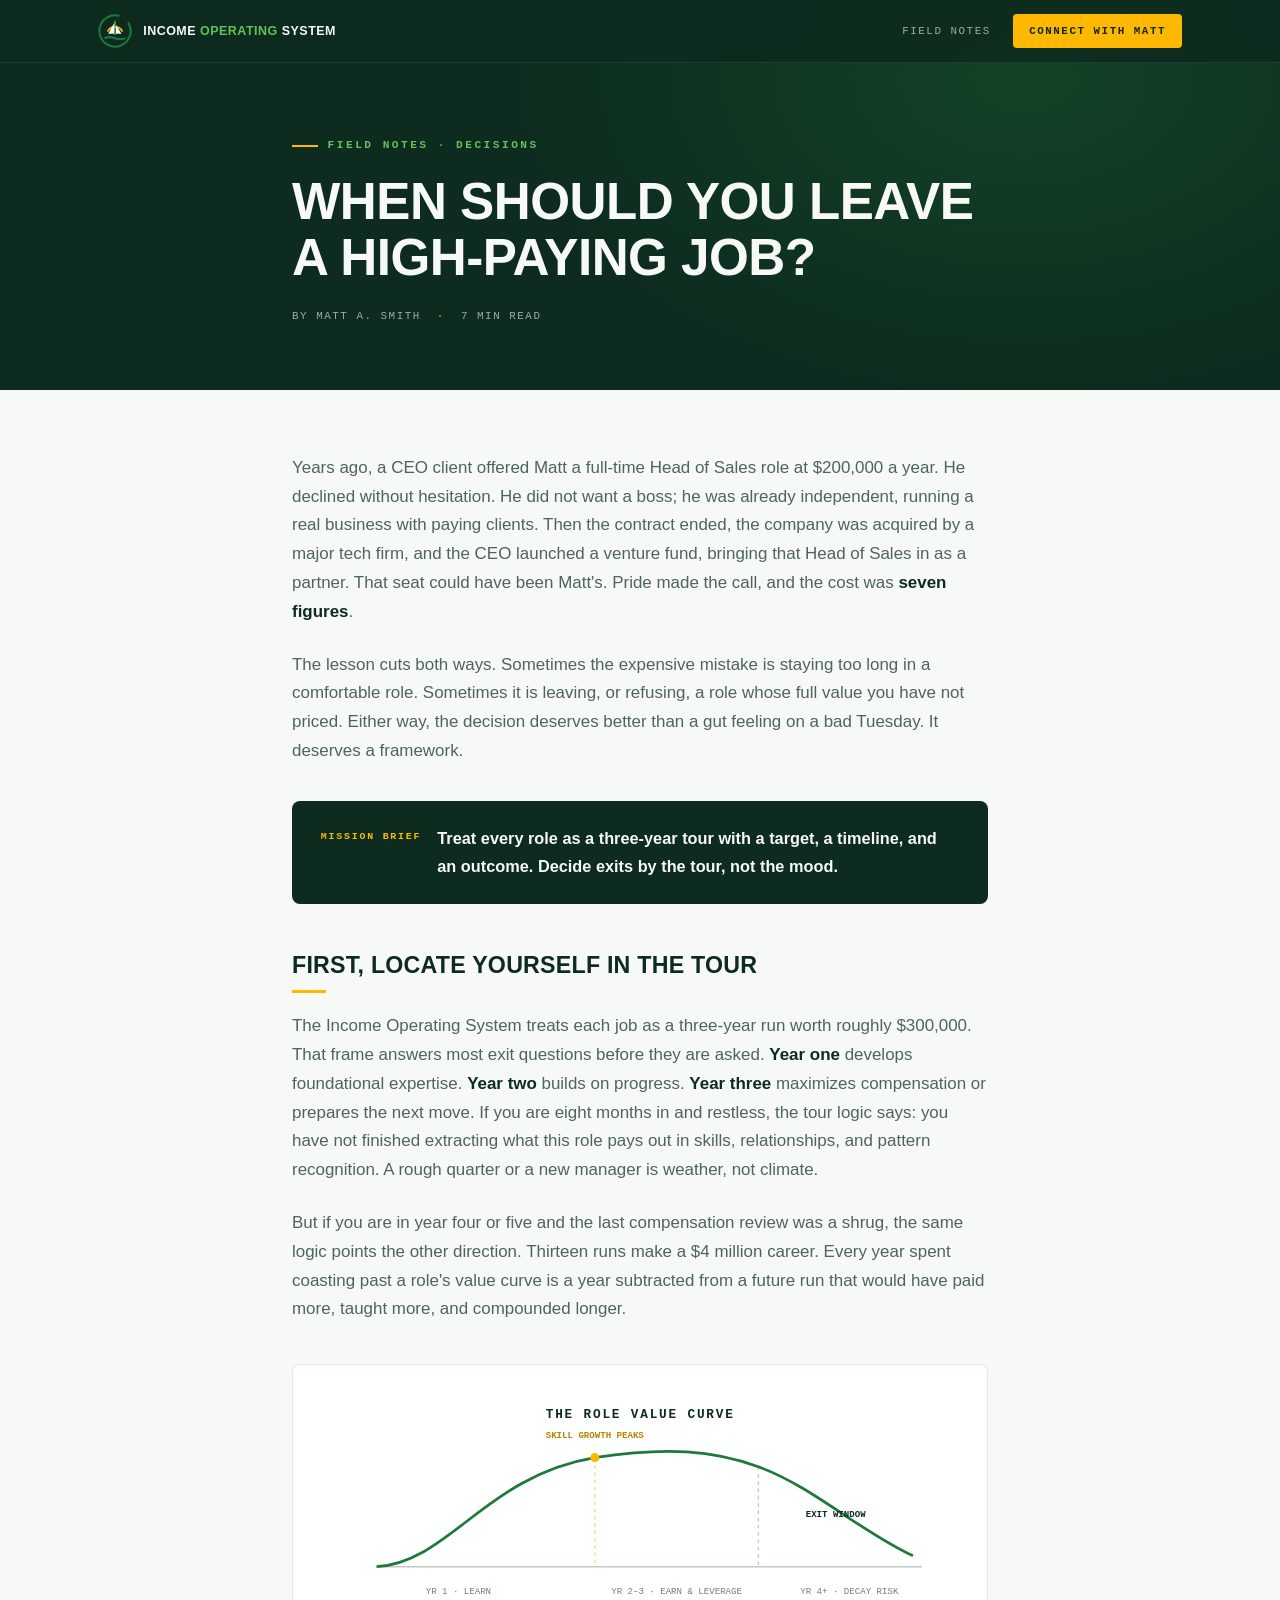
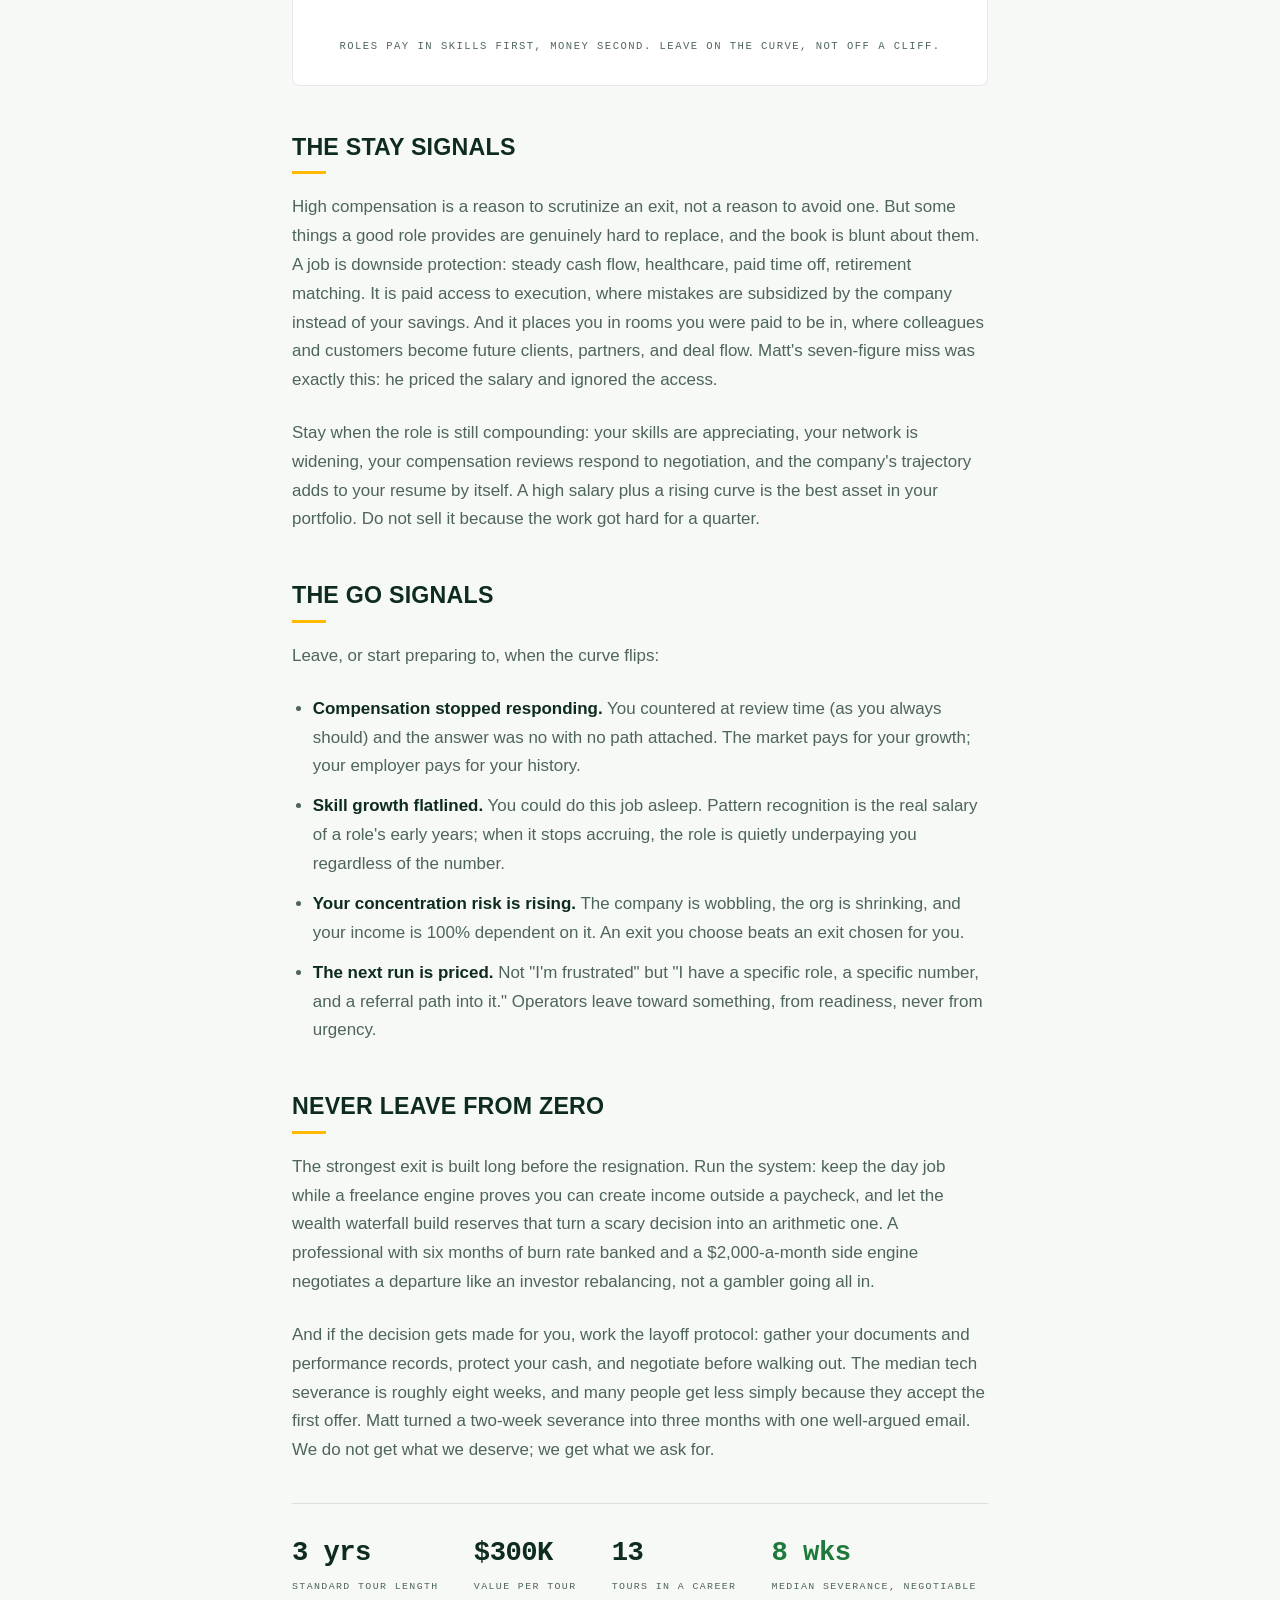
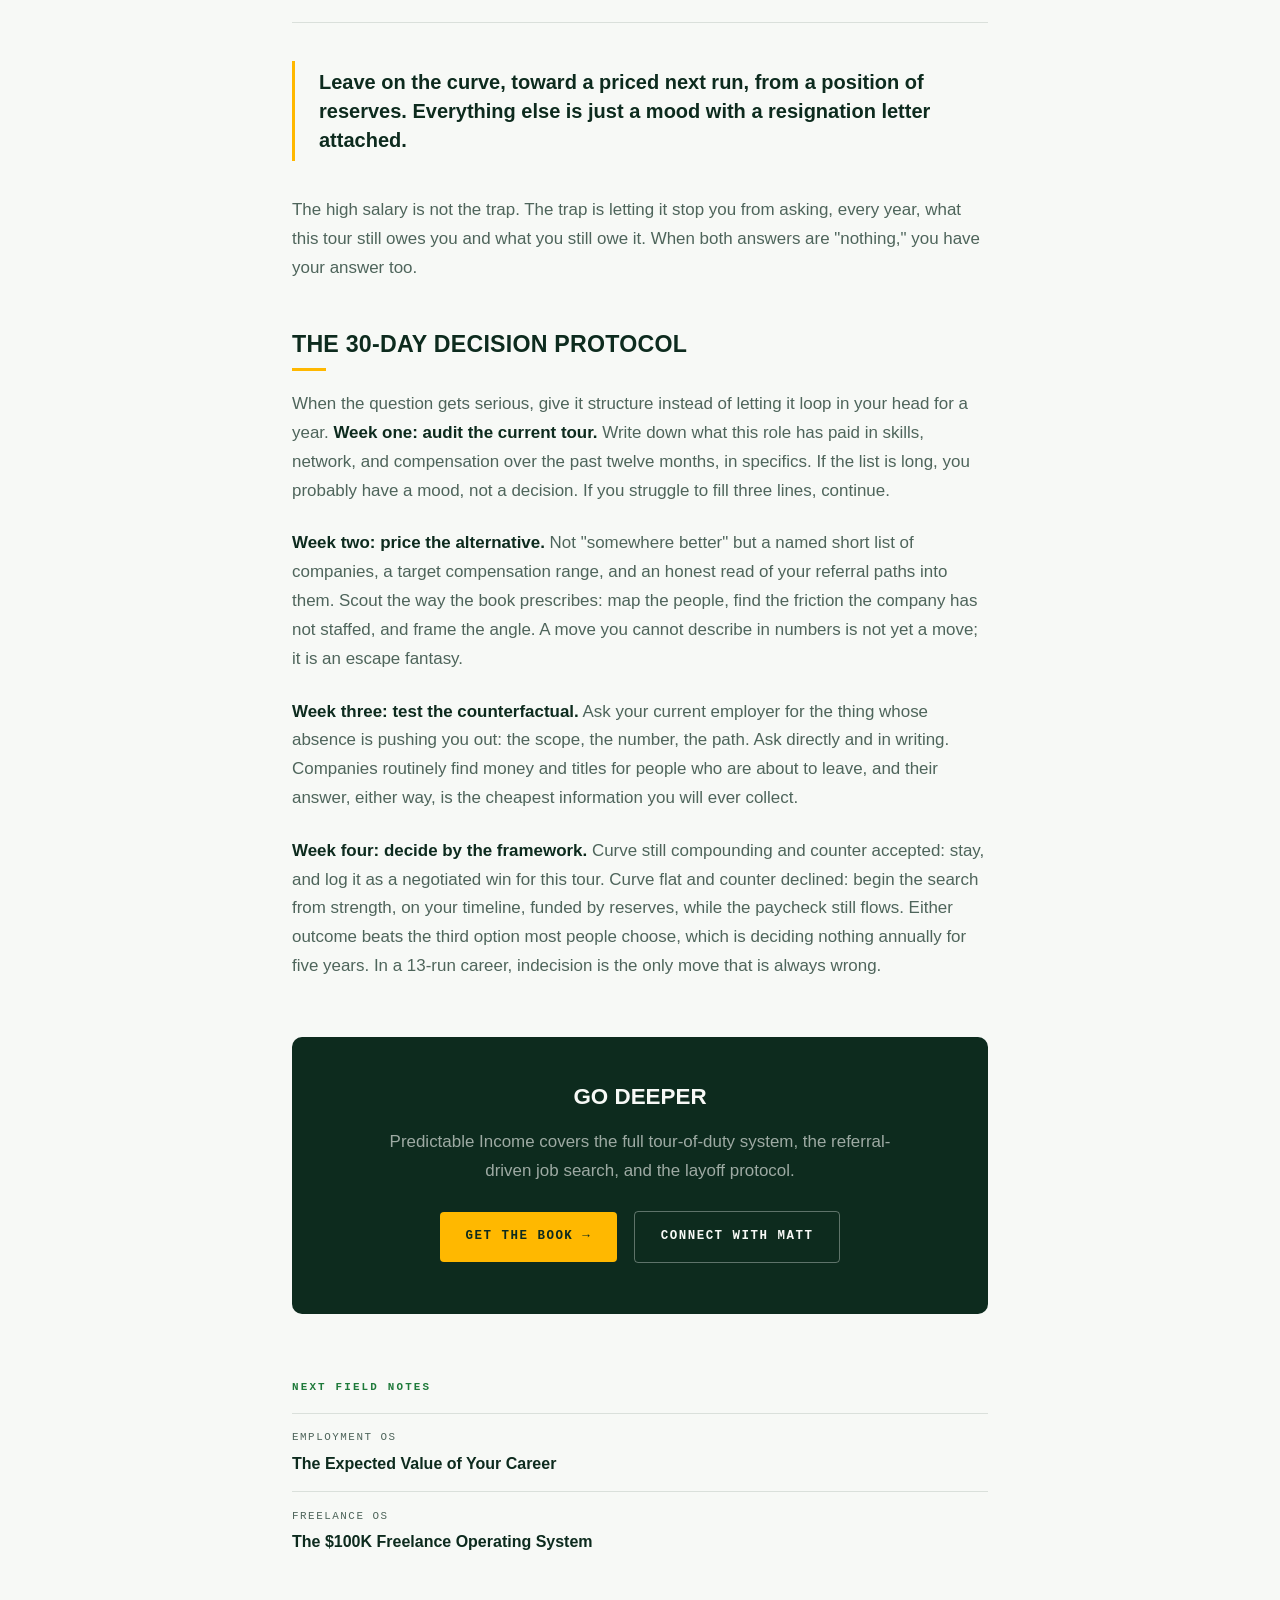
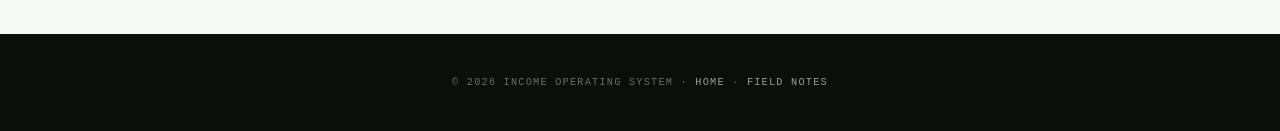
<file: notes/when-should-you-leave-a-high-paying-job.html>
<!DOCTYPE html>
<html lang="en">
<head>
<meta charset="UTF-8">
<meta name="viewport" content="width=device-width, initial-scale=1.0">
<title>When Should You Leave a High-Paying Job? | Field Notes | Income Operating System</title>
<meta name="description" content="A framework for the hardest career call: staying past the value curve versus leaving money on the table. Tour-of-duty logic, exit signals, and a seven-figure cautionary tale.">
<meta property="og:title" content="When Should You Leave a High-Paying Job?">
<meta property="og:description" content="A framework for the hardest career call: staying past the value curve versus leaving money on the table. Tour-of-duty logic, exit signals, and a seven-figure cautionary tale.">
<meta property="og:type" content="article">
<meta property="og:url" content="https://www.incomeoperatingsystem.com/notes/when-should-you-leave-a-high-paying-job.html">
<meta property="og:image" content="https://www.incomeoperatingsystem.com/assets/og-image.png">
<meta name="twitter:card" content="summary_large_image">
<meta name="twitter:image" content="https://www.incomeoperatingsystem.com/assets/og-image.png">
<link rel="canonical" href="https://www.incomeoperatingsystem.com/notes/when-should-you-leave-a-high-paying-job.html">
<script type="application/ld+json">{"@context": "https://schema.org", "@type": "Article", "headline": "When Should You Leave a High-Paying Job?", "url": "https://www.incomeoperatingsystem.com/notes/when-should-you-leave-a-high-paying-job.html", "description": "A framework for the hardest career call: staying past the value curve versus leaving money on the table. Tour-of-duty logic, exit signals, and a seven-figure cautionary tale.", "image": "https://www.incomeoperatingsystem.com/assets/og-image.png", "isPartOf": {"@id": "https://www.incomeoperatingsystem.com/#website"}, "author": {"@type": "Person", "name": "Matt A. Smith", "@id": "https://www.incomeoperatingsystem.com/#matt"}, "articleSection": "Decisions", "datePublished": "2026-08-12", "dateModified": "2026-08-12", "publisher": {"@type": "Person", "name": "Matt A. Smith"}}</script>
<link rel="stylesheet" href="notes.css">
<link rel="icon" href="data:image/svg+xml,%3Csvg xmlns='http://www.w3.org/2000/svg' viewBox='0 0 100 100'%3E%3Ccircle cx='50' cy='50' r='48' fill='%230D2B1E'/%3E%3Cpath d='M50 20 L50 62' stroke='%2363C05B' stroke-width='4'/%3E%3Cpath d='M50 24 L28 58 L48 58 Z' fill='%23F7F9F6'/%3E%3Cpath d='M54 30 L54 58 L70 58 Z' fill='%23F7F9F6'/%3E%3Cpath d='M22 66 Q35 60 50 66 T78 66 L74 76 L26 76 Z' fill='%231E7A3A'/%3E%3C/svg%3E">
</head>
<body>

<nav>
  <div class="nav-inner">
    <a class="logo" href="../index.html">
      <svg viewBox="0 0 100 100" aria-hidden="true"><circle cx="50" cy="50" r="46" fill="none" stroke="#1E7A3A" stroke-width="6" stroke-dasharray="250 40" stroke-linecap="round" transform="rotate(-30 50 50)"/><path d="M28 52 A 24 24 0 0 1 72 52" fill="none" stroke="#FFB800" stroke-width="5"/><path d="M50 20 L50 62" stroke="#63C05B" stroke-width="3.5"/><path d="M48 26 L30 58 L48 58 Z" fill="#F7F9F6"/><path d="M53 32 L53 58 L69 58 Z" fill="#F7F9F6"/><path d="M18 68 Q32 61 50 68 T82 68 L80 74 Q64 80 50 74 T20 74 Z" fill="#1E7A3A"/></svg>
      <span class="logo-word">Income <em>Operating</em> System</span>
    </a>
    <div class="nav-right">
      <a href="index.html">Field Notes</a>
      <a href="../index.html#connect" class="nav-cta">Connect with Matt</a>
    </div>
  </div>
</nav>

<header class="art-hero">
  <div class="wrap">
    <p class="eyebrow">Field Notes · Decisions</p>
    <h1>When Should You Leave a High-Paying Job?</h1>
    <p class="art-meta">By Matt A. Smith <span class="dot">·</span> 7 min read</p>
  </div>
</header>

<article>
  <div class="wrap">
    <p>Years ago, a CEO client offered Matt a full-time Head of Sales role at $200,000 a year. He declined without hesitation. He did not want a boss; he was already independent, running a real business with paying clients. Then the contract ended, the company was acquired by a major tech firm, and the CEO launched a venture fund, bringing that Head of Sales in as a partner. That seat could have been Matt's. Pride made the call, and the cost was <b>seven figures</b>.</p>
    <p>The lesson cuts both ways. Sometimes the expensive mistake is staying too long in a comfortable role. Sometimes it is leaving, or refusing, a role whose full value you have not priced. Either way, the decision deserves better than a gut feeling on a bad Tuesday. It deserves a framework.</p>

    <div class="mission"><span class="m-tag">Mission Brief</span><p>Treat every role as a three-year tour with a target, a timeline, and an outcome. Decide exits by the tour, not the mood.</p></div>

    <h2>First, Locate Yourself in the Tour</h2>
    <p>The Income Operating System treats each job as a three-year run worth roughly $300,000. That frame answers most exit questions before they are asked. <b>Year one</b> develops foundational expertise. <b>Year two</b> builds on progress. <b>Year three</b> maximizes compensation or prepares the next move. If you are eight months in and restless, the tour logic says: you have not finished extracting what this role pays out in skills, relationships, and pattern recognition. A rough quarter or a new manager is weather, not climate.</p>
    <p>But if you are in year four or five and the last compensation review was a shrug, the same logic points the other direction. Thirteen runs make a $4 million career. Every year spent coasting past a role's value curve is a year subtracted from a future run that would have paid more, taught more, and compounded longer.</p>

    <figure>
      <svg viewBox="0 0 700 240" role="img" aria-label="Value curve of a role over time showing growth phase, peak, and decay phase where leaving becomes rational">
        <g font-family="ui-monospace,Menlo,monospace">
          <path d="M60 190 L660 190" stroke="rgba(13,43,30,.25)" stroke-width="1.5"/>
          <path d="M60 190 C 140 185, 180 90, 300 70 C 380 58, 430 62, 480 80 C 540 102, 590 150, 650 178" fill="none" stroke="#1E7A3A" stroke-width="3"/>
          <circle cx="300" cy="70" r="5" fill="#FFB800"/>
          <line x1="300" y1="70" x2="300" y2="190" stroke="rgba(255,184,0,.5)" stroke-width="1.5" stroke-dasharray="4 4"/>
          <line x1="480" y1="80" x2="480" y2="190" stroke="rgba(13,43,30,.25)" stroke-width="1.5" stroke-dasharray="4 4"/>
          <text x="150" y="220" fill="rgba(13,43,30,.6)" font-size="10" text-anchor="middle">YR 1 · LEARN</text>
          <text x="390" y="220" fill="rgba(13,43,30,.6)" font-size="10" text-anchor="middle">YR 2–3 · EARN &amp; LEVERAGE</text>
          <text x="580" y="220" fill="rgba(13,43,30,.6)" font-size="10" text-anchor="middle">YR 4+ · DECAY RISK</text>
          <text x="300" y="48" fill="#B78400" font-size="10" font-weight="700" text-anchor="middle">SKILL GROWTH PEAKS</text>
          <text x="565" y="135" fill="#0D2B1E" font-size="10" font-weight="700" text-anchor="middle">EXIT WINDOW</text>
          <text x="350" y="26" fill="#0D2B1E" font-size="14" font-weight="700" text-anchor="middle" letter-spacing="2">THE ROLE VALUE CURVE</text>
        </g>
      </svg>
      <figcaption>Roles pay in skills first, money second. Leave on the curve, not off a cliff.</figcaption>
    </figure>

    <h2>The Stay Signals</h2>
    <p>High compensation is a reason to scrutinize an exit, not a reason to avoid one. But some things a good role provides are genuinely hard to replace, and the book is blunt about them. A job is downside protection: steady cash flow, healthcare, paid time off, retirement matching. It is paid access to execution, where mistakes are subsidized by the company instead of your savings. And it places you in rooms you were paid to be in, where colleagues and customers become future clients, partners, and deal flow. Matt's seven-figure miss was exactly this: he priced the salary and ignored the access.</p>
    <p>Stay when the role is still compounding: your skills are appreciating, your network is widening, your compensation reviews respond to negotiation, and the company's trajectory adds to your resume by itself. A high salary plus a rising curve is the best asset in your portfolio. Do not sell it because the work got hard for a quarter.</p>

    <h2>The Go Signals</h2>
    <p>Leave, or start preparing to, when the curve flips:</p>
    <ul>
      <li><b>Compensation stopped responding.</b> You countered at review time (as you always should) and the answer was no with no path attached. The market pays for your growth; your employer pays for your history.</li>
      <li><b>Skill growth flatlined.</b> You could do this job asleep. Pattern recognition is the real salary of a role's early years; when it stops accruing, the role is quietly underpaying you regardless of the number.</li>
      <li><b>Your concentration risk is rising.</b> The company is wobbling, the org is shrinking, and your income is 100% dependent on it. An exit you choose beats an exit chosen for you.</li>
      <li><b>The next run is priced.</b> Not "I'm frustrated" but "I have a specific role, a specific number, and a referral path into it." Operators leave toward something, from readiness, never from urgency.</li>
    </ul>

    <h2>Never Leave From Zero</h2>
    <p>The strongest exit is built long before the resignation. Run the system: keep the day job while a freelance engine proves you can create income outside a paycheck, and let the wealth waterfall build reserves that turn a scary decision into an arithmetic one. A professional with six months of burn rate banked and a $2,000-a-month side engine negotiates a departure like an investor rebalancing, not a gambler going all in.</p>
    <p>And if the decision gets made for you, work the layoff protocol: gather your documents and performance records, protect your cash, and negotiate before walking out. The median tech severance is roughly eight weeks, and many people get less simply because they accept the first offer. Matt turned a two-week severance into three months with one well-argued email. We do not get what we deserve; we get what we ask for.</p>

    <div class="stat-strip">
      <div class="stat"><div class="num">3 yrs</div><div class="lab">Standard tour length</div></div>
      <div class="stat"><div class="num">$300K</div><div class="lab">Value per tour</div></div>
      <div class="stat"><div class="num">13</div><div class="lab">Tours in a career</div></div>
      <div class="stat"><div class="num"><span class="u">8 wks</span></div><div class="lab">Median severance, negotiable</div></div>
    </div>

    <div class="pull">Leave on the curve, toward a priced next run, from a position of reserves. Everything else is just a mood with a resignation letter attached.</div>

    <p>The high salary is not the trap. The trap is letting it stop you from asking, every year, what this tour still owes you and what you still owe it. When both answers are "nothing," you have your answer too.</p>

    <h2>The 30-Day Decision Protocol</h2>
    <p>When the question gets serious, give it structure instead of letting it loop in your head for a year. <b>Week one: audit the current tour.</b> Write down what this role has paid in skills, network, and compensation over the past twelve months, in specifics. If the list is long, you probably have a mood, not a decision. If you struggle to fill three lines, continue.</p>
    <p><b>Week two: price the alternative.</b> Not "somewhere better" but a named short list of companies, a target compensation range, and an honest read of your referral paths into them. Scout the way the book prescribes: map the people, find the friction the company has not staffed, and frame the angle. A move you cannot describe in numbers is not yet a move; it is an escape fantasy.</p>
    <p><b>Week three: test the counterfactual.</b> Ask your current employer for the thing whose absence is pushing you out: the scope, the number, the path. Ask directly and in writing. Companies routinely find money and titles for people who are about to leave, and their answer, either way, is the cheapest information you will ever collect.</p>
    <p><b>Week four: decide by the framework.</b> Curve still compounding and counter accepted: stay, and log it as a negotiated win for this tour. Curve flat and counter declined: begin the search from strength, on your timeline, funded by reserves, while the paycheck still flows. Either outcome beats the third option most people choose, which is deciding nothing annually for five years. In a 13-run career, indecision is the only move that is always wrong.</p>

    <div class="cta-block">
      <h3>Go Deeper</h3>
      <p>Predictable Income covers the full tour-of-duty system, the referral-driven job search, and the layoff protocol.</p>
      <a class="btn btn-gold" href="https://www.amazon.com/Predictable-Income-Practical-Building-Dependent/dp/0984380299/" target="_blank" rel="noopener">Get the Book →</a>
      <a class="btn btn-ghost" href="../index.html#connect">Connect with Matt</a>
    </div>
  </div>
</article>

<div class="next-notes">
  <h4>Next Field Notes</h4>
  <a href="the-expected-value-of-your-career.html"><span>Employment OS</span>The Expected Value of Your Career</a>
  <a href="the-100k-freelance-operating-system.html"><span>Freelance OS</span>The $100K Freelance Operating System</a>
</div>

<footer>
  <p class="foot-line">© 2026 INCOME OPERATING SYSTEM · <a href="../index.html">HOME</a> · <a href="index.html">FIELD NOTES</a></p>
</footer>

</body>
</html>
</file>
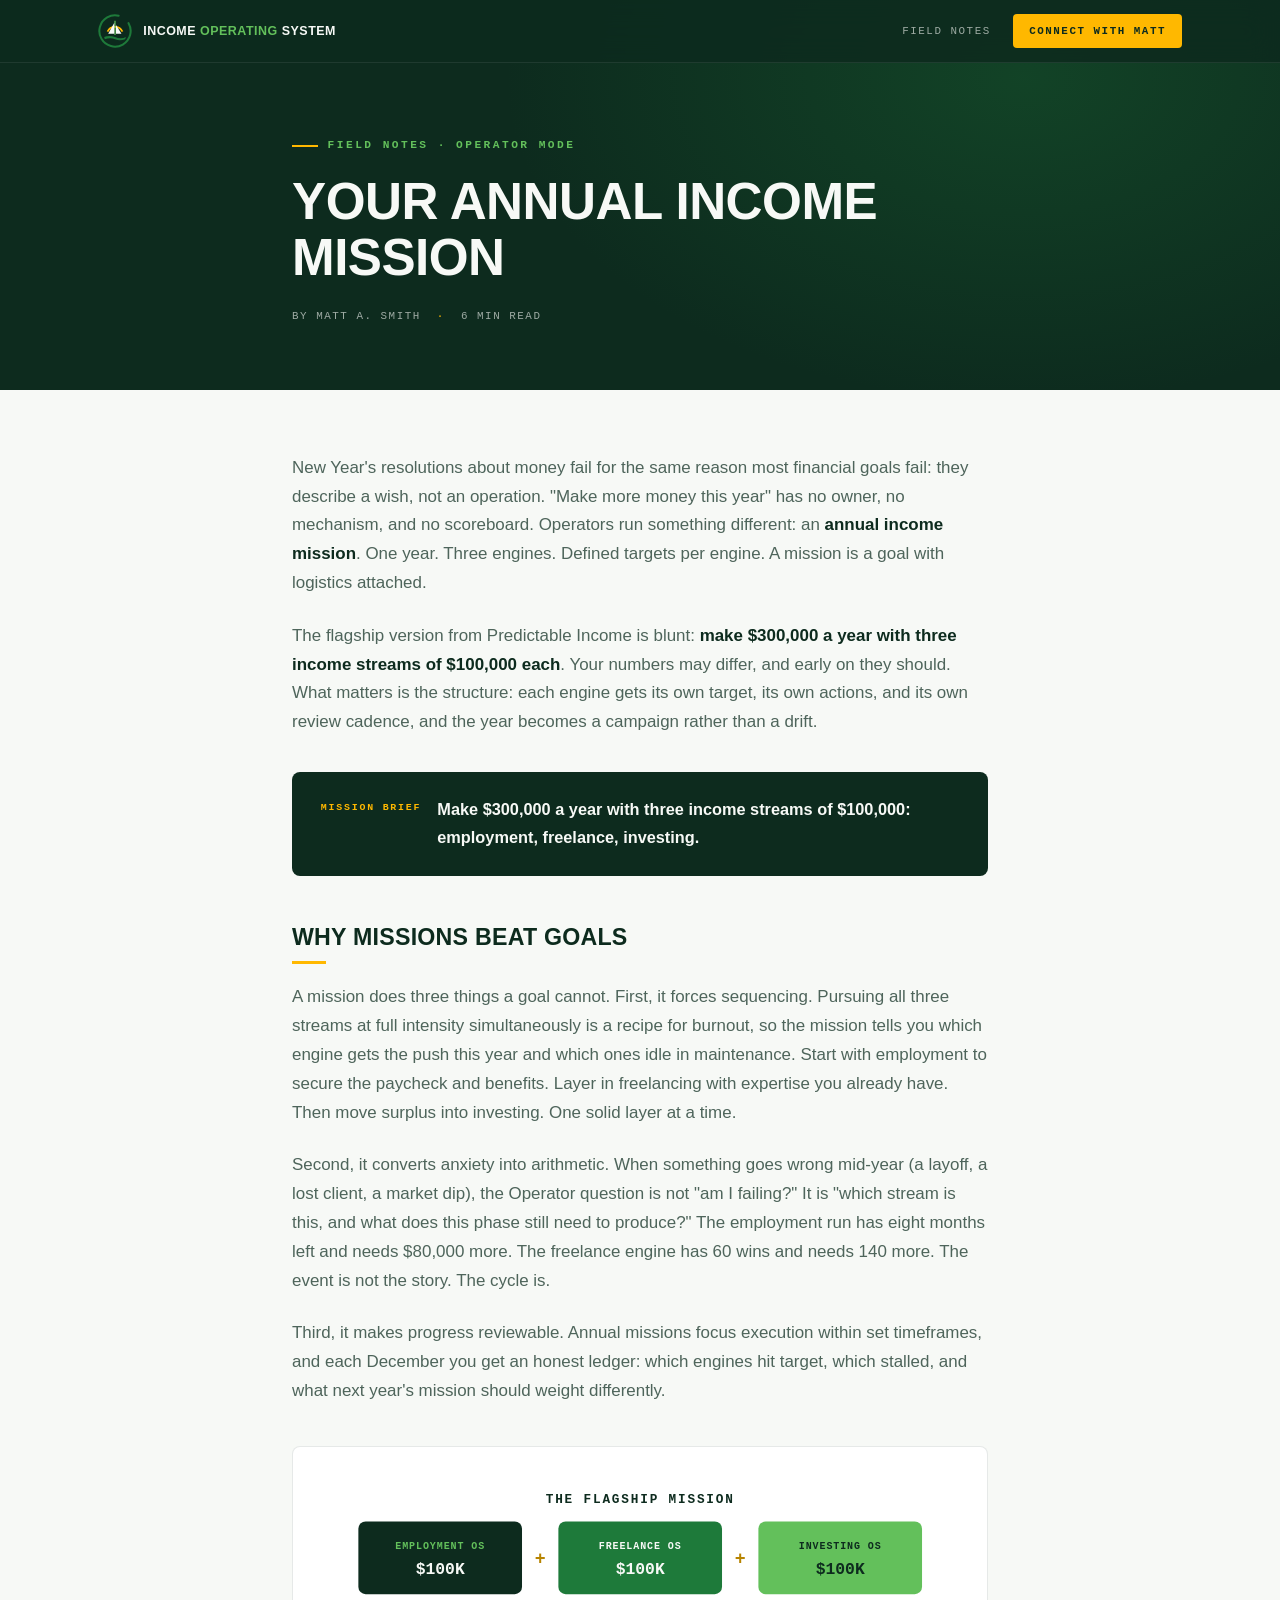
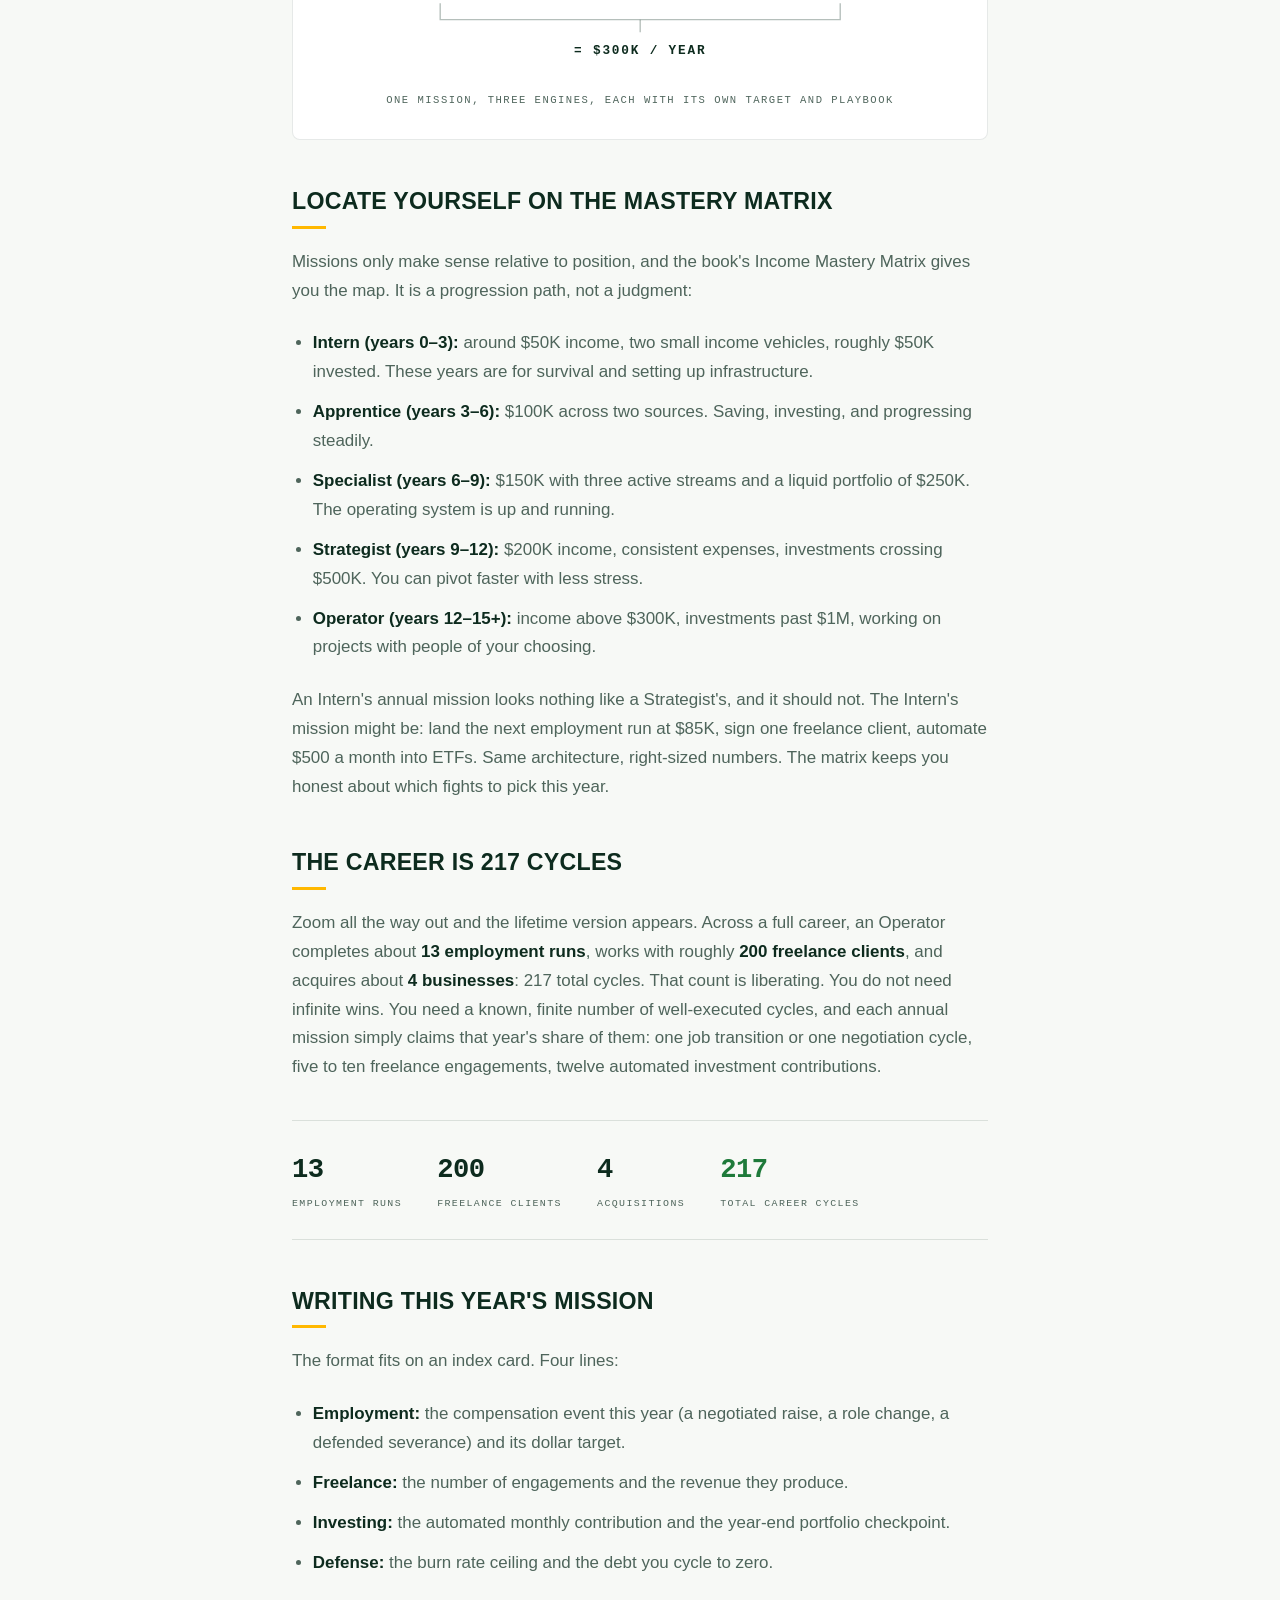
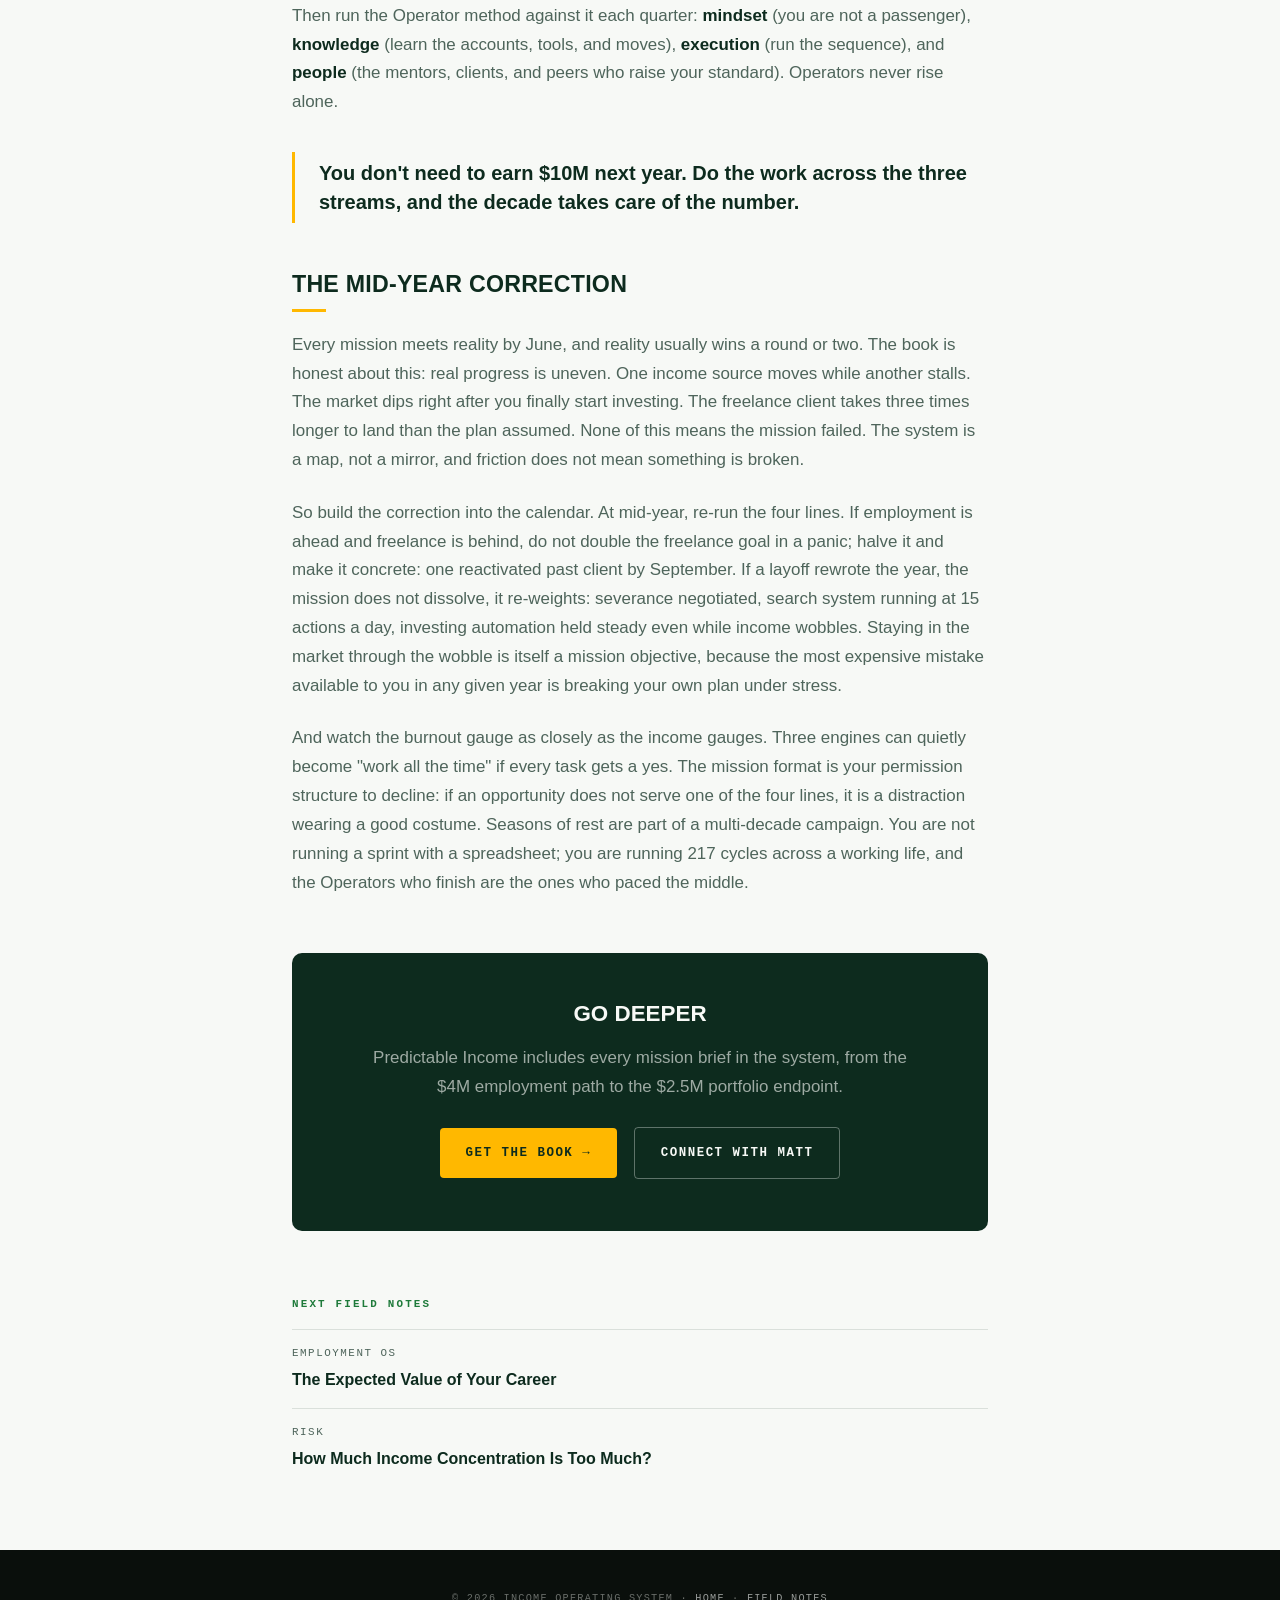
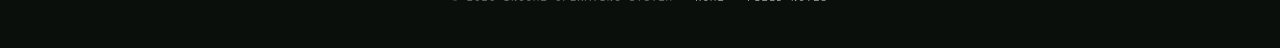
<file: notes/your-annual-income-mission.html>
<!DOCTYPE html>
<html lang="en">
<head>
<meta charset="UTF-8">
<meta name="viewport" content="width=device-width, initial-scale=1.0">
<title>Your Annual Income Mission | Field Notes | Income Operating System</title>
<meta name="description" content="Goals drift. Missions execute. How Operators set one annual income mission across three engines, and the mastery matrix that turns a career into a campaign.">
<meta property="og:title" content="Your Annual Income Mission">
<meta property="og:description" content="Goals drift. Missions execute. How Operators set one annual income mission across three engines, and the mastery matrix that turns a career into a campaign.">
<meta property="og:type" content="article">
<meta property="og:url" content="https://www.incomeoperatingsystem.com/notes/your-annual-income-mission.html">
<meta property="og:image" content="https://www.incomeoperatingsystem.com/assets/og-image.png">
<meta name="twitter:card" content="summary_large_image">
<meta name="twitter:image" content="https://www.incomeoperatingsystem.com/assets/og-image.png">
<link rel="canonical" href="https://www.incomeoperatingsystem.com/notes/your-annual-income-mission.html">
<script type="application/ld+json">{"@context": "https://schema.org", "@type": "Article", "headline": "Your Annual Income Mission", "url": "https://www.incomeoperatingsystem.com/notes/your-annual-income-mission.html", "description": "Goals drift. Missions execute. How Operators set one annual income mission across three engines, and the mastery matrix that turns a career into a campaign.", "image": "https://www.incomeoperatingsystem.com/assets/og-image.png", "isPartOf": {"@id": "https://www.incomeoperatingsystem.com/#website"}, "author": {"@type": "Person", "name": "Matt A. Smith", "@id": "https://www.incomeoperatingsystem.com/#matt"}, "articleSection": "Operator Mode", "datePublished": "2026-08-12", "dateModified": "2026-08-12", "publisher": {"@type": "Person", "name": "Matt A. Smith"}}</script>
<link rel="stylesheet" href="notes.css">
<link rel="icon" href="data:image/svg+xml,%3Csvg xmlns='http://www.w3.org/2000/svg' viewBox='0 0 100 100'%3E%3Ccircle cx='50' cy='50' r='48' fill='%230D2B1E'/%3E%3Cpath d='M50 20 L50 62' stroke='%2363C05B' stroke-width='4'/%3E%3Cpath d='M50 24 L28 58 L48 58 Z' fill='%23F7F9F6'/%3E%3Cpath d='M54 30 L54 58 L70 58 Z' fill='%23F7F9F6'/%3E%3Cpath d='M22 66 Q35 60 50 66 T78 66 L74 76 L26 76 Z' fill='%231E7A3A'/%3E%3C/svg%3E">
</head>
<body>

<nav>
  <div class="nav-inner">
    <a class="logo" href="../index.html">
      <svg viewBox="0 0 100 100" aria-hidden="true"><circle cx="50" cy="50" r="46" fill="none" stroke="#1E7A3A" stroke-width="6" stroke-dasharray="250 40" stroke-linecap="round" transform="rotate(-30 50 50)"/><path d="M28 52 A 24 24 0 0 1 72 52" fill="none" stroke="#FFB800" stroke-width="5"/><path d="M50 20 L50 62" stroke="#63C05B" stroke-width="3.5"/><path d="M48 26 L30 58 L48 58 Z" fill="#F7F9F6"/><path d="M53 32 L53 58 L69 58 Z" fill="#F7F9F6"/><path d="M18 68 Q32 61 50 68 T82 68 L80 74 Q64 80 50 74 T20 74 Z" fill="#1E7A3A"/></svg>
      <span class="logo-word">Income <em>Operating</em> System</span>
    </a>
    <div class="nav-right">
      <a href="index.html">Field Notes</a>
      <a href="../index.html#connect" class="nav-cta">Connect with Matt</a>
    </div>
  </div>
</nav>

<header class="art-hero">
  <div class="wrap">
    <p class="eyebrow">Field Notes · Operator Mode</p>
    <h1>Your Annual Income Mission</h1>
    <p class="art-meta">By Matt A. Smith <span class="dot">·</span> 6 min read</p>
  </div>
</header>

<article>
  <div class="wrap">
    <p>New Year's resolutions about money fail for the same reason most financial goals fail: they describe a wish, not an operation. "Make more money this year" has no owner, no mechanism, and no scoreboard. Operators run something different: an <b>annual income mission</b>. One year. Three engines. Defined targets per engine. A mission is a goal with logistics attached.</p>
    <p>The flagship version from Predictable Income is blunt: <b>make $300,000 a year with three income streams of $100,000 each</b>. Your numbers may differ, and early on they should. What matters is the structure: each engine gets its own target, its own actions, and its own review cadence, and the year becomes a campaign rather than a drift.</p>

    <div class="mission"><span class="m-tag">Mission Brief</span><p>Make $300,000 a year with three income streams of $100,000: employment, freelance, investing.</p></div>

    <h2>Why Missions Beat Goals</h2>
    <p>A mission does three things a goal cannot. First, it forces sequencing. Pursuing all three streams at full intensity simultaneously is a recipe for burnout, so the mission tells you which engine gets the push this year and which ones idle in maintenance. Start with employment to secure the paycheck and benefits. Layer in freelancing with expertise you already have. Then move surplus into investing. One solid layer at a time.</p>
    <p>Second, it converts anxiety into arithmetic. When something goes wrong mid-year (a layoff, a lost client, a market dip), the Operator question is not "am I failing?" It is "which stream is this, and what does this phase still need to produce?" The employment run has eight months left and needs $80,000 more. The freelance engine has 60 wins and needs 140 more. The event is not the story. The cycle is.</p>
    <p>Third, it makes progress reviewable. Annual missions focus execution within set timeframes, and each December you get an honest ledger: which engines hit target, which stalled, and what next year's mission should weight differently.</p>

    <figure>
      <svg viewBox="0 0 700 210" role="img" aria-label="Three engine targets adding to a three hundred thousand dollar annual mission">
        <g font-family="ui-monospace,Menlo,monospace" text-anchor="middle">
          <rect x="40"  y="50" width="180" height="80" rx="8" fill="#0D2B1E"/>
          <text x="130" y="80" fill="#63C05B" font-size="11" font-weight="700" letter-spacing="1">EMPLOYMENT OS</text>
          <text x="130" y="108" fill="#F7F9F6" font-size="18" font-weight="700">$100K</text>
          <rect x="260" y="50" width="180" height="80" rx="8" fill="#1E7A3A"/>
          <text x="350" y="80" fill="#F7F9F6" font-size="11" font-weight="700" letter-spacing="1">FREELANCE OS</text>
          <text x="350" y="108" fill="#F7F9F6" font-size="18" font-weight="700">$100K</text>
          <rect x="480" y="50" width="180" height="80" rx="8" fill="#63C05B"/>
          <text x="570" y="80" fill="#0D2B1E" font-size="11" font-weight="700" letter-spacing="1">INVESTING OS</text>
          <text x="570" y="108" fill="#0D2B1E" font-size="18" font-weight="700">$100K</text>
          <text x="240" y="97" fill="#B78400" font-size="20" font-weight="700">+</text>
          <text x="460" y="97" fill="#B78400" font-size="20" font-weight="700">+</text>
          <text x="350" y="30" fill="#0D2B1E" font-size="14" font-weight="700" letter-spacing="2">THE FLAGSHIP MISSION</text>
          <path d="M130 140 L130 158 L570 158 L570 140" fill="none" stroke="rgba(13,43,30,.3)" stroke-width="1.5"/>
          <path d="M350 158 L350 172" stroke="rgba(13,43,30,.3)" stroke-width="1.5"/>
          <text x="350" y="196" fill="#0D2B1E" font-size="14" font-weight="700" letter-spacing="2">= $300K / YEAR</text>
        </g>
      </svg>
      <figcaption>One mission, three engines, each with its own target and playbook</figcaption>
    </figure>

    <h2>Locate Yourself on the Mastery Matrix</h2>
    <p>Missions only make sense relative to position, and the book's Income Mastery Matrix gives you the map. It is a progression path, not a judgment:</p>
    <ul>
      <li><b>Intern (years 0–3):</b> around $50K income, two small income vehicles, roughly $50K invested. These years are for survival and setting up infrastructure.</li>
      <li><b>Apprentice (years 3–6):</b> $100K across two sources. Saving, investing, and progressing steadily.</li>
      <li><b>Specialist (years 6–9):</b> $150K with three active streams and a liquid portfolio of $250K. The operating system is up and running.</li>
      <li><b>Strategist (years 9–12):</b> $200K income, consistent expenses, investments crossing $500K. You can pivot faster with less stress.</li>
      <li><b>Operator (years 12–15+):</b> income above $300K, investments past $1M, working on projects with people of your choosing.</li>
    </ul>
    <p>An Intern's annual mission looks nothing like a Strategist's, and it should not. The Intern's mission might be: land the next employment run at $85K, sign one freelance client, automate $500 a month into ETFs. Same architecture, right-sized numbers. The matrix keeps you honest about which fights to pick this year.</p>

    <h2>The Career Is 217 Cycles</h2>
    <p>Zoom all the way out and the lifetime version appears. Across a full career, an Operator completes about <b>13 employment runs</b>, works with roughly <b>200 freelance clients</b>, and acquires about <b>4 businesses</b>: 217 total cycles. That count is liberating. You do not need infinite wins. You need a known, finite number of well-executed cycles, and each annual mission simply claims that year's share of them: one job transition or one negotiation cycle, five to ten freelance engagements, twelve automated investment contributions.</p>

    <div class="stat-strip">
      <div class="stat"><div class="num">13</div><div class="lab">Employment runs</div></div>
      <div class="stat"><div class="num">200</div><div class="lab">Freelance clients</div></div>
      <div class="stat"><div class="num">4</div><div class="lab">Acquisitions</div></div>
      <div class="stat"><div class="num"><span class="u">217</span></div><div class="lab">Total career cycles</div></div>
    </div>

    <h2>Writing This Year's Mission</h2>
    <p>The format fits on an index card. Four lines:</p>
    <ul>
      <li><b>Employment:</b> the compensation event this year (a negotiated raise, a role change, a defended severance) and its dollar target.</li>
      <li><b>Freelance:</b> the number of engagements and the revenue they produce.</li>
      <li><b>Investing:</b> the automated monthly contribution and the year-end portfolio checkpoint.</li>
      <li><b>Defense:</b> the burn rate ceiling and the debt you cycle to zero.</li>
    </ul>
    <p>Then run the Operator method against it each quarter: <b>mindset</b> (you are not a passenger), <b>knowledge</b> (learn the accounts, tools, and moves), <b>execution</b> (run the sequence), and <b>people</b> (the mentors, clients, and peers who raise your standard). Operators never rise alone.</p>

    <div class="pull">You don't need to earn $10M next year. Do the work across the three streams, and the decade takes care of the number.</div>

    <h2>The Mid-Year Correction</h2>
    <p>Every mission meets reality by June, and reality usually wins a round or two. The book is honest about this: real progress is uneven. One income source moves while another stalls. The market dips right after you finally start investing. The freelance client takes three times longer to land than the plan assumed. None of this means the mission failed. The system is a map, not a mirror, and friction does not mean something is broken.</p>
    <p>So build the correction into the calendar. At mid-year, re-run the four lines. If employment is ahead and freelance is behind, do not double the freelance goal in a panic; halve it and make it concrete: one reactivated past client by September. If a layoff rewrote the year, the mission does not dissolve, it re-weights: severance negotiated, search system running at 15 actions a day, investing automation held steady even while income wobbles. Staying in the market through the wobble is itself a mission objective, because the most expensive mistake available to you in any given year is breaking your own plan under stress.</p>
    <p>And watch the burnout gauge as closely as the income gauges. Three engines can quietly become "work all the time" if every task gets a yes. The mission format is your permission structure to decline: if an opportunity does not serve one of the four lines, it is a distraction wearing a good costume. Seasons of rest are part of a multi-decade campaign. You are not running a sprint with a spreadsheet; you are running 217 cycles across a working life, and the Operators who finish are the ones who paced the middle.</p>

    <div class="cta-block">
      <h3>Go Deeper</h3>
      <p>Predictable Income includes every mission brief in the system, from the $4M employment path to the $2.5M portfolio endpoint.</p>
      <a class="btn btn-gold" href="https://www.amazon.com/Predictable-Income-Practical-Building-Dependent/dp/0984380299/" target="_blank" rel="noopener">Get the Book →</a>
      <a class="btn btn-ghost" href="../index.html#connect">Connect with Matt</a>
    </div>
  </div>
</article>

<div class="next-notes">
  <h4>Next Field Notes</h4>
  <a href="the-expected-value-of-your-career.html"><span>Employment OS</span>The Expected Value of Your Career</a>
  <a href="how-much-income-concentration-is-too-much.html"><span>Risk</span>How Much Income Concentration Is Too Much?</a>
</div>

<footer>
  <p class="foot-line">© 2026 INCOME OPERATING SYSTEM · <a href="../index.html">HOME</a> · <a href="index.html">FIELD NOTES</a></p>
</footer>

</body>
</html>
</file>
<file: notes/notes.css>
:root{
  --ink:#0D2B1E;--green:#1E7A3A;--bright:#63C05B;--gold:#FFB800;--paper:#F7F9F6;--white:#FFFFFF;--black:#0A0F0C;
  --ink-70:rgba(13,43,30,.72);--paper-60:rgba(247,249,246,.62);
  --font:"Inter","SF Pro Display","Helvetica Neue",Arial,sans-serif;
  --mono:"SF Mono","IBM Plex Mono",ui-monospace,Menlo,monospace;
}
*{margin:0;padding:0;box-sizing:border-box}
html{scroll-behavior:smooth}
body{font-family:var(--font);background:var(--paper);color:var(--ink);line-height:1.7;-webkit-font-smoothing:antialiased;overflow-x:hidden}
img,svg{max-width:100%}
a{color:inherit}

nav{position:fixed;top:0;left:0;right:0;z-index:100;background:rgba(13,43,30,.88);backdrop-filter:blur(14px);-webkit-backdrop-filter:blur(14px);border-bottom:1px solid rgba(247,249,246,.08)}
.nav-inner{max-width:1180px;margin:0 auto;padding:.85rem clamp(1.25rem,4vw,3rem);display:flex;align-items:center;justify-content:space-between;gap:1rem}
.logo{display:flex;align-items:center;gap:.7rem;text-decoration:none;color:var(--paper)}
.logo svg{width:34px;height:34px;flex:none}
.logo-word{font-weight:800;font-size:.78rem;line-height:1.15;text-transform:uppercase;letter-spacing:.04em}
.logo-word em{font-style:normal;color:var(--bright)}
.nav-right{display:flex;gap:1.4rem;align-items:center}
.nav-right a{font-family:var(--mono);font-size:.68rem;letter-spacing:.14em;text-transform:uppercase;text-decoration:none;color:var(--paper-60);transition:color .15s}
.nav-right a:hover{color:var(--bright)}
.nav-cta{background:var(--gold);color:var(--ink)!important;padding:.5rem 1rem;border-radius:4px;font-weight:700}

.art-hero{background:var(--ink);color:var(--paper);padding:8.5rem 0 4rem;position:relative;overflow:hidden}
.art-hero::before{content:"";position:absolute;inset:0;background:radial-gradient(ellipse 800px 500px at 80% 20%,rgba(30,122,58,.3),transparent 65%)}
.wrap{max-width:760px;margin:0 auto;padding:0 clamp(1.25rem,4vw,2rem);position:relative;z-index:2}
.wrap-wide{max-width:1180px;margin:0 auto;padding:0 clamp(1.25rem,4vw,3rem);position:relative;z-index:2}
.eyebrow{font-family:var(--mono);font-size:.7rem;letter-spacing:.22em;text-transform:uppercase;font-weight:600;color:var(--bright);display:flex;align-items:center;gap:.6rem;margin-bottom:1.2rem}
.eyebrow::before{content:"";width:26px;height:2px;background:var(--gold);display:inline-block}
h1{font-weight:800;letter-spacing:-.01em;line-height:1.08;text-transform:uppercase;font-size:clamp(2rem,5vw,3.2rem)}
.art-meta{margin-top:1.4rem;font-family:var(--mono);font-size:.68rem;letter-spacing:.14em;text-transform:uppercase;color:var(--paper-60)}
.art-meta .dot{color:var(--gold);margin:0 .5rem}

article{padding:4rem 0 2rem}
article p{margin-bottom:1.5rem;font-size:1.06rem;color:var(--ink-70)}
article p b,article p strong{color:var(--ink)}
article h2{font-weight:800;text-transform:uppercase;letter-spacing:.01em;font-size:1.45rem;margin:3rem 0 1.2rem;line-height:1.2}
article h2::after{content:"";display:block;width:34px;height:3px;background:var(--gold);margin-top:.6rem}
.pull{border-left:3px solid var(--gold);padding:.4rem 0 .4rem 1.5rem;margin:2.2rem 0;font-size:1.25rem;font-weight:700;line-height:1.45;color:var(--ink)}
.mission{background:var(--ink);color:var(--paper);border-radius:8px;padding:1.5rem 1.8rem;margin:2.2rem 0;display:flex;gap:1rem;align-items:flex-start}
.mission .m-tag{font-family:var(--mono);font-size:.62rem;letter-spacing:.18em;color:var(--gold);text-transform:uppercase;white-space:nowrap;font-weight:700;margin-top:.25rem}
.mission p{margin:0;color:var(--paper);font-weight:600;font-size:1.02rem}
figure{margin:2.5rem 0;background:var(--white);border:1px solid rgba(13,43,30,.1);border-radius:8px;padding:1.8rem;overflow-x:auto}
figure figcaption{font-family:var(--mono);font-size:.66rem;letter-spacing:.14em;text-transform:uppercase;color:var(--ink-70);margin-top:1.1rem;text-align:center}
.stat-strip{display:flex;gap:2.2rem;flex-wrap:wrap;margin:2.4rem 0;padding:1.6rem 0;border-top:1px solid rgba(13,43,30,.12);border-bottom:1px solid rgba(13,43,30,.12)}
.stat .num{font-family:var(--mono);font-weight:700;font-size:1.7rem;letter-spacing:-.02em;color:var(--ink)}
.stat .num .u{color:var(--green)}
.stat .lab{font-family:var(--mono);font-size:.62rem;letter-spacing:.14em;text-transform:uppercase;color:var(--ink-70);margin-top:.2rem}
article ul,article ol{margin:0 0 1.5rem 1.3rem;color:var(--ink-70);font-size:1.06rem}
article li{margin-bottom:.7rem}
article li b{color:var(--ink)}

.cta-block{background:var(--ink);color:var(--paper);border-radius:10px;padding:2.6rem;margin:3.5rem 0 2rem;text-align:center}
.cta-block h3{font-weight:800;text-transform:uppercase;font-size:1.4rem;margin-bottom:.7rem}
.cta-block p{color:var(--paper-60);max-width:34rem;margin:0 auto 1.6rem}
.btn{display:inline-flex;align-items:center;gap:.55rem;font-family:var(--mono);font-size:.78rem;font-weight:600;letter-spacing:.12em;text-transform:uppercase;text-decoration:none;padding:.9rem 1.6rem;border-radius:4px;transition:transform .18s ease;cursor:pointer;border:none;margin:0 .4rem .6rem}
.btn:hover{transform:translateY(-2px)}
.btn-gold{background:var(--gold);color:var(--ink)}
.btn-ghost{background:transparent;color:var(--paper);border:1px solid rgba(247,249,246,.35)}
.btn-ghost:hover{border-color:var(--bright);color:var(--bright)}

.next-notes{max-width:760px;margin:0 auto;padding:0 clamp(1.25rem,4vw,2rem) 4rem}
.next-notes h4{font-family:var(--mono);font-size:.68rem;letter-spacing:.2em;text-transform:uppercase;color:var(--green);margin-bottom:1rem}
.next-notes a{display:block;text-decoration:none;padding:.9rem 0;border-top:1px solid rgba(13,43,30,.12);font-weight:700;color:var(--ink);transition:color .15s}
.next-notes a:hover{color:var(--green)}
.next-notes a span{font-family:var(--mono);font-weight:400;font-size:.68rem;letter-spacing:.14em;text-transform:uppercase;color:var(--ink-70);display:block;margin-bottom:.2rem}

footer{background:var(--black);color:var(--paper);padding:2.5rem 0;text-align:center}
footer .foot-line{font-family:var(--mono);font-size:.64rem;letter-spacing:.12em;color:rgba(247,249,246,.4)}
footer a{color:rgba(247,249,246,.6);text-decoration:none}
footer a:hover{color:var(--gold)}

/* notes index */
.cards{display:grid;grid-template-columns:repeat(3,1fr);gap:1.3rem;margin:3rem 0 4rem}
.note-card{background:var(--white);border:1px solid rgba(13,43,30,.1);border-radius:8px;padding:1.8rem;text-decoration:none;display:flex;flex-direction:column;gap:.9rem;transition:transform .22s ease,box-shadow .22s ease;min-height:200px}
.note-card:hover{transform:translateY(-5px);box-shadow:0 16px 38px rgba(13,43,30,.12)}
.note-card .nc-tag{font-family:var(--mono);font-size:.62rem;letter-spacing:.18em;text-transform:uppercase;color:var(--green);font-weight:700}
.note-card h3{font-size:1.12rem;line-height:1.3;flex:1;color:var(--ink)}
.note-card .nc-sum{font-size:.88rem;color:var(--ink-70);flex:2}
.note-card .nc-more{font-family:var(--mono);font-size:.66rem;letter-spacing:.12em;color:var(--ink-70)}
.note-card:hover .nc-more{color:var(--gold)}

.reveal{opacity:0;transform:translateY(24px);transition:opacity .7s ease,transform .7s ease}
.reveal.in{opacity:1;transform:none}
@media (prefers-reduced-motion:reduce){.reveal{opacity:1;transform:none;transition:none}}
@media (max-width:900px){.cards{grid-template-columns:1fr 1fr}}
@media (max-width:600px){.cards{grid-template-columns:1fr}.stat-strip{gap:1.4rem}.mission{flex-direction:column;gap:.5rem}}
</file>
